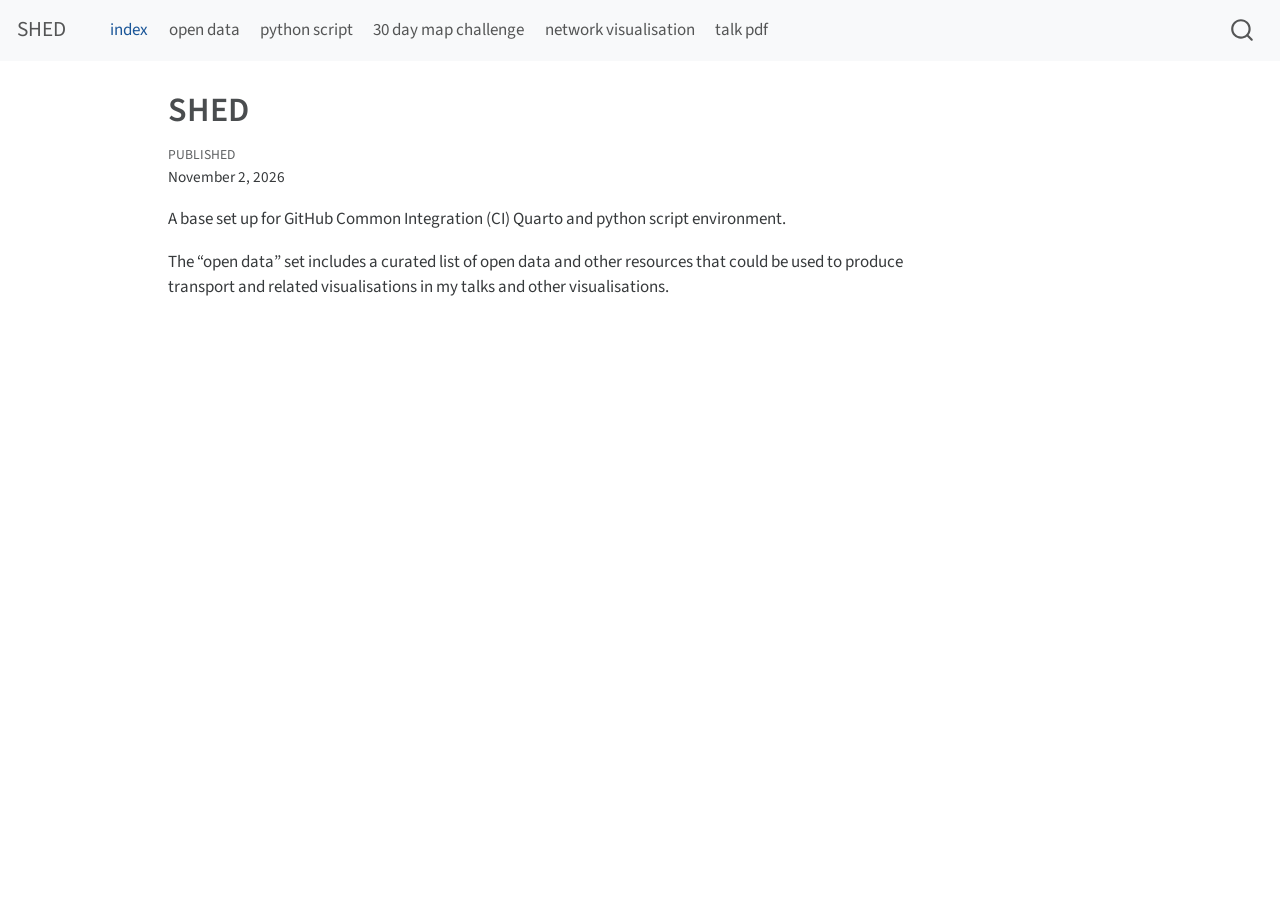
<file: index.html>
<!DOCTYPE html>
<html xmlns="http://www.w3.org/1999/xhtml" lang="en" xml:lang="en"><head>

<meta charset="utf-8">
<meta name="generator" content="quarto-1.3.340">

<meta name="viewport" content="width=device-width, initial-scale=1.0, user-scalable=yes">

<meta name="dcterms.date" content="2026-11-02">

<title>SHED</title>
<style>
code{white-space: pre-wrap;}
span.smallcaps{font-variant: small-caps;}
div.columns{display: flex; gap: min(4vw, 1.5em);}
div.column{flex: auto; overflow-x: auto;}
div.hanging-indent{margin-left: 1.5em; text-indent: -1.5em;}
ul.task-list{list-style: none;}
ul.task-list li input[type="checkbox"] {
  width: 0.8em;
  margin: 0 0.8em 0.2em -1em; /* quarto-specific, see https://github.com/quarto-dev/quarto-cli/issues/4556 */ 
  vertical-align: middle;
}
</style>


<script src="site_libs/quarto-nav/quarto-nav.js"></script>
<script src="site_libs/quarto-nav/headroom.min.js"></script>
<script src="site_libs/clipboard/clipboard.min.js"></script>
<script src="site_libs/quarto-search/autocomplete.umd.js"></script>
<script src="site_libs/quarto-search/fuse.min.js"></script>
<script src="site_libs/quarto-search/quarto-search.js"></script>
<meta name="quarto:offset" content="./">
<script src="site_libs/quarto-html/quarto.js"></script>
<script src="site_libs/quarto-html/popper.min.js"></script>
<script src="site_libs/quarto-html/tippy.umd.min.js"></script>
<script src="site_libs/quarto-html/anchor.min.js"></script>
<link href="site_libs/quarto-html/tippy.css" rel="stylesheet">
<link href="site_libs/quarto-html/quarto-syntax-highlighting.css" rel="stylesheet" id="quarto-text-highlighting-styles">
<script src="site_libs/bootstrap/bootstrap.min.js"></script>
<link href="site_libs/bootstrap/bootstrap-icons.css" rel="stylesheet">
<link href="site_libs/bootstrap/bootstrap.min.css" rel="stylesheet" id="quarto-bootstrap" data-mode="light">
<script id="quarto-search-options" type="application/json">{
  "location": "navbar",
  "copy-button": false,
  "collapse-after": 3,
  "panel-placement": "end",
  "type": "overlay",
  "limit": 20,
  "language": {
    "search-no-results-text": "No results",
    "search-matching-documents-text": "matching documents",
    "search-copy-link-title": "Copy link to search",
    "search-hide-matches-text": "Hide additional matches",
    "search-more-match-text": "more match in this document",
    "search-more-matches-text": "more matches in this document",
    "search-clear-button-title": "Clear",
    "search-detached-cancel-button-title": "Cancel",
    "search-submit-button-title": "Submit"
  }
}</script>


</head>

<body class="nav-fixed">

<div id="quarto-search-results"></div>
  <header id="quarto-header" class="headroom fixed-top">
    <nav class="navbar navbar-expand-lg navbar-dark ">
      <div class="navbar-container container-fluid">
      <div class="navbar-brand-container">
    <a class="navbar-brand" href="./index.html">
    <span class="navbar-title">SHED</span>
    </a>
  </div>
            <div id="quarto-search" class="" title="Search"></div>
          <button class="navbar-toggler" type="button" data-bs-toggle="collapse" data-bs-target="#navbarCollapse" aria-controls="navbarCollapse" aria-expanded="false" aria-label="Toggle navigation" onclick="if (window.quartoToggleHeadroom) { window.quartoToggleHeadroom(); }">
  <span class="navbar-toggler-icon"></span>
</button>
          <div class="collapse navbar-collapse" id="navbarCollapse">
            <ul class="navbar-nav navbar-nav-scroll me-auto">
  <li class="nav-item">
    <a class="nav-link active" href="./index.html" rel="" target="" aria-current="page">
 <span class="menu-text">index</span></a>
  </li>  
  <li class="nav-item">
    <a class="nav-link" href="./opendata.html" rel="" target="">
 <span class="menu-text">open data</span></a>
  </li>  
  <li class="nav-item">
    <a class="nav-link" href="./script.html" rel="" target="">
 <span class="menu-text">python script</span></a>
  </li>  
  <li class="nav-item">
    <a class="nav-link" href="./30daymapchallenge.html" rel="" target="">
 <span class="menu-text">30 day map challenge</span></a>
  </li>  
  <li class="nav-item">
    <a class="nav-link" href="./Netzwerk.html" rel="" target="">
 <span class="menu-text">network visualisation</span></a>
  </li>  
  <li class="nav-item">
    <a class="nav-link" href="./Vortrag.html" rel="" target="">
 <span class="menu-text">talk pdf</span></a>
  </li>  
</ul>
            <div class="quarto-navbar-tools ms-auto">
</div>
          </div> <!-- /navcollapse -->
      </div> <!-- /container-fluid -->
    </nav>
</header>
<!-- content -->
<div id="quarto-content" class="quarto-container page-columns page-rows-contents page-layout-article page-navbar">
<!-- sidebar -->
<!-- margin-sidebar -->
    <div id="quarto-margin-sidebar" class="sidebar margin-sidebar">
        
    </div>
<!-- main -->
<main class="content" id="quarto-document-content">

<header id="title-block-header" class="quarto-title-block default">
<div class="quarto-title">
<h1 class="title">SHED</h1>
</div>



<div class="quarto-title-meta">

    
    <div>
    <div class="quarto-title-meta-heading">Published</div>
    <div class="quarto-title-meta-contents">
      <p class="date">November 2, 2026</p>
    </div>
  </div>
  
    
  </div>
  

</header>

<p>A base set up for GitHub Common Integration (CI) Quarto and python script environment.</p>
<p>The “open data” set includes a curated list of open data and other resources that could be used to produce transport and related visualisations in my talks and other visualisations.</p>



</main> <!-- /main -->
<script id="quarto-html-after-body" type="application/javascript">
window.document.addEventListener("DOMContentLoaded", function (event) {
  const toggleBodyColorMode = (bsSheetEl) => {
    const mode = bsSheetEl.getAttribute("data-mode");
    const bodyEl = window.document.querySelector("body");
    if (mode === "dark") {
      bodyEl.classList.add("quarto-dark");
      bodyEl.classList.remove("quarto-light");
    } else {
      bodyEl.classList.add("quarto-light");
      bodyEl.classList.remove("quarto-dark");
    }
  }
  const toggleBodyColorPrimary = () => {
    const bsSheetEl = window.document.querySelector("link#quarto-bootstrap");
    if (bsSheetEl) {
      toggleBodyColorMode(bsSheetEl);
    }
  }
  toggleBodyColorPrimary();  
  const icon = "";
  const anchorJS = new window.AnchorJS();
  anchorJS.options = {
    placement: 'right',
    icon: icon
  };
  anchorJS.add('.anchored');
  const isCodeAnnotation = (el) => {
    for (const clz of el.classList) {
      if (clz.startsWith('code-annotation-')) {                     
        return true;
      }
    }
    return false;
  }
  const clipboard = new window.ClipboardJS('.code-copy-button', {
    text: function(trigger) {
      const codeEl = trigger.previousElementSibling.cloneNode(true);
      for (const childEl of codeEl.children) {
        if (isCodeAnnotation(childEl)) {
          childEl.remove();
        }
      }
      return codeEl.innerText;
    }
  });
  clipboard.on('success', function(e) {
    // button target
    const button = e.trigger;
    // don't keep focus
    button.blur();
    // flash "checked"
    button.classList.add('code-copy-button-checked');
    var currentTitle = button.getAttribute("title");
    button.setAttribute("title", "Copied!");
    let tooltip;
    if (window.bootstrap) {
      button.setAttribute("data-bs-toggle", "tooltip");
      button.setAttribute("data-bs-placement", "left");
      button.setAttribute("data-bs-title", "Copied!");
      tooltip = new bootstrap.Tooltip(button, 
        { trigger: "manual", 
          customClass: "code-copy-button-tooltip",
          offset: [0, -8]});
      tooltip.show();    
    }
    setTimeout(function() {
      if (tooltip) {
        tooltip.hide();
        button.removeAttribute("data-bs-title");
        button.removeAttribute("data-bs-toggle");
        button.removeAttribute("data-bs-placement");
      }
      button.setAttribute("title", currentTitle);
      button.classList.remove('code-copy-button-checked');
    }, 1000);
    // clear code selection
    e.clearSelection();
  });
  function tippyHover(el, contentFn) {
    const config = {
      allowHTML: true,
      content: contentFn,
      maxWidth: 500,
      delay: 100,
      arrow: false,
      appendTo: function(el) {
          return el.parentElement;
      },
      interactive: true,
      interactiveBorder: 10,
      theme: 'quarto',
      placement: 'bottom-start'
    };
    window.tippy(el, config); 
  }
  const noterefs = window.document.querySelectorAll('a[role="doc-noteref"]');
  for (var i=0; i<noterefs.length; i++) {
    const ref = noterefs[i];
    tippyHover(ref, function() {
      // use id or data attribute instead here
      let href = ref.getAttribute('data-footnote-href') || ref.getAttribute('href');
      try { href = new URL(href).hash; } catch {}
      const id = href.replace(/^#\/?/, "");
      const note = window.document.getElementById(id);
      return note.innerHTML;
    });
  }
      let selectedAnnoteEl;
      const selectorForAnnotation = ( cell, annotation) => {
        let cellAttr = 'data-code-cell="' + cell + '"';
        let lineAttr = 'data-code-annotation="' +  annotation + '"';
        const selector = 'span[' + cellAttr + '][' + lineAttr + ']';
        return selector;
      }
      const selectCodeLines = (annoteEl) => {
        const doc = window.document;
        const targetCell = annoteEl.getAttribute("data-target-cell");
        const targetAnnotation = annoteEl.getAttribute("data-target-annotation");
        const annoteSpan = window.document.querySelector(selectorForAnnotation(targetCell, targetAnnotation));
        const lines = annoteSpan.getAttribute("data-code-lines").split(",");
        const lineIds = lines.map((line) => {
          return targetCell + "-" + line;
        })
        let top = null;
        let height = null;
        let parent = null;
        if (lineIds.length > 0) {
            //compute the position of the single el (top and bottom and make a div)
            const el = window.document.getElementById(lineIds[0]);
            top = el.offsetTop;
            height = el.offsetHeight;
            parent = el.parentElement.parentElement;
          if (lineIds.length > 1) {
            const lastEl = window.document.getElementById(lineIds[lineIds.length - 1]);
            const bottom = lastEl.offsetTop + lastEl.offsetHeight;
            height = bottom - top;
          }
          if (top !== null && height !== null && parent !== null) {
            // cook up a div (if necessary) and position it 
            let div = window.document.getElementById("code-annotation-line-highlight");
            if (div === null) {
              div = window.document.createElement("div");
              div.setAttribute("id", "code-annotation-line-highlight");
              div.style.position = 'absolute';
              parent.appendChild(div);
            }
            div.style.top = top - 2 + "px";
            div.style.height = height + 4 + "px";
            let gutterDiv = window.document.getElementById("code-annotation-line-highlight-gutter");
            if (gutterDiv === null) {
              gutterDiv = window.document.createElement("div");
              gutterDiv.setAttribute("id", "code-annotation-line-highlight-gutter");
              gutterDiv.style.position = 'absolute';
              const codeCell = window.document.getElementById(targetCell);
              const gutter = codeCell.querySelector('.code-annotation-gutter');
              gutter.appendChild(gutterDiv);
            }
            gutterDiv.style.top = top - 2 + "px";
            gutterDiv.style.height = height + 4 + "px";
          }
          selectedAnnoteEl = annoteEl;
        }
      };
      const unselectCodeLines = () => {
        const elementsIds = ["code-annotation-line-highlight", "code-annotation-line-highlight-gutter"];
        elementsIds.forEach((elId) => {
          const div = window.document.getElementById(elId);
          if (div) {
            div.remove();
          }
        });
        selectedAnnoteEl = undefined;
      };
      // Attach click handler to the DT
      const annoteDls = window.document.querySelectorAll('dt[data-target-cell]');
      for (const annoteDlNode of annoteDls) {
        annoteDlNode.addEventListener('click', (event) => {
          const clickedEl = event.target;
          if (clickedEl !== selectedAnnoteEl) {
            unselectCodeLines();
            const activeEl = window.document.querySelector('dt[data-target-cell].code-annotation-active');
            if (activeEl) {
              activeEl.classList.remove('code-annotation-active');
            }
            selectCodeLines(clickedEl);
            clickedEl.classList.add('code-annotation-active');
          } else {
            // Unselect the line
            unselectCodeLines();
            clickedEl.classList.remove('code-annotation-active');
          }
        });
      }
  const findCites = (el) => {
    const parentEl = el.parentElement;
    if (parentEl) {
      const cites = parentEl.dataset.cites;
      if (cites) {
        return {
          el,
          cites: cites.split(' ')
        };
      } else {
        return findCites(el.parentElement)
      }
    } else {
      return undefined;
    }
  };
  var bibliorefs = window.document.querySelectorAll('a[role="doc-biblioref"]');
  for (var i=0; i<bibliorefs.length; i++) {
    const ref = bibliorefs[i];
    const citeInfo = findCites(ref);
    if (citeInfo) {
      tippyHover(citeInfo.el, function() {
        var popup = window.document.createElement('div');
        citeInfo.cites.forEach(function(cite) {
          var citeDiv = window.document.createElement('div');
          citeDiv.classList.add('hanging-indent');
          citeDiv.classList.add('csl-entry');
          var biblioDiv = window.document.getElementById('ref-' + cite);
          if (biblioDiv) {
            citeDiv.innerHTML = biblioDiv.innerHTML;
          }
          popup.appendChild(citeDiv);
        });
        return popup.innerHTML;
      });
    }
  }
});
</script>
</div> <!-- /content -->



</body></html>
</file>
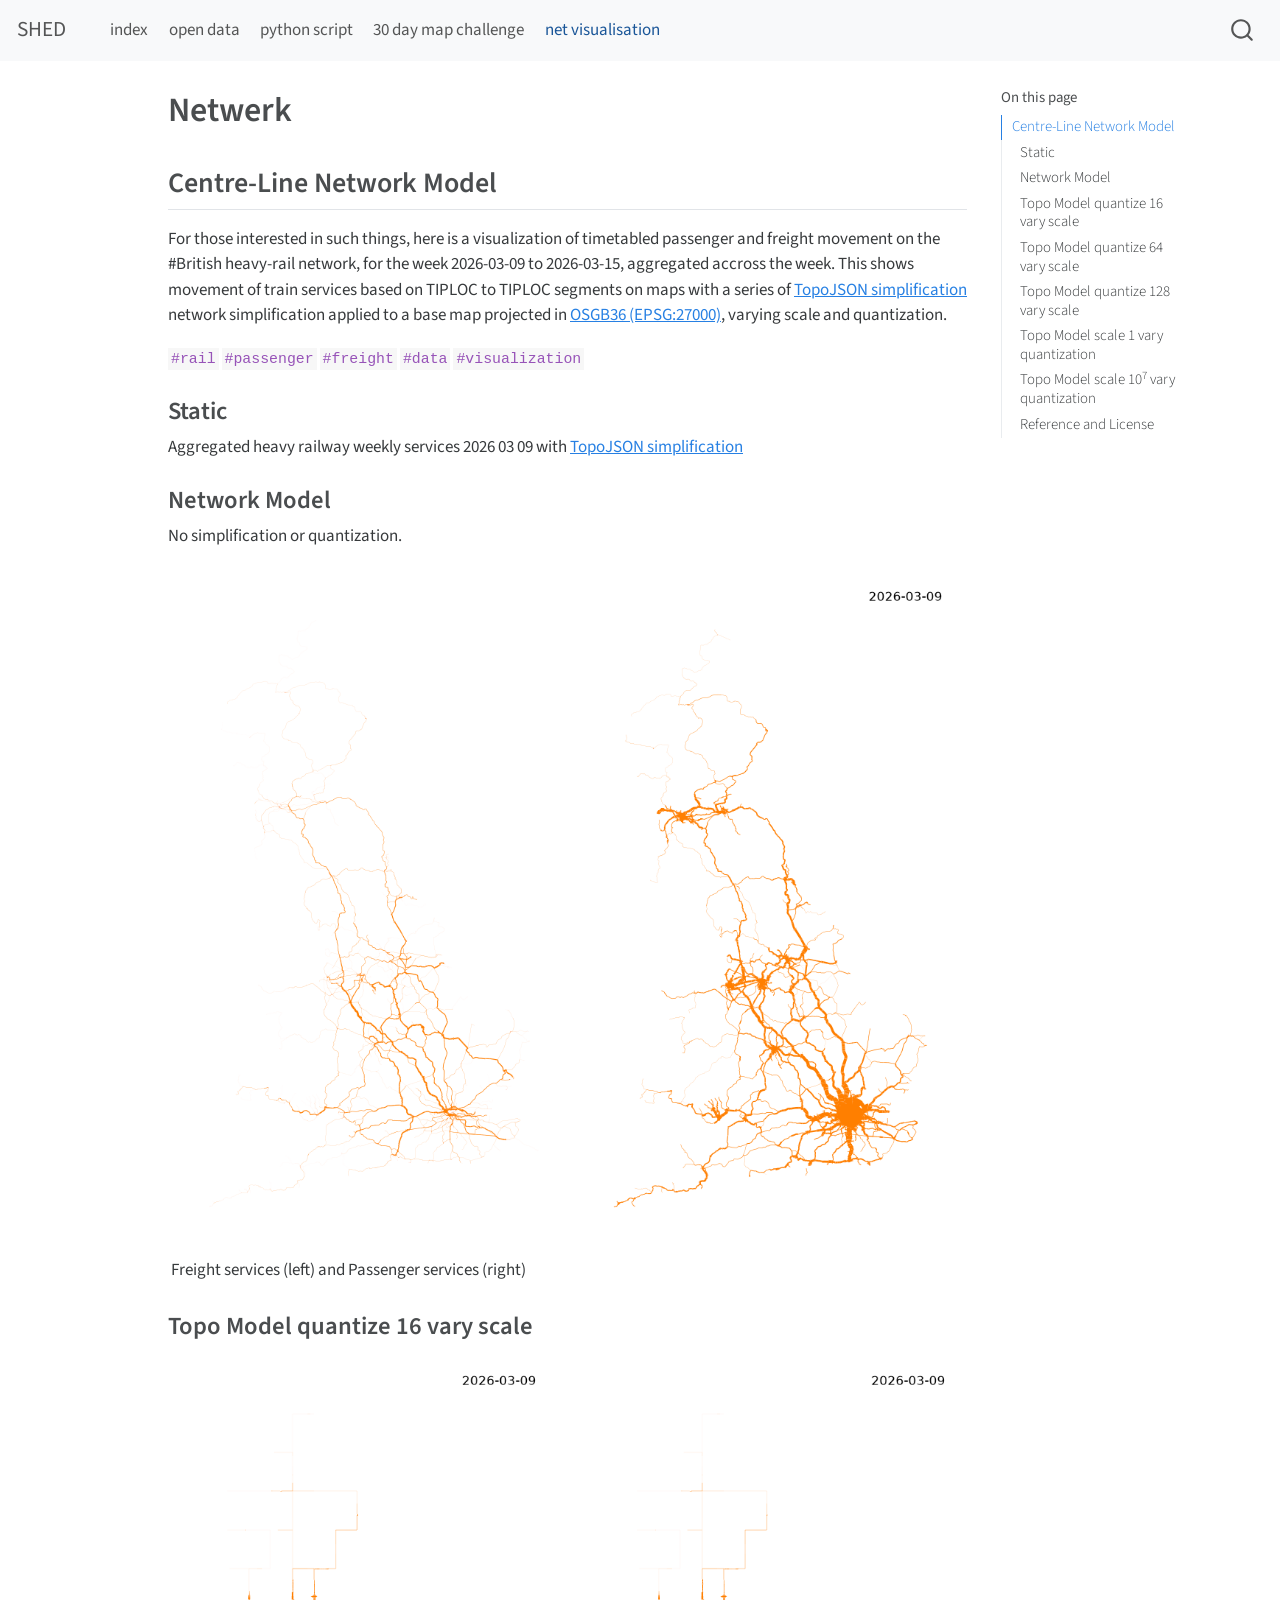
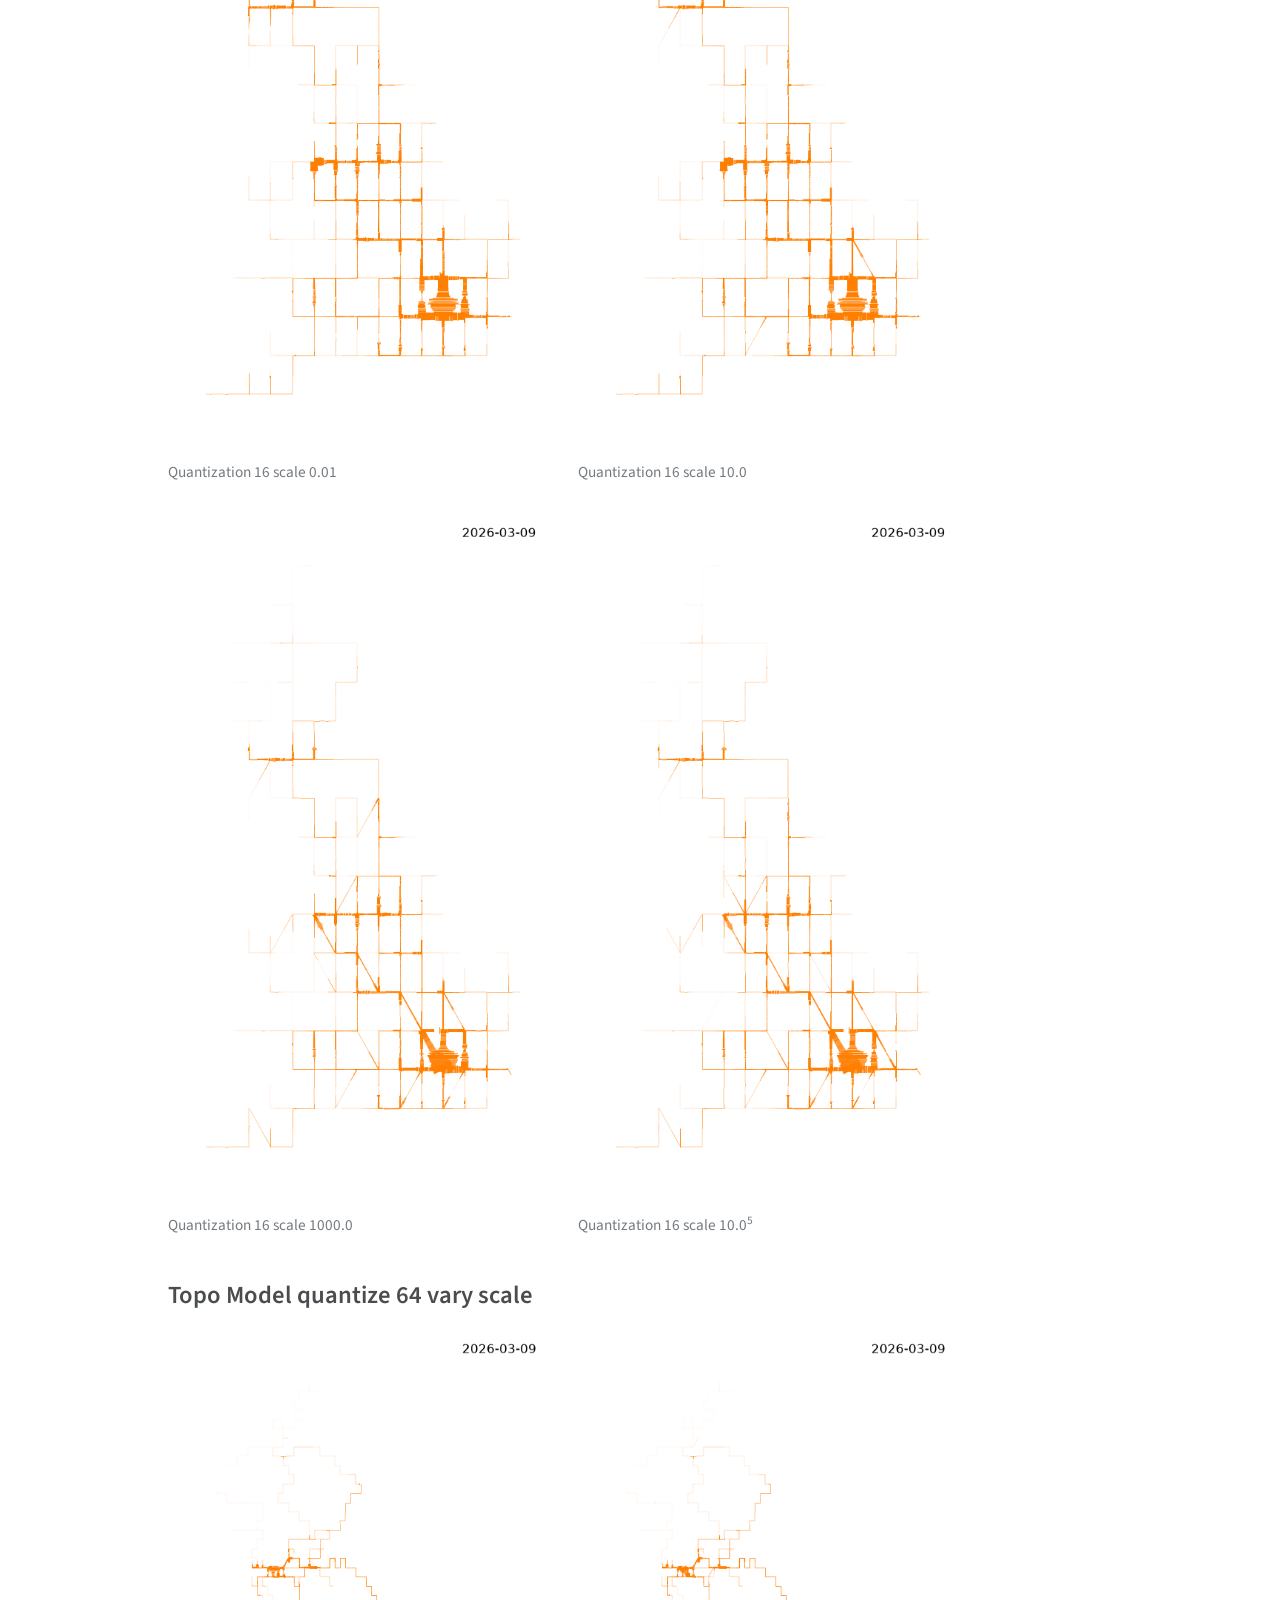
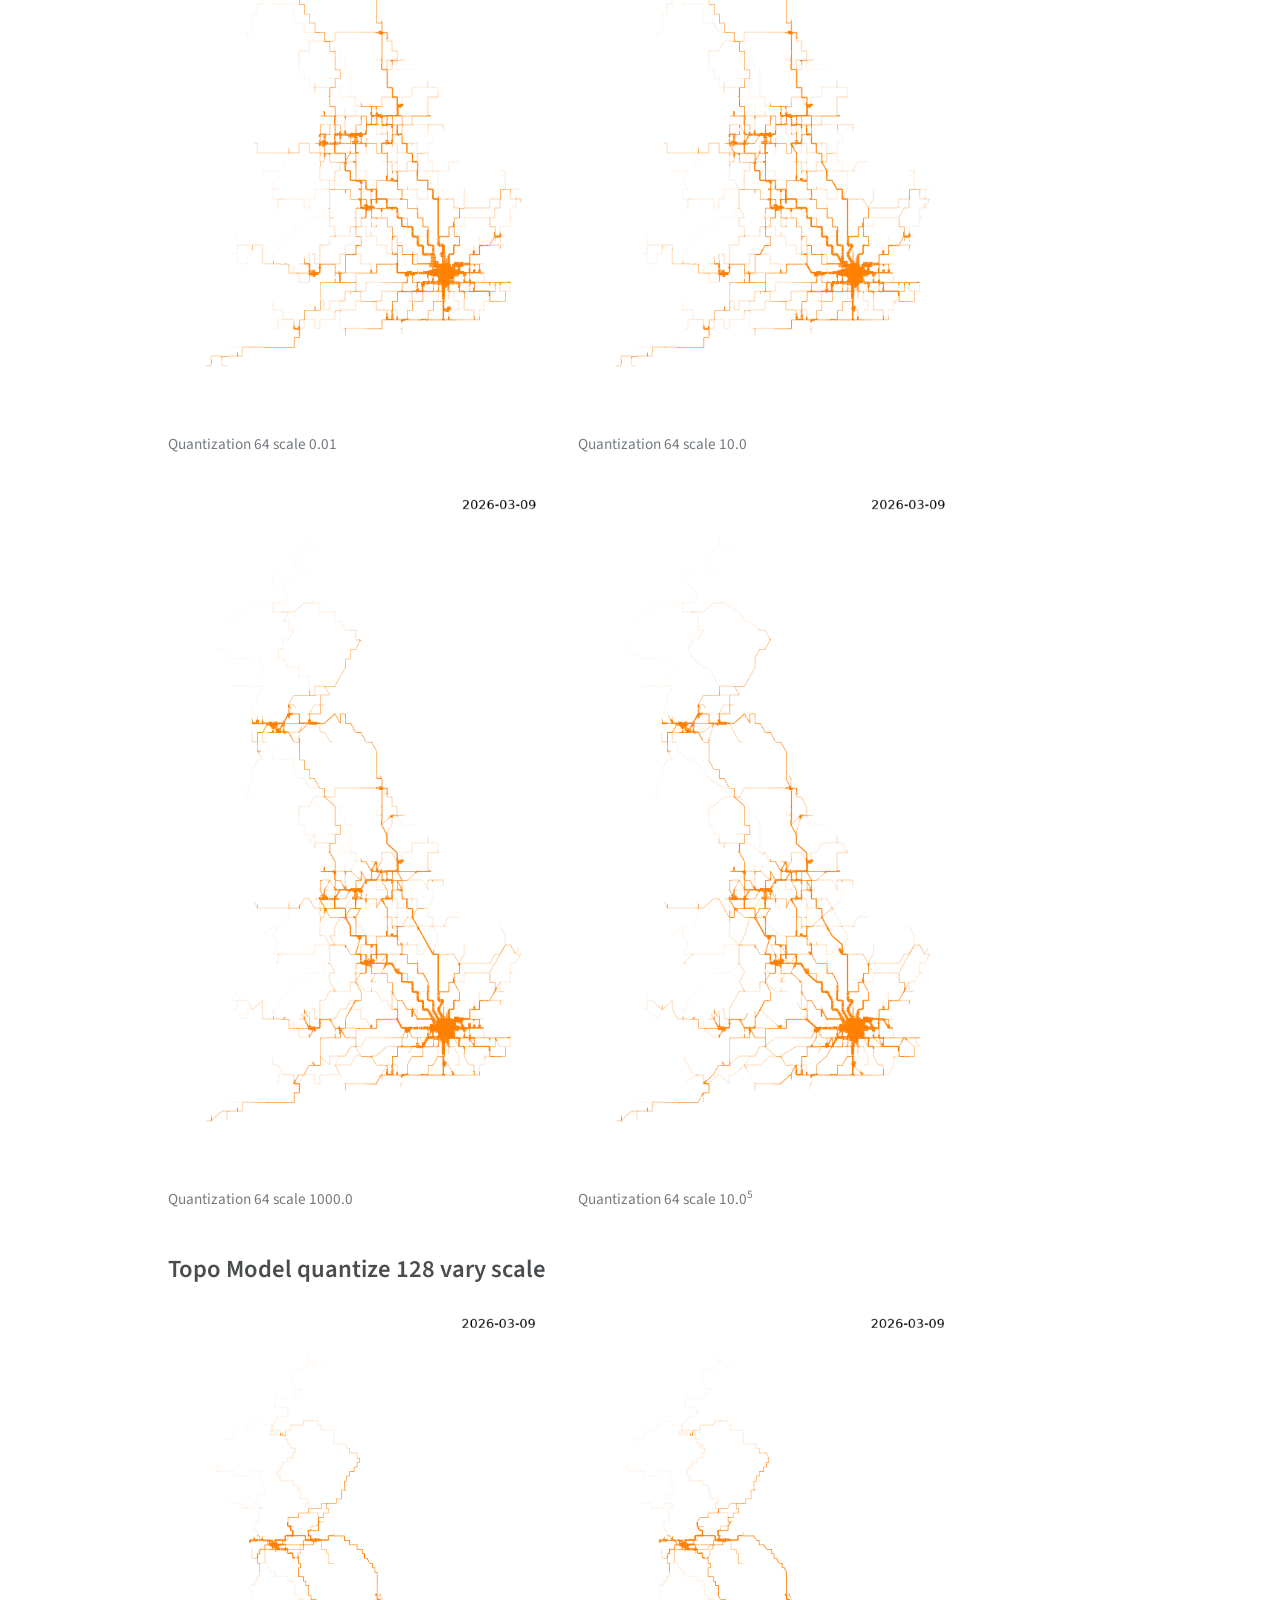
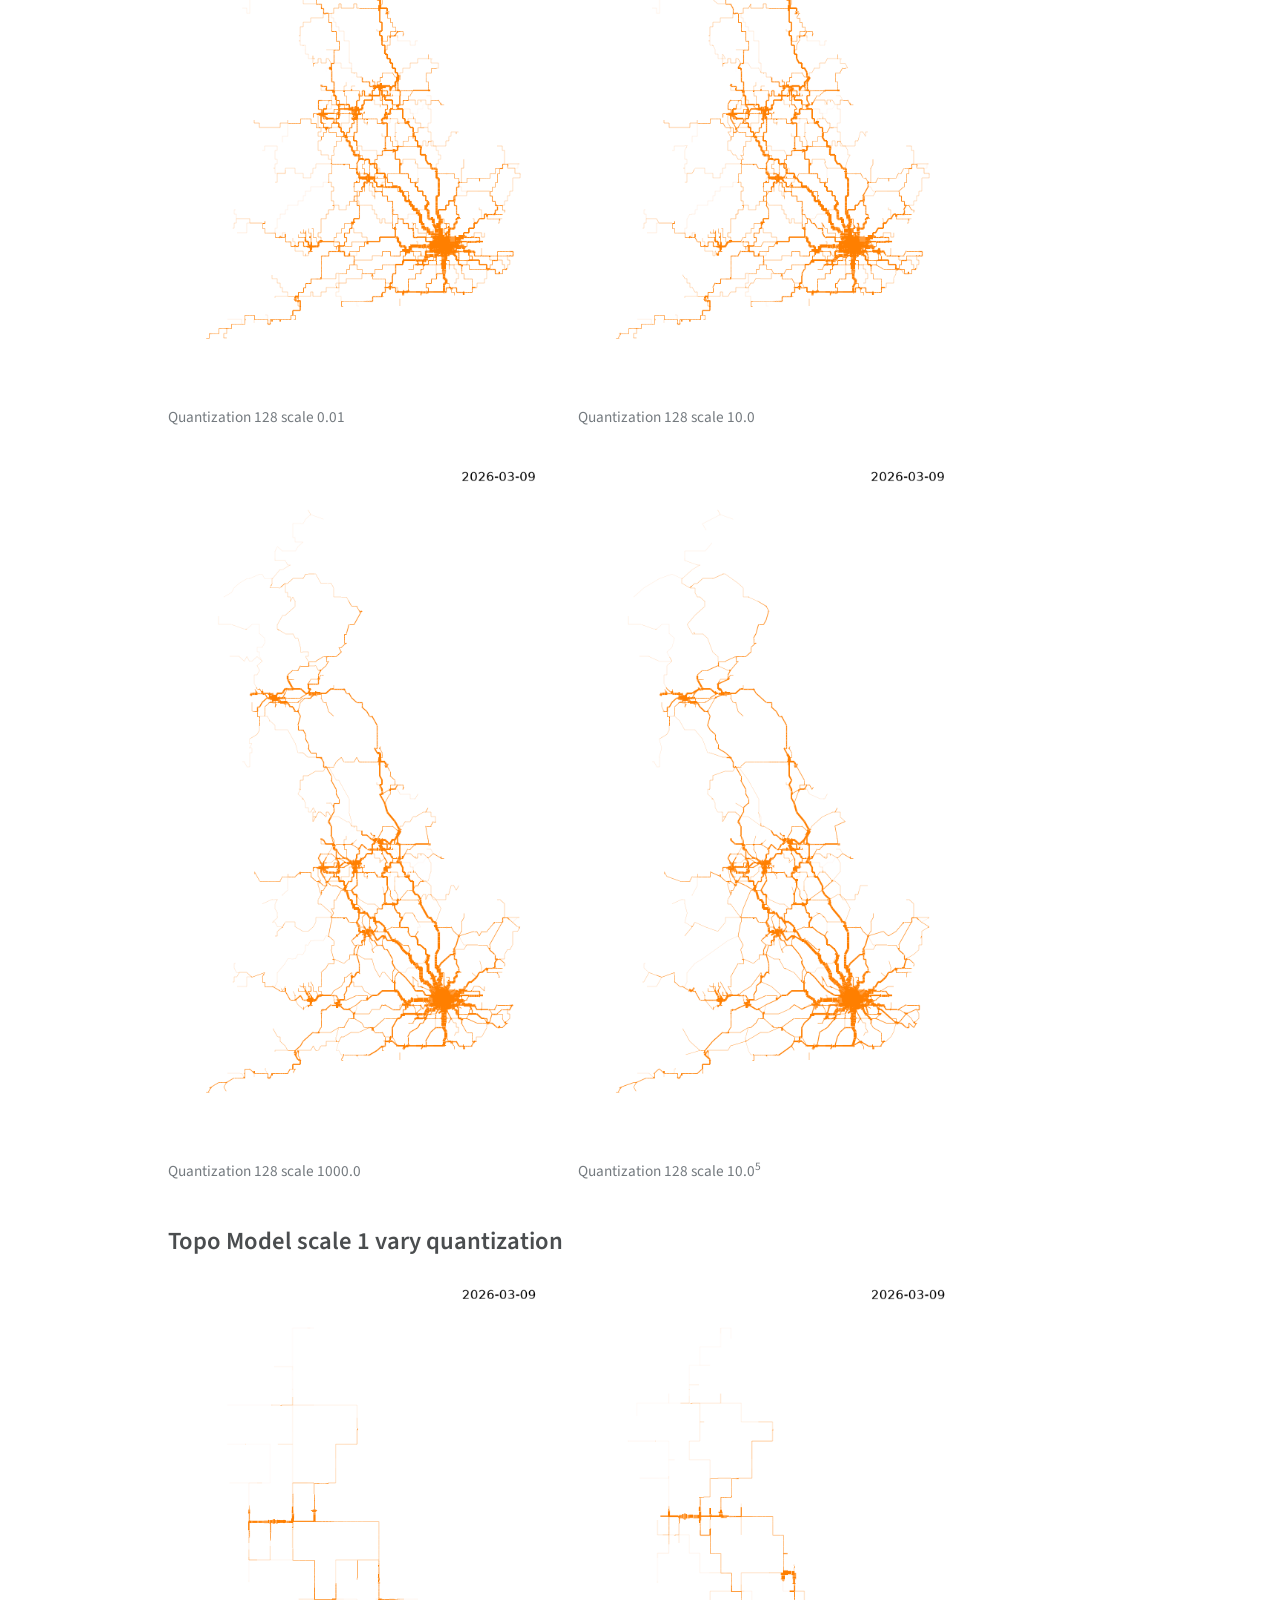
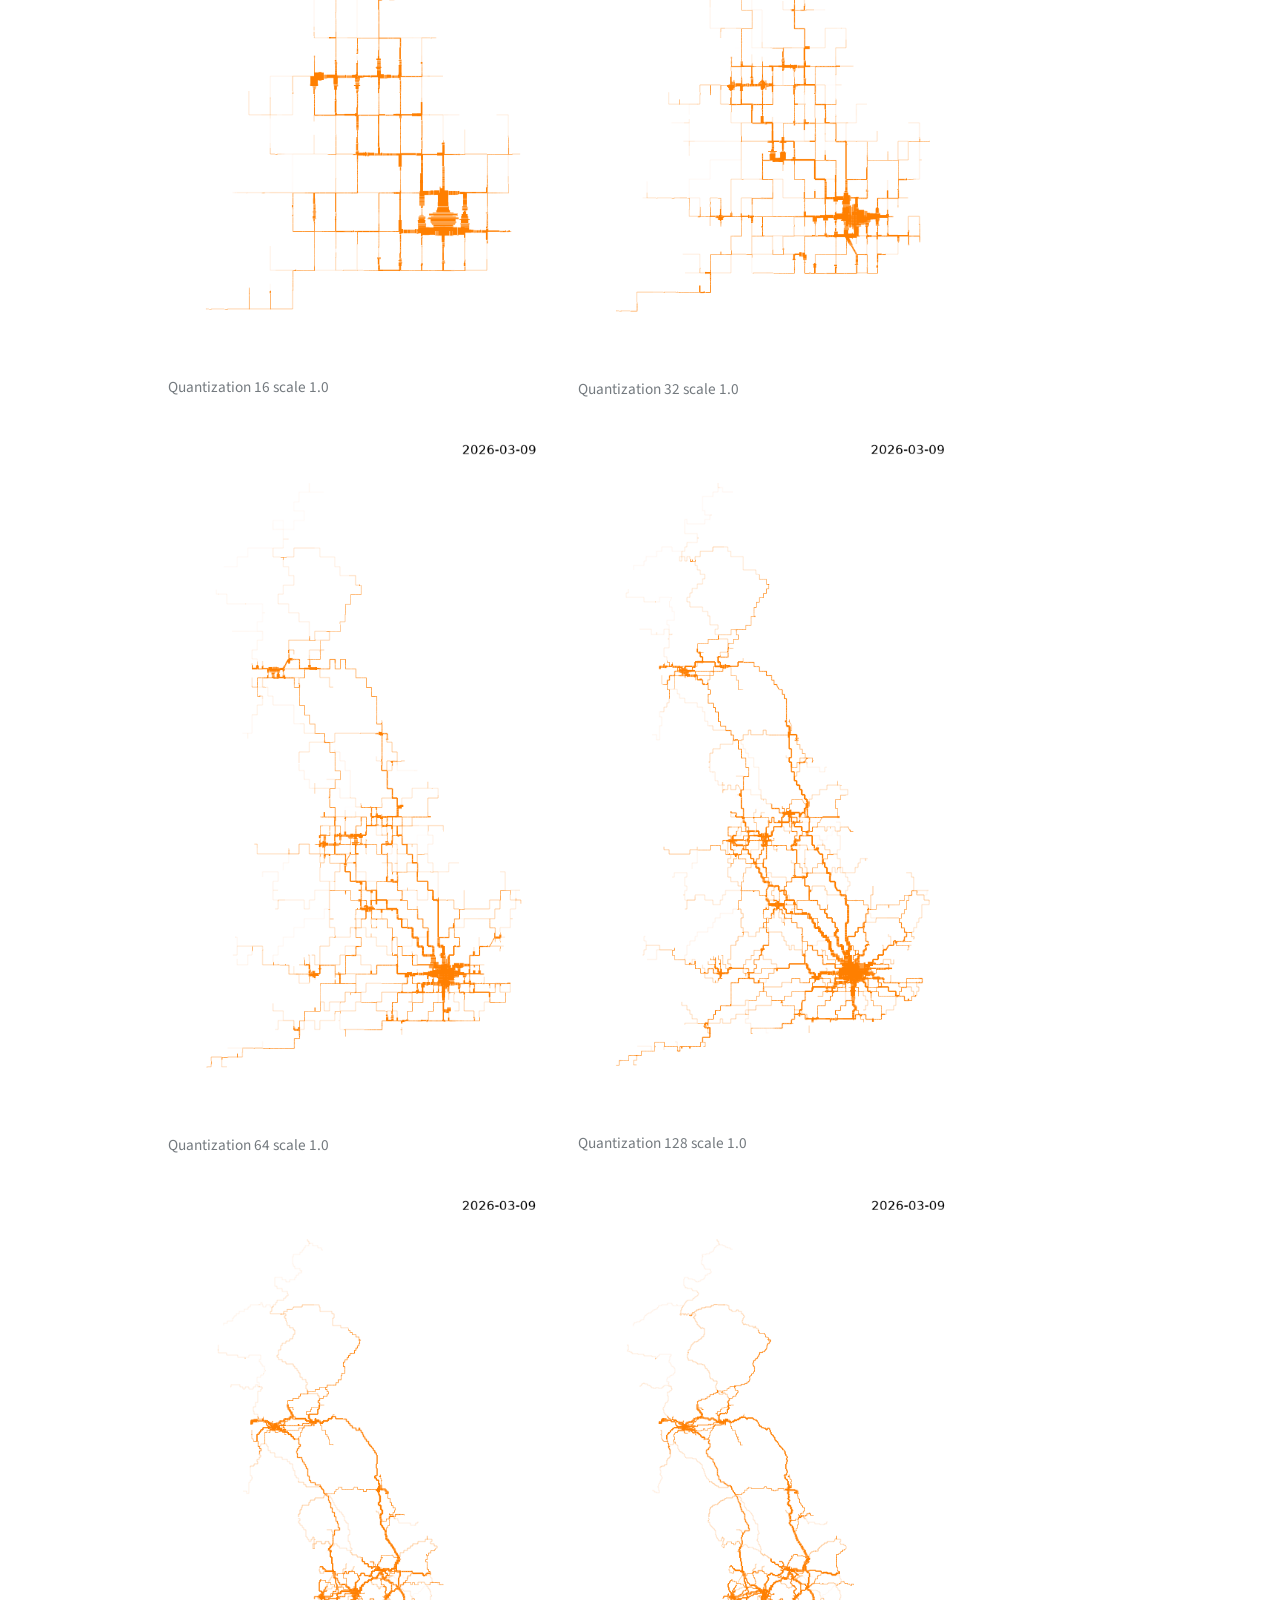
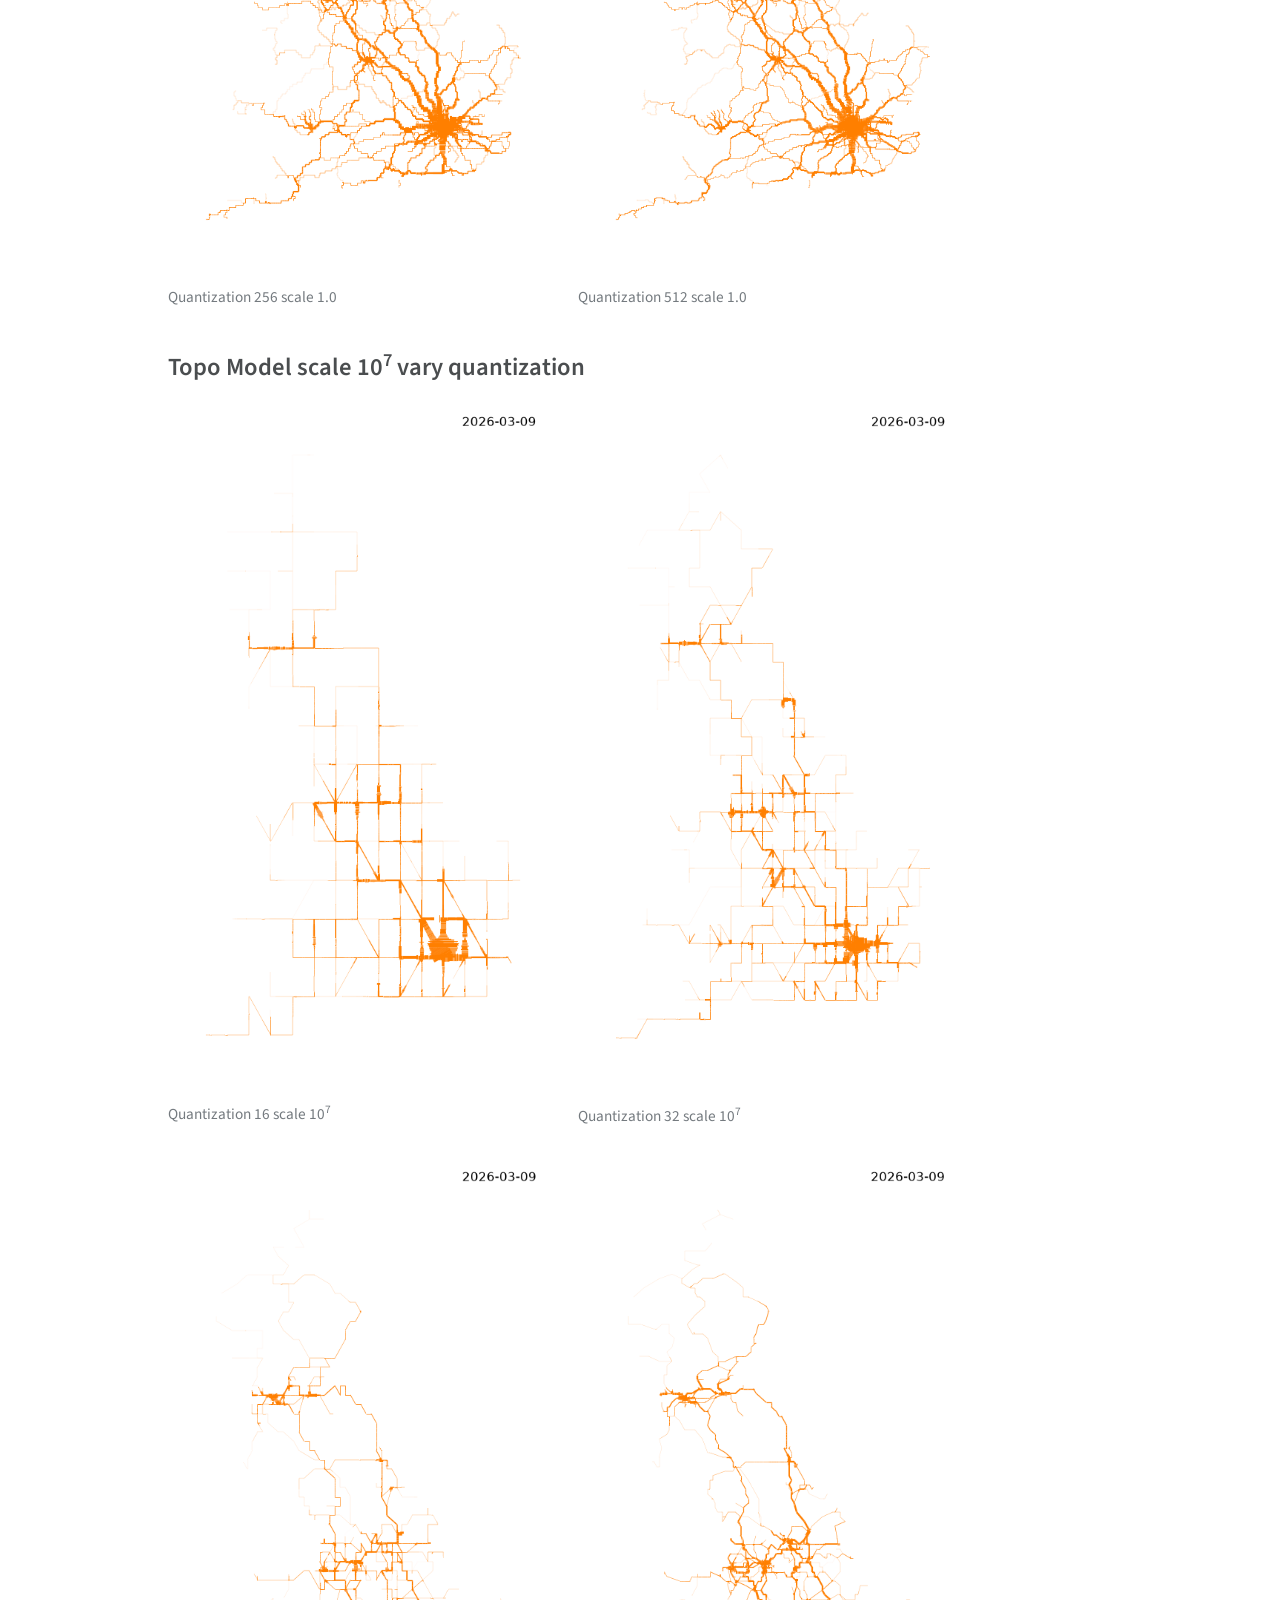
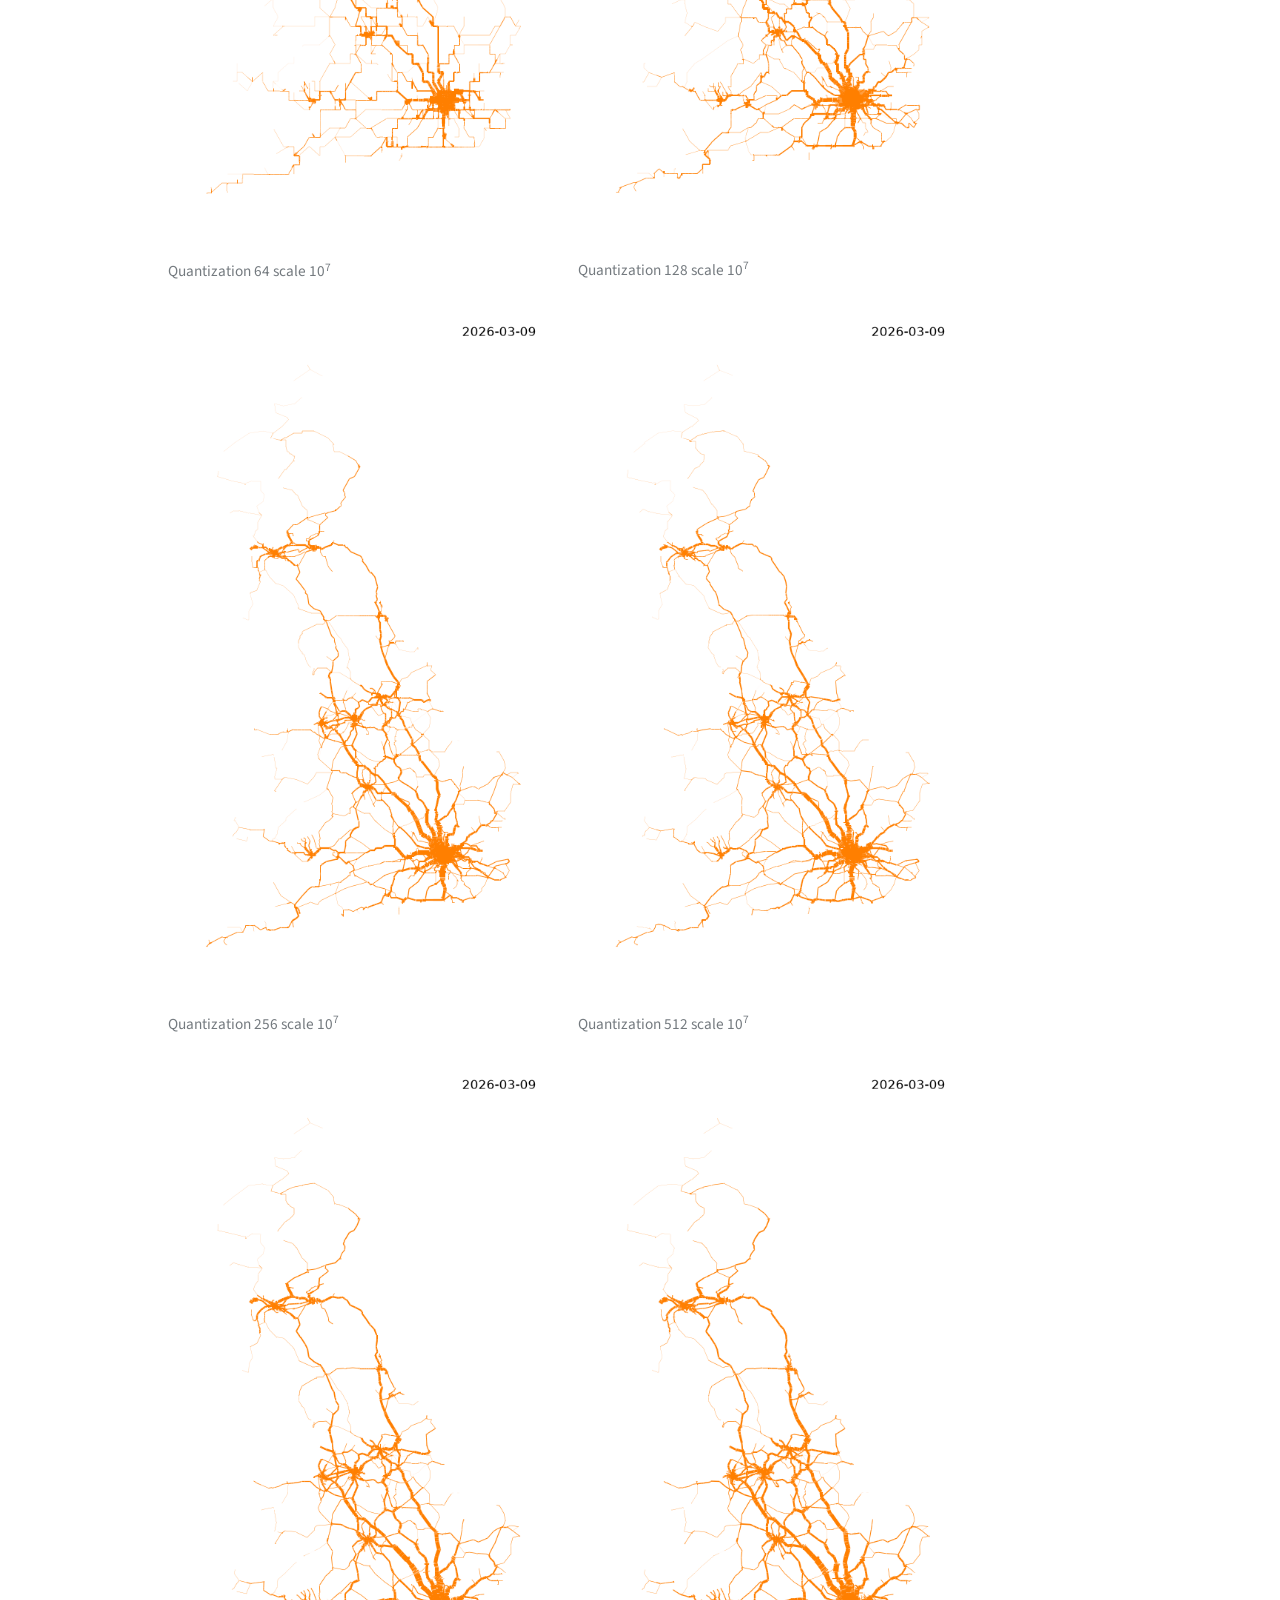
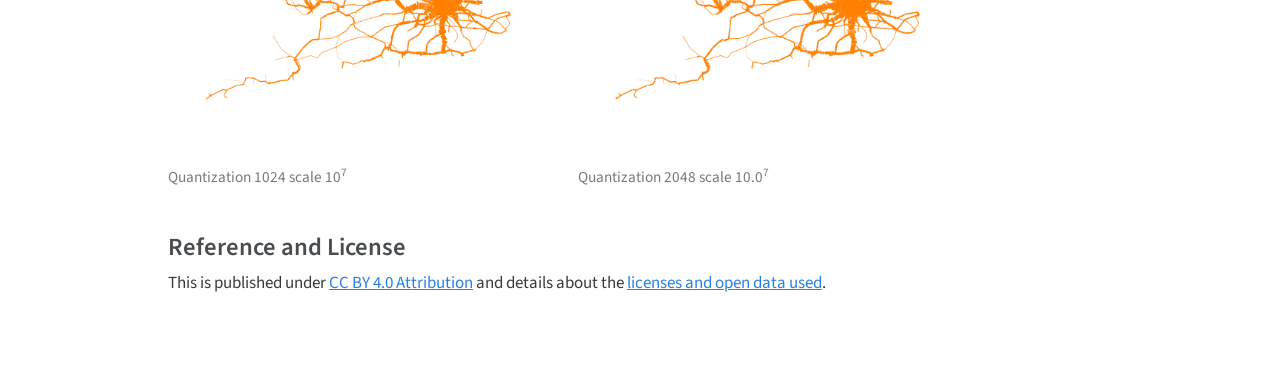
<file: Netwerk.html>
<!DOCTYPE html>
<html xmlns="http://www.w3.org/1999/xhtml" lang="en" xml:lang="en"><head>

<meta charset="utf-8">
<meta name="generator" content="quarto-1.3.340">

<meta name="viewport" content="width=device-width, initial-scale=1.0, user-scalable=yes">


<title>SHED - Netwerk</title>
<style>
code{white-space: pre-wrap;}
span.smallcaps{font-variant: small-caps;}
div.columns{display: flex; gap: min(4vw, 1.5em);}
div.column{flex: auto; overflow-x: auto;}
div.hanging-indent{margin-left: 1.5em; text-indent: -1.5em;}
ul.task-list{list-style: none;}
ul.task-list li input[type="checkbox"] {
  width: 0.8em;
  margin: 0 0.8em 0.2em -1em; /* quarto-specific, see https://github.com/quarto-dev/quarto-cli/issues/4556 */ 
  vertical-align: middle;
}
</style>


<script src="site_libs/quarto-nav/quarto-nav.js"></script>
<script src="site_libs/quarto-nav/headroom.min.js"></script>
<script src="site_libs/clipboard/clipboard.min.js"></script>
<script src="site_libs/quarto-search/autocomplete.umd.js"></script>
<script src="site_libs/quarto-search/fuse.min.js"></script>
<script src="site_libs/quarto-search/quarto-search.js"></script>
<meta name="quarto:offset" content="./">
<script src="site_libs/quarto-html/quarto.js"></script>
<script src="site_libs/quarto-html/popper.min.js"></script>
<script src="site_libs/quarto-html/tippy.umd.min.js"></script>
<script src="site_libs/quarto-html/anchor.min.js"></script>
<link href="site_libs/quarto-html/tippy.css" rel="stylesheet">
<link href="site_libs/quarto-html/quarto-syntax-highlighting.css" rel="stylesheet" id="quarto-text-highlighting-styles">
<script src="site_libs/bootstrap/bootstrap.min.js"></script>
<link href="site_libs/bootstrap/bootstrap-icons.css" rel="stylesheet">
<link href="site_libs/bootstrap/bootstrap.min.css" rel="stylesheet" id="quarto-bootstrap" data-mode="light">
<script id="quarto-search-options" type="application/json">{
  "location": "navbar",
  "copy-button": false,
  "collapse-after": 3,
  "panel-placement": "end",
  "type": "overlay",
  "limit": 20,
  "language": {
    "search-no-results-text": "No results",
    "search-matching-documents-text": "matching documents",
    "search-copy-link-title": "Copy link to search",
    "search-hide-matches-text": "Hide additional matches",
    "search-more-match-text": "more match in this document",
    "search-more-matches-text": "more matches in this document",
    "search-clear-button-title": "Clear",
    "search-detached-cancel-button-title": "Cancel",
    "search-submit-button-title": "Submit"
  }
}</script>


</head>

<body class="nav-fixed">

<div id="quarto-search-results"></div>
  <header id="quarto-header" class="headroom fixed-top">
    <nav class="navbar navbar-expand-lg navbar-dark ">
      <div class="navbar-container container-fluid">
      <div class="navbar-brand-container">
    <a class="navbar-brand" href="./index.html">
    <span class="navbar-title">SHED</span>
    </a>
  </div>
            <div id="quarto-search" class="" title="Search"></div>
          <button class="navbar-toggler" type="button" data-bs-toggle="collapse" data-bs-target="#navbarCollapse" aria-controls="navbarCollapse" aria-expanded="false" aria-label="Toggle navigation" onclick="if (window.quartoToggleHeadroom) { window.quartoToggleHeadroom(); }">
  <span class="navbar-toggler-icon"></span>
</button>
          <div class="collapse navbar-collapse" id="navbarCollapse">
            <ul class="navbar-nav navbar-nav-scroll me-auto">
  <li class="nav-item">
    <a class="nav-link" href="./index.html" rel="" target="">
 <span class="menu-text">index</span></a>
  </li>  
  <li class="nav-item">
    <a class="nav-link" href="./opendata.html" rel="" target="">
 <span class="menu-text">open data</span></a>
  </li>  
  <li class="nav-item">
    <a class="nav-link" href="./script.html" rel="" target="">
 <span class="menu-text">python script</span></a>
  </li>  
  <li class="nav-item">
    <a class="nav-link" href="./30daymapchallenge.html" rel="" target="">
 <span class="menu-text">30 day map challenge</span></a>
  </li>  
  <li class="nav-item">
    <a class="nav-link active" href="./Netwerk.html" rel="" target="" aria-current="page">
 <span class="menu-text">net visualisation</span></a>
  </li>  
</ul>
            <div class="quarto-navbar-tools ms-auto">
</div>
          </div> <!-- /navcollapse -->
      </div> <!-- /container-fluid -->
    </nav>
</header>
<!-- content -->
<div id="quarto-content" class="quarto-container page-columns page-rows-contents page-layout-article page-navbar">
<!-- sidebar -->
<!-- margin-sidebar -->
    <div id="quarto-margin-sidebar" class="sidebar margin-sidebar">
        <nav id="TOC" role="doc-toc" class="toc-active">
    <h2 id="toc-title">On this page</h2>
   
  <ul>
  <li><a href="#centre-line-network-model" id="toc-centre-line-network-model" class="nav-link active" data-scroll-target="#centre-line-network-model">Centre-Line Network Model</a>
  <ul class="collapse">
  <li><a href="#static" id="toc-static" class="nav-link" data-scroll-target="#static">Static</a></li>
  <li><a href="#network-model" id="toc-network-model" class="nav-link" data-scroll-target="#network-model">Network Model</a></li>
  <li><a href="#topo-model-quantize-16-vary-scale" id="toc-topo-model-quantize-16-vary-scale" class="nav-link" data-scroll-target="#topo-model-quantize-16-vary-scale">Topo Model quantize 16 vary scale</a></li>
  <li><a href="#topo-model-quantize-64-vary-scale" id="toc-topo-model-quantize-64-vary-scale" class="nav-link" data-scroll-target="#topo-model-quantize-64-vary-scale">Topo Model quantize 64 vary scale</a></li>
  <li><a href="#topo-model-quantize-128-vary-scale" id="toc-topo-model-quantize-128-vary-scale" class="nav-link" data-scroll-target="#topo-model-quantize-128-vary-scale">Topo Model quantize 128 vary scale</a></li>
  <li><a href="#topo-model-scale-1-vary-quantization" id="toc-topo-model-scale-1-vary-quantization" class="nav-link" data-scroll-target="#topo-model-scale-1-vary-quantization">Topo Model scale 1 vary quantization</a></li>
  <li><a href="#topo-model-scale-107-vary-quantization" id="toc-topo-model-scale-107-vary-quantization" class="nav-link" data-scroll-target="#topo-model-scale-107-vary-quantization">Topo Model scale 10<sup>7</sup> vary quantization</a></li>
  <li><a href="#reference-and-license" id="toc-reference-and-license" class="nav-link" data-scroll-target="#reference-and-license">Reference and License</a></li>
  </ul></li>
  </ul>
</nav>
    </div>
<!-- main -->
<main class="content" id="quarto-document-content">

<header id="title-block-header" class="quarto-title-block default">
<div class="quarto-title">
<h1 class="title">Netwerk</h1>
</div>



<div class="quarto-title-meta">

    
  
    
  </div>
  

</header>

<section id="centre-line-network-model" class="level2">
<h2 class="anchored" data-anchor-id="centre-line-network-model">Centre-Line Network Model</h2>
<p>For those interested in such things, here is a visualization of timetabled passenger and freight movement on the #British heavy-rail network, for the week 2026-03-09 to 2026-03-15, aggregated accross the week. This shows movement of train services based on TIPLOC to TIPLOC segments on maps with a series of <a href="https://github.com/topojson/topojson-specification">TopoJSON simplification</a> network simplification applied to a base map projected in <a href="https://epsg.io/27700">OSGB36 (EPSG:27000)</a>, varying scale and quantization.</p>
<p><code>#rail</code> <code>#passenger</code> <code>#freight</code> <code>#data</code> <code>#visualization</code></p>
<section id="static" class="level3">
<h3 class="anchored" data-anchor-id="static">Static</h3>
<p>Aggregated heavy railway weekly services 2026 03 09 with <a href="https://github.com/topojson/topojson-specification">TopoJSON simplification</a></p>
</section>
<section id="network-model" class="level3">
<h3 class="anchored" data-anchor-id="network-model">Network Model</h3>
<p>No simplification or quantization.</p>
<div class="quarto-layout-panel">
<div class="quarto-layout-row quarto-layout-valign-top">
<div class="quarto-layout-cell" style="flex-basis: 100.0%;justify-content: center;">
<p><img src="00-0000.0/2026-03-09-1440-join-007.png" class="lightbox img-fluid" style="width:100.0%" data-fig-align="center" alt="A map as orange lines with showing heavy railway freight (left) and passenger services (right) the width proportional to the aggregated number of services that operated on week of 9 March 2026. The line width is proportional to the number of timetabled services that operated."> Freight services (left) and Passenger services (right)</p>
</div>
</div>
</div>
</section>
<section id="topo-model-quantize-16-vary-scale" class="level3">
<h3 class="anchored" data-anchor-id="topo-model-quantize-16-vary-scale">Topo Model quantize 16 vary scale</h3>
<div class="quarto-layout-panel">
<div class="quarto-layout-row quarto-layout-valign-top">
<div class="quarto-layout-cell" style="flex-basis: 50.0%;justify-content: center;">
<div class="quarto-figure quarto-figure-center">
<figure class="figure">
<p><img src="00-0016.0/2026-03-09-1440-passenger-007.png" class="lightbox img-fluid figure-img" alt="A map as orange lines with showing heavy railway freight (left) and passenger services (right) the width proportional to the aggregated number of services that operated on week of 9 March 2026. The line width is proportional to the number of timetabled services that operated."></p>
<figcaption class="figure-caption">Quantization 16 scale 0.01</figcaption>
</figure>
</div>
</div>
<div class="quarto-layout-cell" style="flex-basis: 50.0%;justify-content: center;">
<div class="quarto-figure quarto-figure-center">
<figure class="figure">
<p><img src="04-0016.0/2026-03-09-1440-passenger-007.png" class="lightbox img-fluid figure-img" alt="A map as orange lines with showing heavy railway freight (left) and passenger services (right) the width proportional to the aggregated number of services that operated on week of 9 March 2026. The line width is proportional to the number of timetabled services that operated."></p>
<figcaption class="figure-caption">Quantization 16 scale 10.0</figcaption>
</figure>
</div>
</div>
</div>
<div class="quarto-layout-row quarto-layout-valign-top">
<div class="quarto-layout-cell" style="flex-basis: 50.0%;justify-content: center;">
<div class="quarto-figure quarto-figure-center">
<figure class="figure">
<p><img src="06-0016.0/2026-03-09-1440-passenger-007.png" class="lightbox img-fluid figure-img" alt="A map as orange lines with showing heavy railway freight (left) and passenger services (right) the width proportional to the aggregated number of services that operated on week of 9 March 2026. The line width is proportional to the number of timetabled services that operated."></p>
<figcaption class="figure-caption">Quantization 16 scale 1000.0</figcaption>
</figure>
</div>
</div>
<div class="quarto-layout-cell" style="flex-basis: 50.0%;justify-content: center;">
<div class="quarto-figure quarto-figure-center">
<figure class="figure">
<p><img src="08-0016.0/2026-03-09-1440-passenger-007.png" class="lightbox img-fluid figure-img" alt="A map as orange lines with showing heavy railway freight (left) and passenger services (right) the width proportional to the aggregated number of services that operated on week of 9 March 2026. The line width is proportional to the number of timetabled services that operated."></p>
<figcaption class="figure-caption">Quantization 16 scale 10.0<sup>5</sup></figcaption>
</figure>
</div>
</div>
</div>
</div>
</section>
<section id="topo-model-quantize-64-vary-scale" class="level3">
<h3 class="anchored" data-anchor-id="topo-model-quantize-64-vary-scale">Topo Model quantize 64 vary scale</h3>
<div class="quarto-layout-panel">
<div class="quarto-layout-row quarto-layout-valign-top">
<div class="quarto-layout-cell" style="flex-basis: 50.0%;justify-content: center;">
<div class="quarto-figure quarto-figure-center">
<figure class="figure">
<p><img src="00-0064.0/2026-03-09-1440-passenger-007.png" class="lightbox img-fluid figure-img" alt="A map as orange lines with showing heavy railway freight (left) and passenger services (right) the width proportional to the aggregated number of services that operated on week of 9 March 2026. The line width is proportional to the number of timetabled services that operated."></p>
<figcaption class="figure-caption">Quantization 64 scale 0.01</figcaption>
</figure>
</div>
</div>
<div class="quarto-layout-cell" style="flex-basis: 50.0%;justify-content: center;">
<div class="quarto-figure quarto-figure-center">
<figure class="figure">
<p><img src="04-0064.0/2026-03-09-1440-passenger-007.png" class="lightbox img-fluid figure-img" alt="A map as orange lines with showing heavy railway freight (left) and passenger services (right) the width proportional to the aggregated number of services that operated on week of 9 March 2026. The line width is proportional to the number of timetabled services that operated."></p>
<figcaption class="figure-caption">Quantization 64 scale 10.0</figcaption>
</figure>
</div>
</div>
</div>
<div class="quarto-layout-row quarto-layout-valign-top">
<div class="quarto-layout-cell" style="flex-basis: 50.0%;justify-content: center;">
<div class="quarto-figure quarto-figure-center">
<figure class="figure">
<p><img src="06-0064.0/2026-03-09-1440-passenger-007.png" class="lightbox img-fluid figure-img" alt="A map as orange lines with showing heavy railway freight (left) and passenger services (right) the width proportional to the aggregated number of services that operated on week of 9 March 2026. The line width is proportional to the number of timetabled services that operated."></p>
<figcaption class="figure-caption">Quantization 64 scale 1000.0</figcaption>
</figure>
</div>
</div>
<div class="quarto-layout-cell" style="flex-basis: 50.0%;justify-content: center;">
<div class="quarto-figure quarto-figure-center">
<figure class="figure">
<p><img src="08-0064.0/2026-03-09-1440-passenger-007.png" class="lightbox img-fluid figure-img" alt="A map as orange lines with showing heavy railway freight (left) and passenger services (right) the width proportional to the aggregated number of services that operated on week of 9 March 2026. The line width is proportional to the number of timetabled services that operated."></p>
<figcaption class="figure-caption">Quantization 64 scale 10.0<sup>5</sup></figcaption>
</figure>
</div>
</div>
</div>
</div>
</section>
<section id="topo-model-quantize-128-vary-scale" class="level3">
<h3 class="anchored" data-anchor-id="topo-model-quantize-128-vary-scale">Topo Model quantize 128 vary scale</h3>
<div class="quarto-layout-panel">
<div class="quarto-layout-row quarto-layout-valign-top">
<div class="quarto-layout-cell" style="flex-basis: 50.0%;justify-content: center;">
<div class="quarto-figure quarto-figure-center">
<figure class="figure">
<p><img src="00-0128.0/2026-03-09-1440-passenger-007.png" class="lightbox img-fluid figure-img" alt="A map as orange lines with showing heavy railway freight (left) and passenger services (right) the width proportional to the aggregated number of services that operated on week of 9 March 2026. The line width is proportional to the number of timetabled services that operated."></p>
<figcaption class="figure-caption">Quantization 128 scale 0.01</figcaption>
</figure>
</div>
</div>
<div class="quarto-layout-cell" style="flex-basis: 50.0%;justify-content: center;">
<div class="quarto-figure quarto-figure-center">
<figure class="figure">
<p><img src="04-0128.0/2026-03-09-1440-passenger-007.png" class="lightbox img-fluid figure-img" alt="A map as orange lines with showing heavy railway freight (left) and passenger services (right) the width proportional to the aggregated number of services that operated on week of 9 March 2026. The line width is proportional to the number of timetabled services that operated."></p>
<figcaption class="figure-caption">Quantization 128 scale 10.0</figcaption>
</figure>
</div>
</div>
</div>
<div class="quarto-layout-row quarto-layout-valign-top">
<div class="quarto-layout-cell" style="flex-basis: 50.0%;justify-content: center;">
<div class="quarto-figure quarto-figure-center">
<figure class="figure">
<p><img src="06-0128.0/2026-03-09-1440-passenger-007.png" class="lightbox img-fluid figure-img" alt="A map as orange lines with showing heavy railway freight (left) and passenger services (right) the width proportional to the aggregated number of services that operated on week of 9 March 2026. The line width is proportional to the number of timetabled services that operated."></p>
<figcaption class="figure-caption">Quantization 128 scale 1000.0</figcaption>
</figure>
</div>
</div>
<div class="quarto-layout-cell" style="flex-basis: 50.0%;justify-content: center;">
<div class="quarto-figure quarto-figure-center">
<figure class="figure">
<p><img src="08-0128.0/2026-03-09-1440-passenger-007.png" class="lightbox img-fluid figure-img" alt="A map as orange lines with showing heavy railway freight (left) and passenger services (right) the width proportional to the aggregated number of services that operated on week of 9 March 2026. The line width is proportional to the number of timetabled services that operated."></p>
<figcaption class="figure-caption">Quantization 128 scale 10.0<sup>5</sup></figcaption>
</figure>
</div>
</div>
</div>
</div>
</section>
<section id="topo-model-scale-1-vary-quantization" class="level3">
<h3 class="anchored" data-anchor-id="topo-model-scale-1-vary-quantization">Topo Model scale 1 vary quantization</h3>
<div class="quarto-layout-panel">
<div class="quarto-layout-row quarto-layout-valign-top">
<div class="quarto-layout-cell" style="flex-basis: 50.0%;justify-content: center;">
<div class="quarto-figure quarto-figure-center">
<figure class="figure">
<p><img src="00-0016.0/2026-03-09-1440-passenger-007.png" class="lightbox img-fluid figure-img" alt="A map as orange lines with showing heavy railway freight (left) and passenger services (right) the width proportional to the aggregated number of services that operated on week of 9 March 2026. The line width is proportional to the number of timetabled services that operated."></p>
<figcaption class="figure-caption">Quantization 16 scale 1.0</figcaption>
</figure>
</div>
</div>
<div class="quarto-layout-cell" style="flex-basis: 50.0%;justify-content: center;">
<div class="quarto-figure quarto-figure-center">
<figure class="figure">
<p><img src="00-0032.0/2026-03-09-1440-passenger-007.png" class="lightbox img-fluid figure-img" alt="A map as orange lines with showing heavy railway freight (left) and passenger services (right) the width proportional to the aggregated number of services that operated on week of 9 March 2026. The line width is proportional to the number of timetabled services that operated."></p>
<figcaption class="figure-caption">Quantization 32 scale 1.0</figcaption>
</figure>
</div>
</div>
</div>
<div class="quarto-layout-row quarto-layout-valign-top">
<div class="quarto-layout-cell" style="flex-basis: 50.0%;justify-content: center;">
<div class="quarto-figure quarto-figure-center">
<figure class="figure">
<p><img src="00-0064.0/2026-03-09-1440-passenger-007.png" class="lightbox img-fluid figure-img" alt="A map as orange lines with showing heavy railway freight (left) and passenger services (right) the width proportional to the aggregated number of services that operated on week of 9 March 2026. The line width is proportional to the number of timetabled services that operated."></p>
<figcaption class="figure-caption">Quantization 64 scale 1.0</figcaption>
</figure>
</div>
</div>
<div class="quarto-layout-cell" style="flex-basis: 50.0%;justify-content: center;">
<div class="quarto-figure quarto-figure-center">
<figure class="figure">
<p><img src="00-0128.0/2026-03-09-1440-passenger-007.png" class="lightbox img-fluid figure-img" alt="A map as orange lines with showing heavy railway freight (left) and passenger services (right) the width proportional to the aggregated number of services that operated on week of 9 March 2026. The line width is proportional to the number of timetabled services that operated."></p>
<figcaption class="figure-caption">Quantization 128 scale 1.0</figcaption>
</figure>
</div>
</div>
</div>
<div class="quarto-layout-row quarto-layout-valign-top">
<div class="quarto-layout-cell" style="flex-basis: 50.0%;justify-content: center;">
<div class="quarto-figure quarto-figure-center">
<figure class="figure">
<p><img src="00-0256.0/2026-03-09-1440-passenger-007.png" class="lightbox img-fluid figure-img" alt="A map as orange lines with showing heavy railway freight (left) and passenger services (right) the width proportional to the aggregated number of services that operated on week of 9 March 2026. The line width is proportional to the number of timetabled services that operated."></p>
<figcaption class="figure-caption">Quantization 256 scale 1.0</figcaption>
</figure>
</div>
</div>
<div class="quarto-layout-cell" style="flex-basis: 50.0%;justify-content: center;">
<div class="quarto-figure quarto-figure-center">
<figure class="figure">
<p><img src="00-0512.0/2026-03-09-1440-passenger-007.png" class="lightbox img-fluid figure-img" alt="A map as orange lines with showing heavy railway freight (left) and passenger services (right) the width proportional to the aggregated number of services that operated on week of 9 March 2026. The line width is proportional to the number of timetabled services that operated."></p>
<figcaption class="figure-caption">Quantization 512 scale 1.0</figcaption>
</figure>
</div>
</div>
</div>
</div>
</section>
<section id="topo-model-scale-107-vary-quantization" class="level3">
<h3 class="anchored" data-anchor-id="topo-model-scale-107-vary-quantization">Topo Model scale 10<sup>7</sup> vary quantization</h3>
<div class="quarto-layout-panel">
<div class="quarto-layout-row quarto-layout-valign-top">
<div class="quarto-layout-cell" style="flex-basis: 50.0%;justify-content: center;">
<div class="quarto-figure quarto-figure-center">
<figure class="figure">
<p><img src="10-0016.0/2026-03-09-1440-passenger-007.png" class="lightbox img-fluid figure-img" alt="A map as orange lines with showing heavy railway freight (left) and passenger services (right) the width proportional to the aggregated number of services that operated on week of 9 March 2026. The line width is proportional to the number of timetabled services that operated."></p>
<figcaption class="figure-caption">Quantization 16 scale 10<sup>7</sup></figcaption>
</figure>
</div>
</div>
<div class="quarto-layout-cell" style="flex-basis: 50.0%;justify-content: center;">
<div class="quarto-figure quarto-figure-center">
<figure class="figure">
<p><img src="10-0032.0/2026-03-09-1440-passenger-007.png" class="lightbox img-fluid figure-img" alt="A map as orange lines with showing heavy railway freight (left) and passenger services (right) the width proportional to the aggregated number of services that operated on week of 9 March 2026. The line width is proportional to the number of timetabled services that operated."></p>
<figcaption class="figure-caption">Quantization 32 scale 10<sup>7</sup></figcaption>
</figure>
</div>
</div>
</div>
<div class="quarto-layout-row quarto-layout-valign-top">
<div class="quarto-layout-cell" style="flex-basis: 50.0%;justify-content: center;">
<div class="quarto-figure quarto-figure-center">
<figure class="figure">
<p><img src="10-0064.0/2026-03-09-1440-passenger-007.png" class="lightbox img-fluid figure-img" alt="A map as orange lines with showing heavy railway freight (left) and passenger services (right) the width proportional to the aggregated number of services that operated on week of 9 March 2026. The line width is proportional to the number of timetabled services that operated."></p>
<figcaption class="figure-caption">Quantization 64 scale 10<sup>7</sup></figcaption>
</figure>
</div>
</div>
<div class="quarto-layout-cell" style="flex-basis: 50.0%;justify-content: center;">
<div class="quarto-figure quarto-figure-center">
<figure class="figure">
<p><img src="10-0128.0/2026-03-09-1440-passenger-007.png" class="lightbox img-fluid figure-img" alt="A map as orange lines with showing heavy railway freight (left) and passenger services (right) the width proportional to the aggregated number of services that operated on week of 9 March 2026. The line width is proportional to the number of timetabled services that operated."></p>
<figcaption class="figure-caption">Quantization 128 scale 10<sup>7</sup></figcaption>
</figure>
</div>
</div>
</div>
<div class="quarto-layout-row quarto-layout-valign-top">
<div class="quarto-layout-cell" style="flex-basis: 50.0%;justify-content: center;">
<div class="quarto-figure quarto-figure-center">
<figure class="figure">
<p><img src="10-0256.0/2026-03-09-1440-passenger-007.png" class="lightbox img-fluid figure-img" alt="A map as orange lines with showing heavy railway freight (left) and passenger services (right) the width proportional to the aggregated number of services that operated on week of 9 March 2026. The line width is proportional to the number of timetabled services that operated."></p>
<figcaption class="figure-caption">Quantization 256 scale 10<sup>7</sup></figcaption>
</figure>
</div>
</div>
<div class="quarto-layout-cell" style="flex-basis: 50.0%;justify-content: center;">
<div class="quarto-figure quarto-figure-center">
<figure class="figure">
<p><img src="10-0512.0/2026-03-09-1440-passenger-007.png" class="lightbox img-fluid figure-img" alt="A map as orange lines with showing heavy railway freight (left) and passenger services (right) the width proportional to the aggregated number of services that operated on week of 9 March 2026. The line width is proportional to the number of timetabled services that operated."></p>
<figcaption class="figure-caption">Quantization 512 scale 10<sup>7</sup></figcaption>
</figure>
</div>
</div>
</div>
<div class="quarto-layout-row quarto-layout-valign-top">
<div class="quarto-layout-cell" style="flex-basis: 50.0%;justify-content: center;">
<div class="quarto-figure quarto-figure-center">
<figure class="figure">
<p><img src="10-1024.0/2026-03-09-1440-passenger-007.png" class="lightbox img-fluid figure-img" alt="A map as orange lines with showing heavy railway freight (left) and passenger services (right) the width proportional to the aggregated number of services that operated on week of 9 March 2026. The line width is proportional to the number of timetabled services that operated."></p>
<figcaption class="figure-caption">Quantization 1024 scale 10<sup>7</sup></figcaption>
</figure>
</div>
</div>
<div class="quarto-layout-cell" style="flex-basis: 50.0%;justify-content: center;">
<div class="quarto-figure quarto-figure-center">
<figure class="figure">
<p><img src="10-2048.0/2026-03-09-1440-passenger-007.png" class="lightbox img-fluid figure-img" alt="A map as orange lines with showing heavy railway freight (left) and passenger services (right) the width proportional to the aggregated number of services that operated on week of 9 March 2026. The line width is proportional to the number of timetabled services that operated."></p>
<figcaption class="figure-caption">Quantization 2048 scale 10.0<sup>7</sup></figcaption>
</figure>
</div>
</div>
</div>
</div>
</section>
<section id="reference-and-license" class="level3">
<h3 class="anchored" data-anchor-id="reference-and-license">Reference and License</h3>
<p>This is published under <a href="https://creativecommons.org/licenses/by/4.0/deed.en">CC BY 4.0 Attribution</a> and details about the <a href="https://anisotropi4.github.io/shed/opendata.html">licenses and open data used</a>.</p>


</section>
</section>

</main> <!-- /main -->
<script id="quarto-html-after-body" type="application/javascript">
window.document.addEventListener("DOMContentLoaded", function (event) {
  const toggleBodyColorMode = (bsSheetEl) => {
    const mode = bsSheetEl.getAttribute("data-mode");
    const bodyEl = window.document.querySelector("body");
    if (mode === "dark") {
      bodyEl.classList.add("quarto-dark");
      bodyEl.classList.remove("quarto-light");
    } else {
      bodyEl.classList.add("quarto-light");
      bodyEl.classList.remove("quarto-dark");
    }
  }
  const toggleBodyColorPrimary = () => {
    const bsSheetEl = window.document.querySelector("link#quarto-bootstrap");
    if (bsSheetEl) {
      toggleBodyColorMode(bsSheetEl);
    }
  }
  toggleBodyColorPrimary();  
  const icon = "";
  const anchorJS = new window.AnchorJS();
  anchorJS.options = {
    placement: 'right',
    icon: icon
  };
  anchorJS.add('.anchored');
  const isCodeAnnotation = (el) => {
    for (const clz of el.classList) {
      if (clz.startsWith('code-annotation-')) {                     
        return true;
      }
    }
    return false;
  }
  const clipboard = new window.ClipboardJS('.code-copy-button', {
    text: function(trigger) {
      const codeEl = trigger.previousElementSibling.cloneNode(true);
      for (const childEl of codeEl.children) {
        if (isCodeAnnotation(childEl)) {
          childEl.remove();
        }
      }
      return codeEl.innerText;
    }
  });
  clipboard.on('success', function(e) {
    // button target
    const button = e.trigger;
    // don't keep focus
    button.blur();
    // flash "checked"
    button.classList.add('code-copy-button-checked');
    var currentTitle = button.getAttribute("title");
    button.setAttribute("title", "Copied!");
    let tooltip;
    if (window.bootstrap) {
      button.setAttribute("data-bs-toggle", "tooltip");
      button.setAttribute("data-bs-placement", "left");
      button.setAttribute("data-bs-title", "Copied!");
      tooltip = new bootstrap.Tooltip(button, 
        { trigger: "manual", 
          customClass: "code-copy-button-tooltip",
          offset: [0, -8]});
      tooltip.show();    
    }
    setTimeout(function() {
      if (tooltip) {
        tooltip.hide();
        button.removeAttribute("data-bs-title");
        button.removeAttribute("data-bs-toggle");
        button.removeAttribute("data-bs-placement");
      }
      button.setAttribute("title", currentTitle);
      button.classList.remove('code-copy-button-checked');
    }, 1000);
    // clear code selection
    e.clearSelection();
  });
  function tippyHover(el, contentFn) {
    const config = {
      allowHTML: true,
      content: contentFn,
      maxWidth: 500,
      delay: 100,
      arrow: false,
      appendTo: function(el) {
          return el.parentElement;
      },
      interactive: true,
      interactiveBorder: 10,
      theme: 'quarto',
      placement: 'bottom-start'
    };
    window.tippy(el, config); 
  }
      let selectedAnnoteEl;
      const selectorForAnnotation = ( cell, annotation) => {
        let cellAttr = 'data-code-cell="' + cell + '"';
        let lineAttr = 'data-code-annotation="' +  annotation + '"';
        const selector = 'span[' + cellAttr + '][' + lineAttr + ']';
        return selector;
      }
      const selectCodeLines = (annoteEl) => {
        const doc = window.document;
        const targetCell = annoteEl.getAttribute("data-target-cell");
        const targetAnnotation = annoteEl.getAttribute("data-target-annotation");
        const annoteSpan = window.document.querySelector(selectorForAnnotation(targetCell, targetAnnotation));
        const lines = annoteSpan.getAttribute("data-code-lines").split(",");
        const lineIds = lines.map((line) => {
          return targetCell + "-" + line;
        })
        let top = null;
        let height = null;
        let parent = null;
        if (lineIds.length > 0) {
            //compute the position of the single el (top and bottom and make a div)
            const el = window.document.getElementById(lineIds[0]);
            top = el.offsetTop;
            height = el.offsetHeight;
            parent = el.parentElement.parentElement;
          if (lineIds.length > 1) {
            const lastEl = window.document.getElementById(lineIds[lineIds.length - 1]);
            const bottom = lastEl.offsetTop + lastEl.offsetHeight;
            height = bottom - top;
          }
          if (top !== null && height !== null && parent !== null) {
            // cook up a div (if necessary) and position it 
            let div = window.document.getElementById("code-annotation-line-highlight");
            if (div === null) {
              div = window.document.createElement("div");
              div.setAttribute("id", "code-annotation-line-highlight");
              div.style.position = 'absolute';
              parent.appendChild(div);
            }
            div.style.top = top - 2 + "px";
            div.style.height = height + 4 + "px";
            let gutterDiv = window.document.getElementById("code-annotation-line-highlight-gutter");
            if (gutterDiv === null) {
              gutterDiv = window.document.createElement("div");
              gutterDiv.setAttribute("id", "code-annotation-line-highlight-gutter");
              gutterDiv.style.position = 'absolute';
              const codeCell = window.document.getElementById(targetCell);
              const gutter = codeCell.querySelector('.code-annotation-gutter');
              gutter.appendChild(gutterDiv);
            }
            gutterDiv.style.top = top - 2 + "px";
            gutterDiv.style.height = height + 4 + "px";
          }
          selectedAnnoteEl = annoteEl;
        }
      };
      const unselectCodeLines = () => {
        const elementsIds = ["code-annotation-line-highlight", "code-annotation-line-highlight-gutter"];
        elementsIds.forEach((elId) => {
          const div = window.document.getElementById(elId);
          if (div) {
            div.remove();
          }
        });
        selectedAnnoteEl = undefined;
      };
      // Attach click handler to the DT
      const annoteDls = window.document.querySelectorAll('dt[data-target-cell]');
      for (const annoteDlNode of annoteDls) {
        annoteDlNode.addEventListener('click', (event) => {
          const clickedEl = event.target;
          if (clickedEl !== selectedAnnoteEl) {
            unselectCodeLines();
            const activeEl = window.document.querySelector('dt[data-target-cell].code-annotation-active');
            if (activeEl) {
              activeEl.classList.remove('code-annotation-active');
            }
            selectCodeLines(clickedEl);
            clickedEl.classList.add('code-annotation-active');
          } else {
            // Unselect the line
            unselectCodeLines();
            clickedEl.classList.remove('code-annotation-active');
          }
        });
      }
});
</script>
</div> <!-- /content -->



</body></html>
</file>
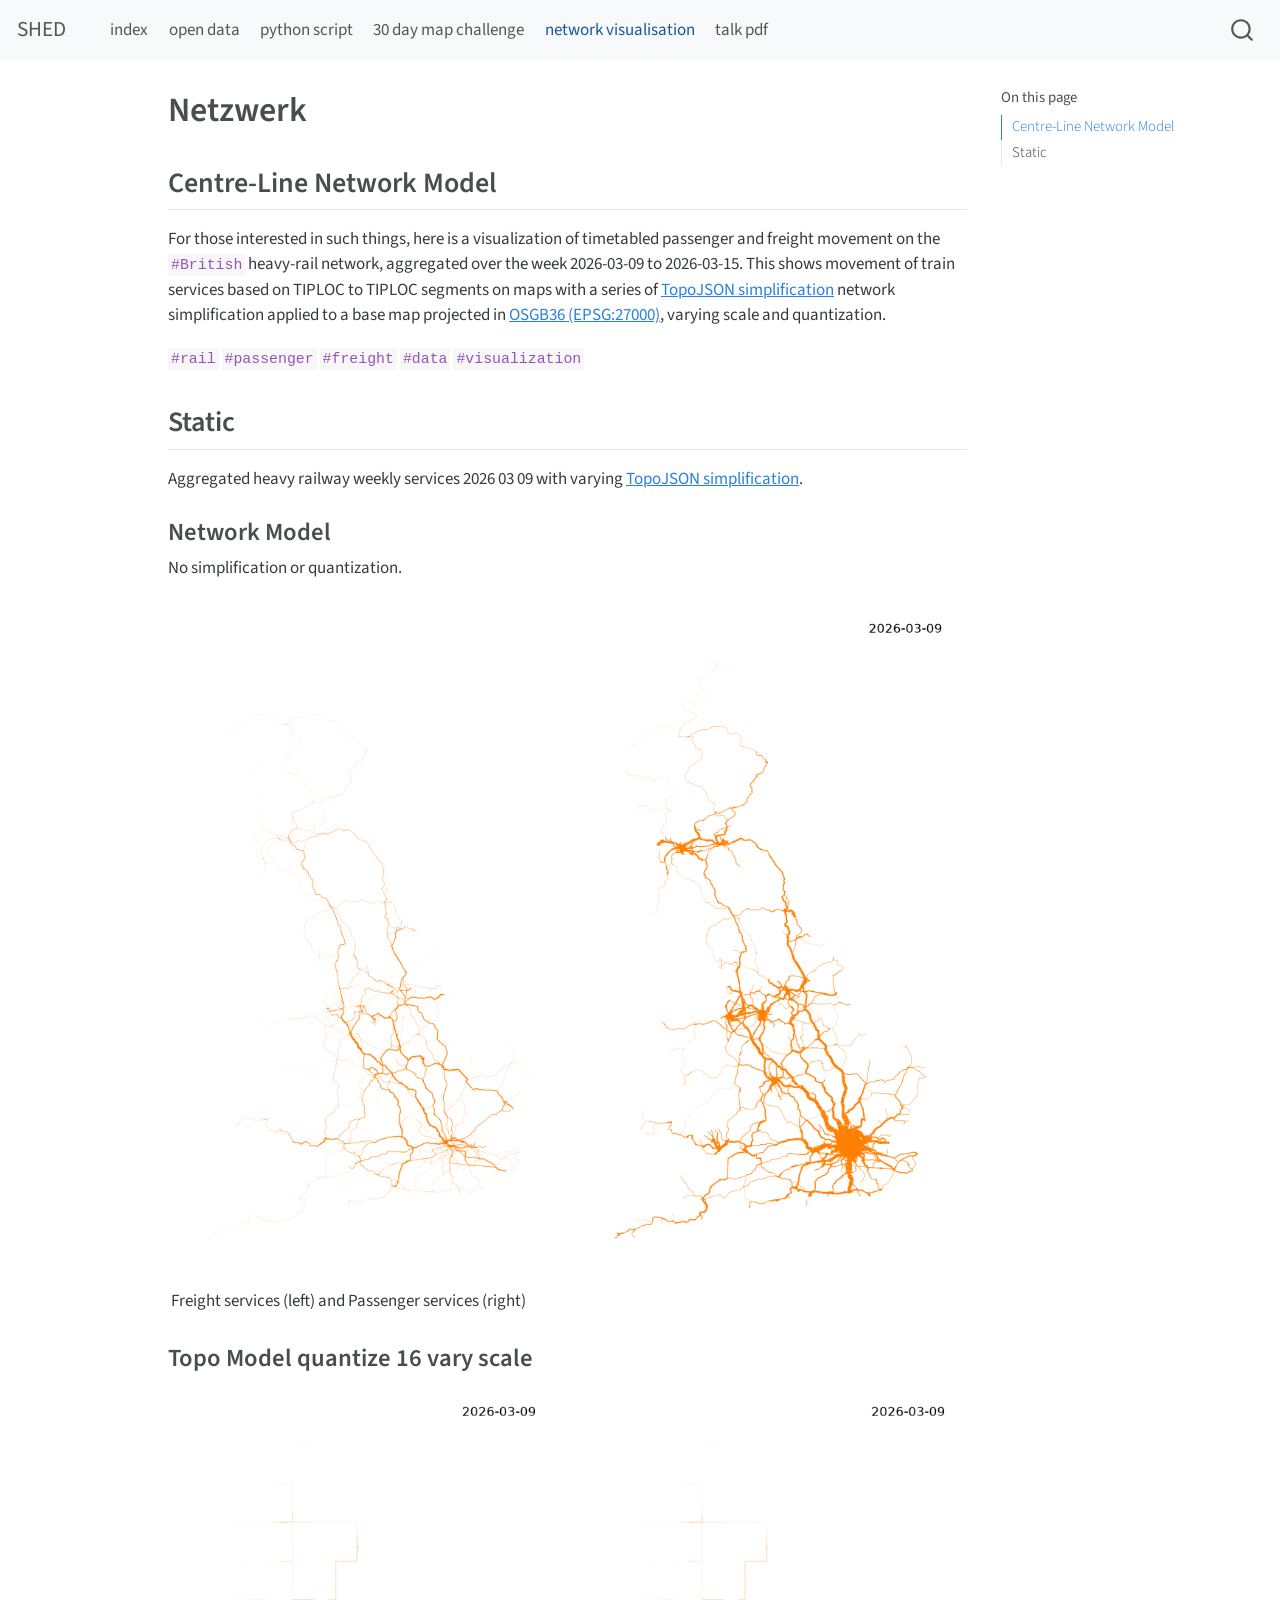
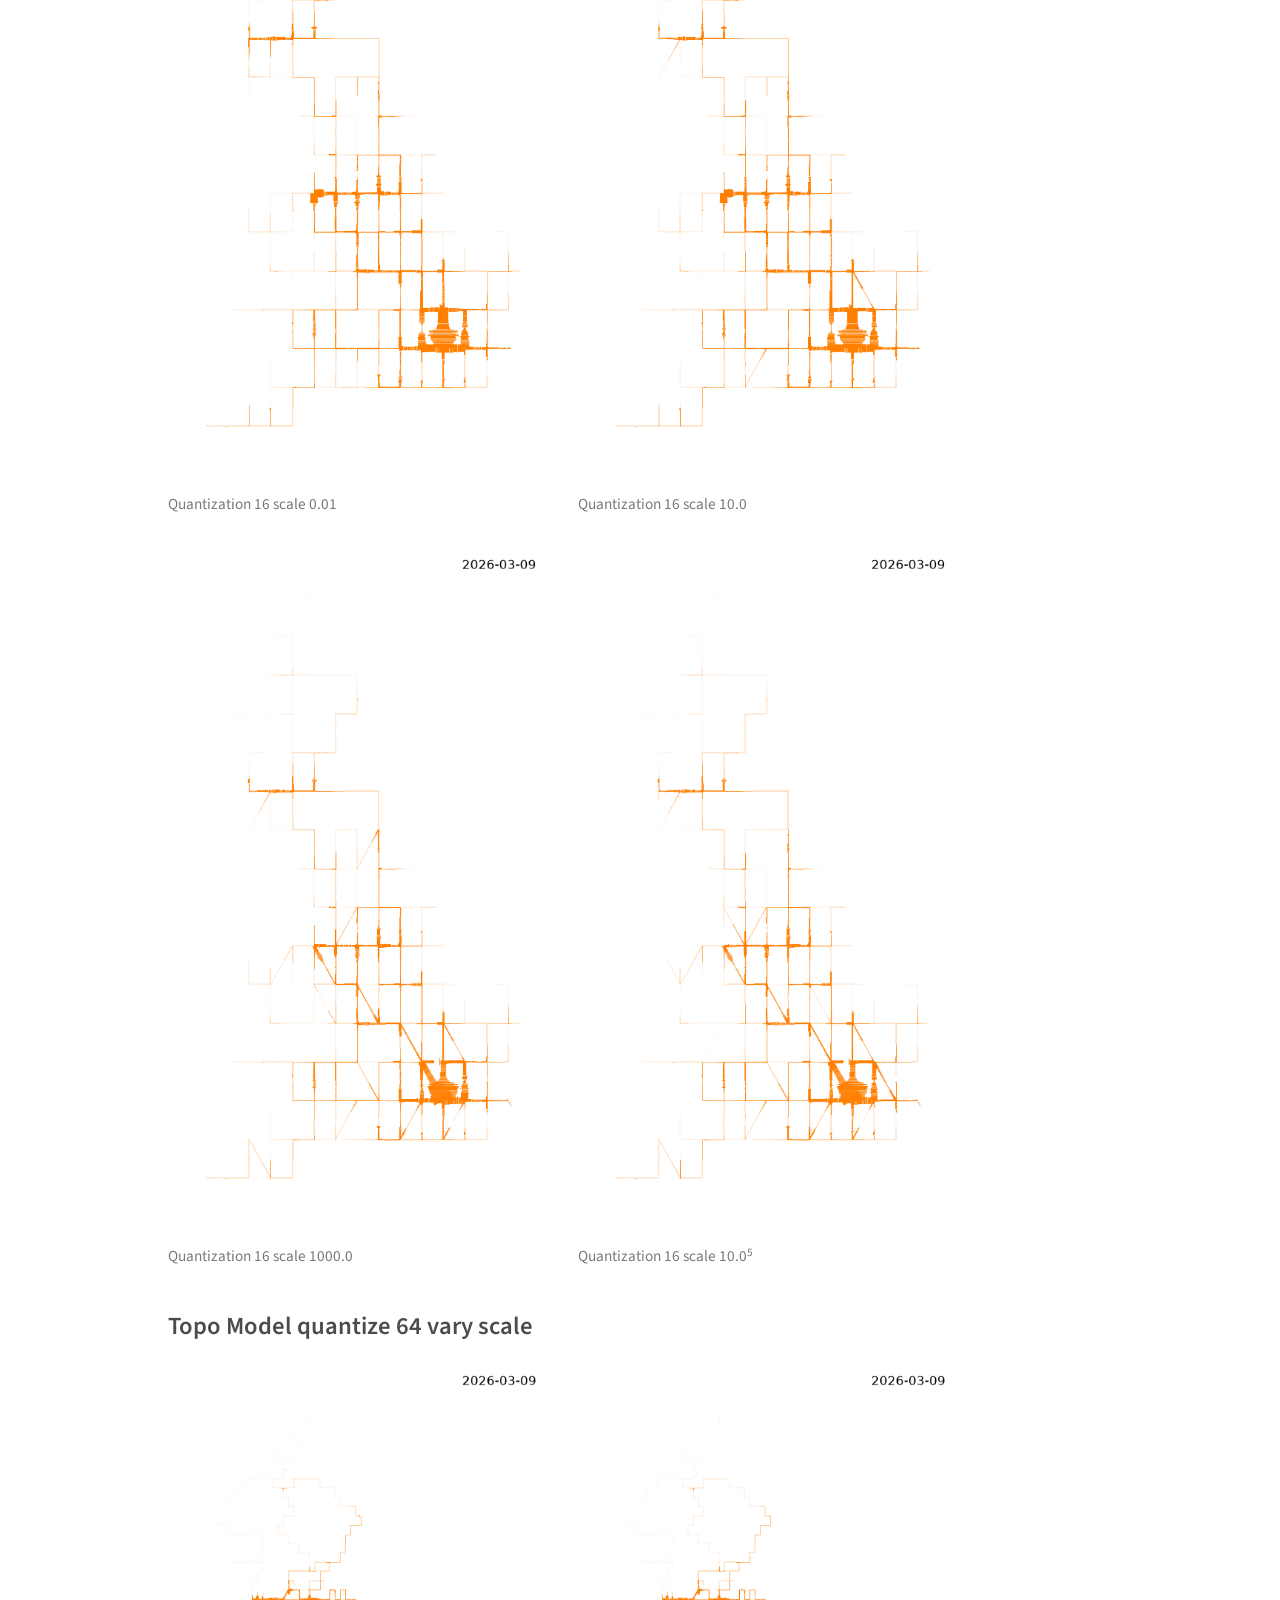
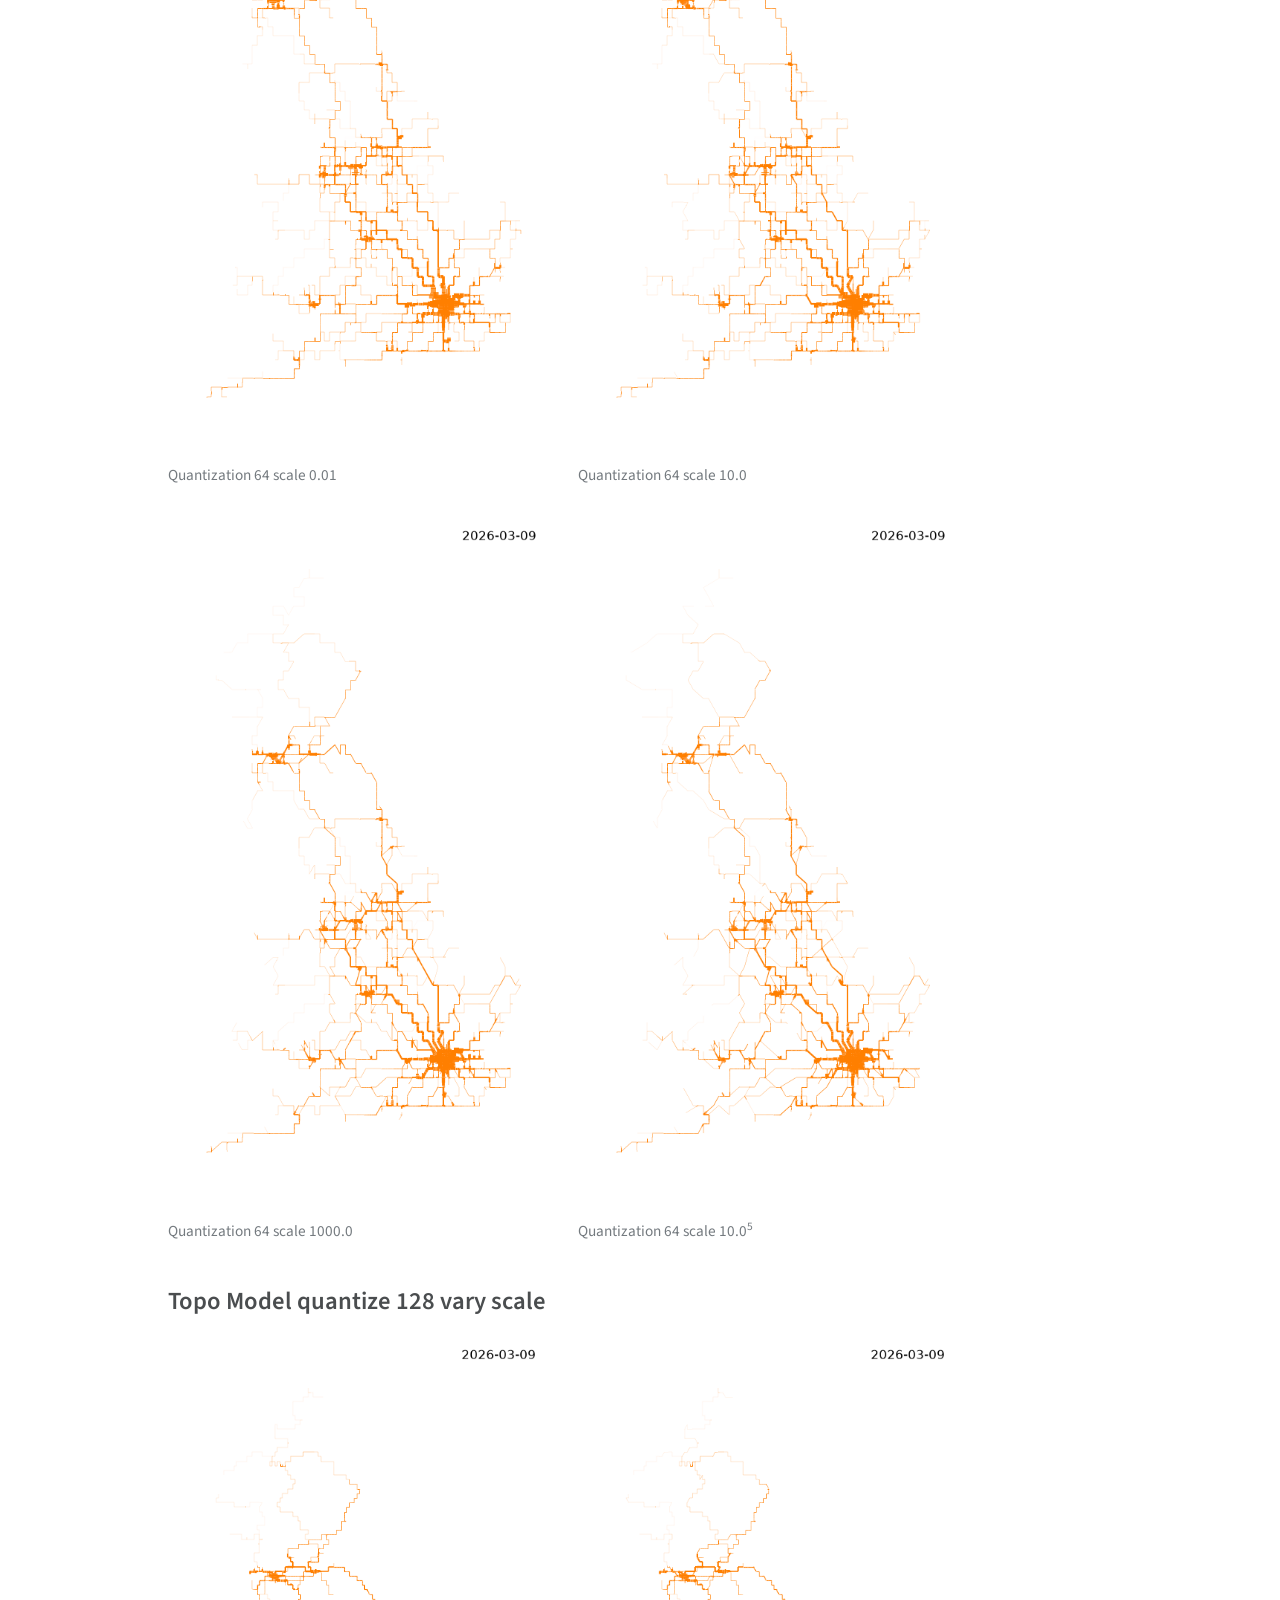
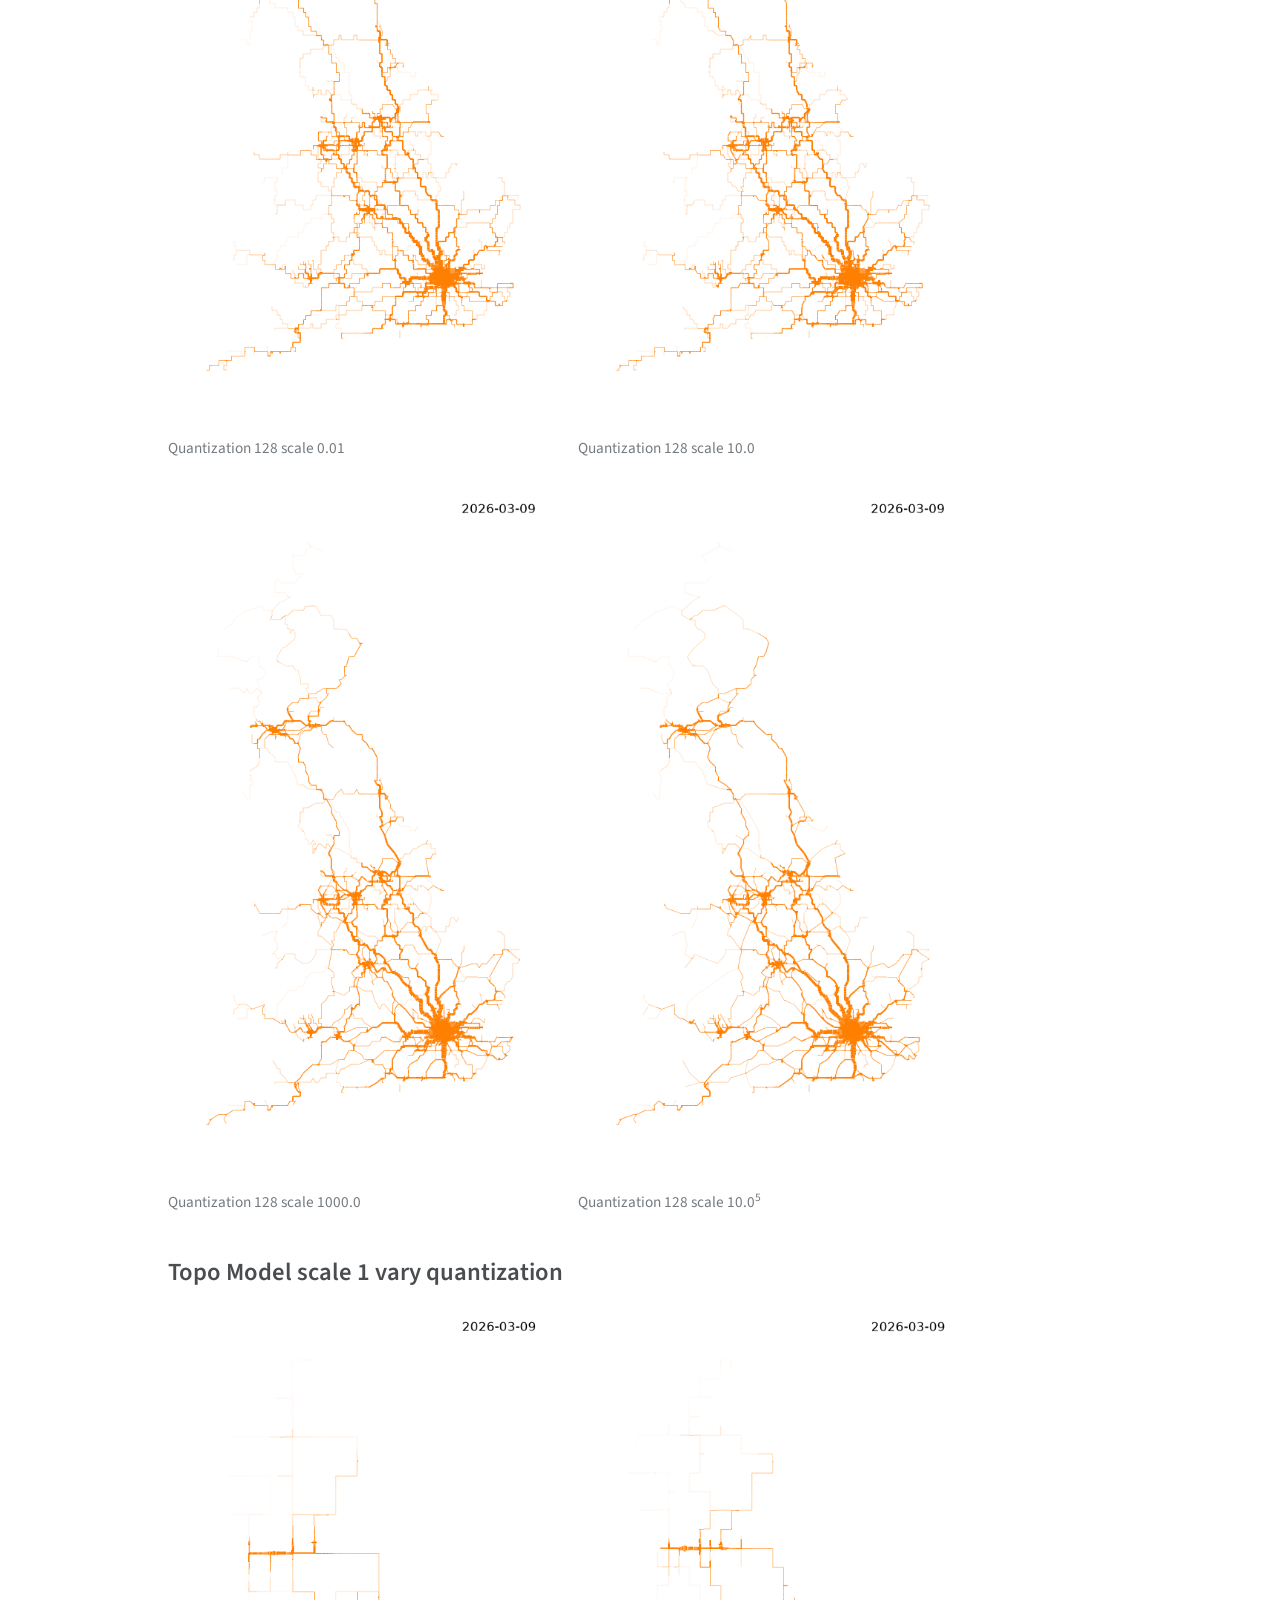
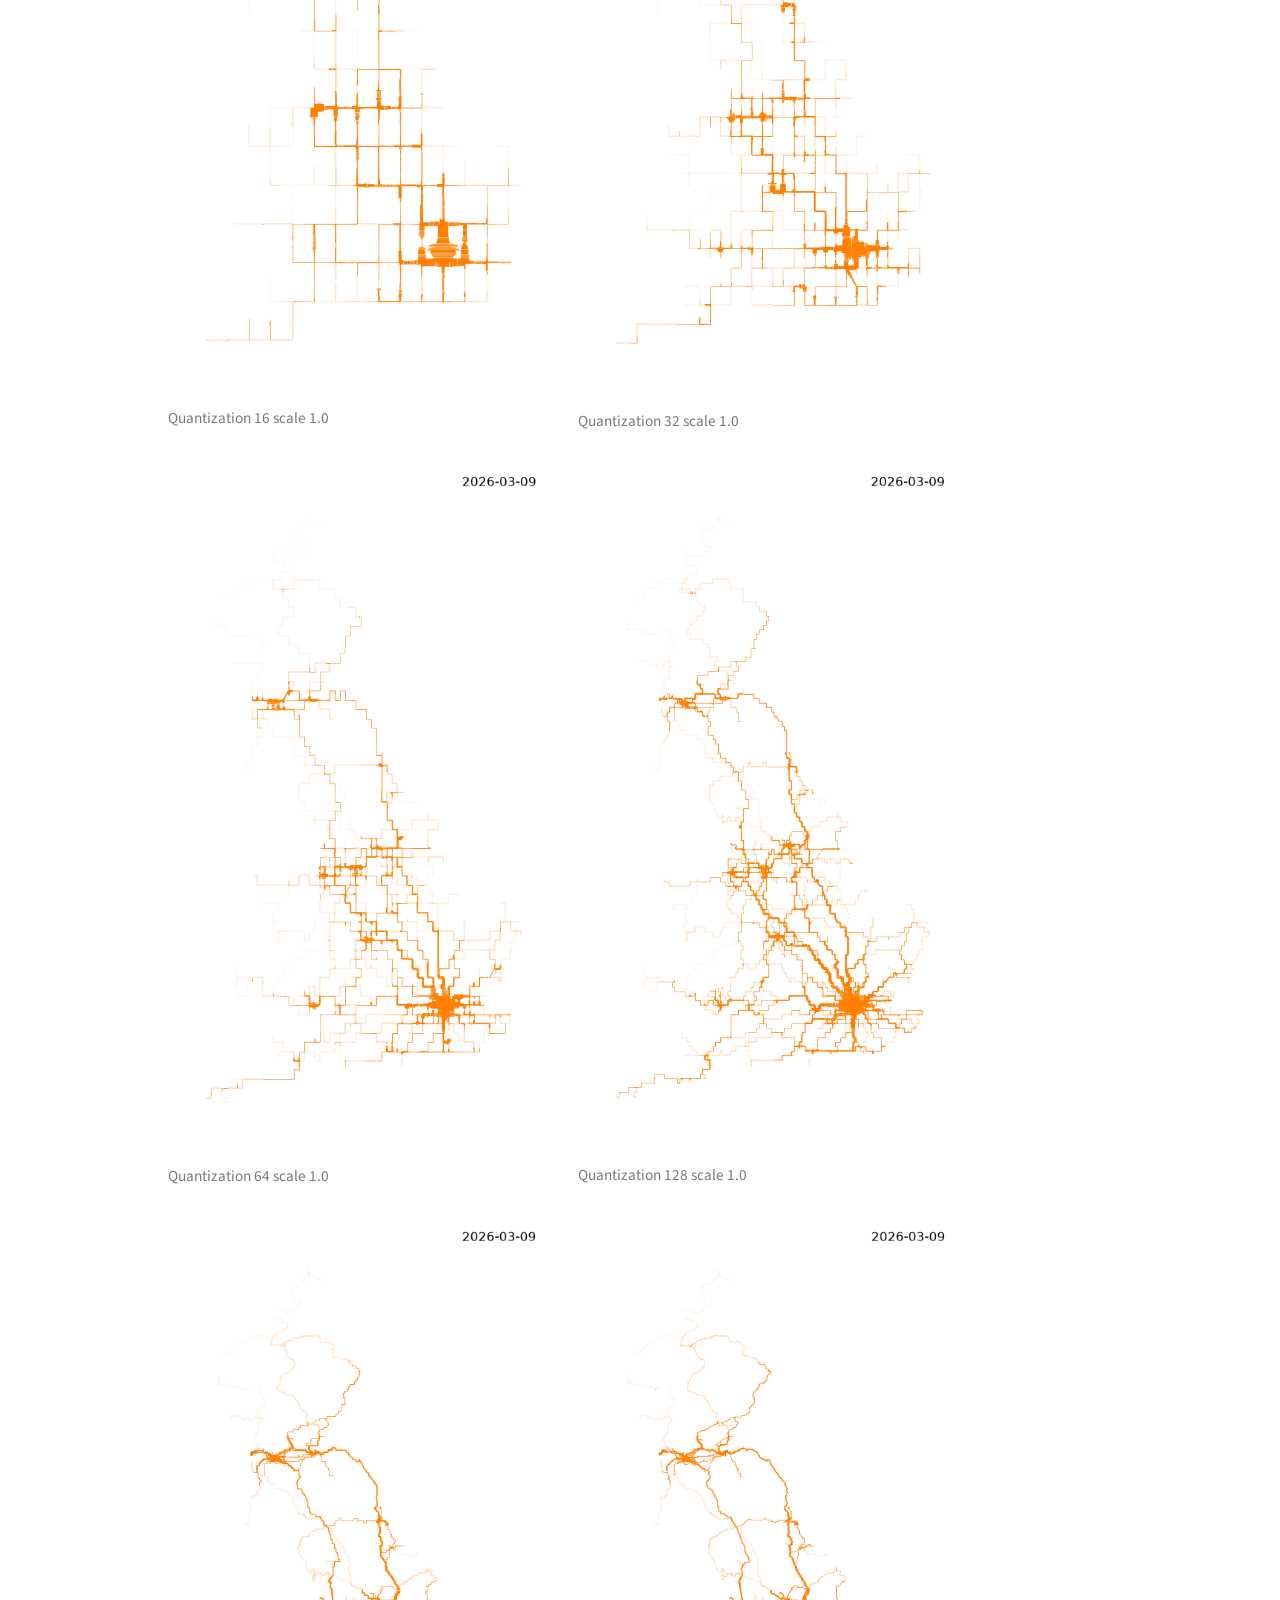
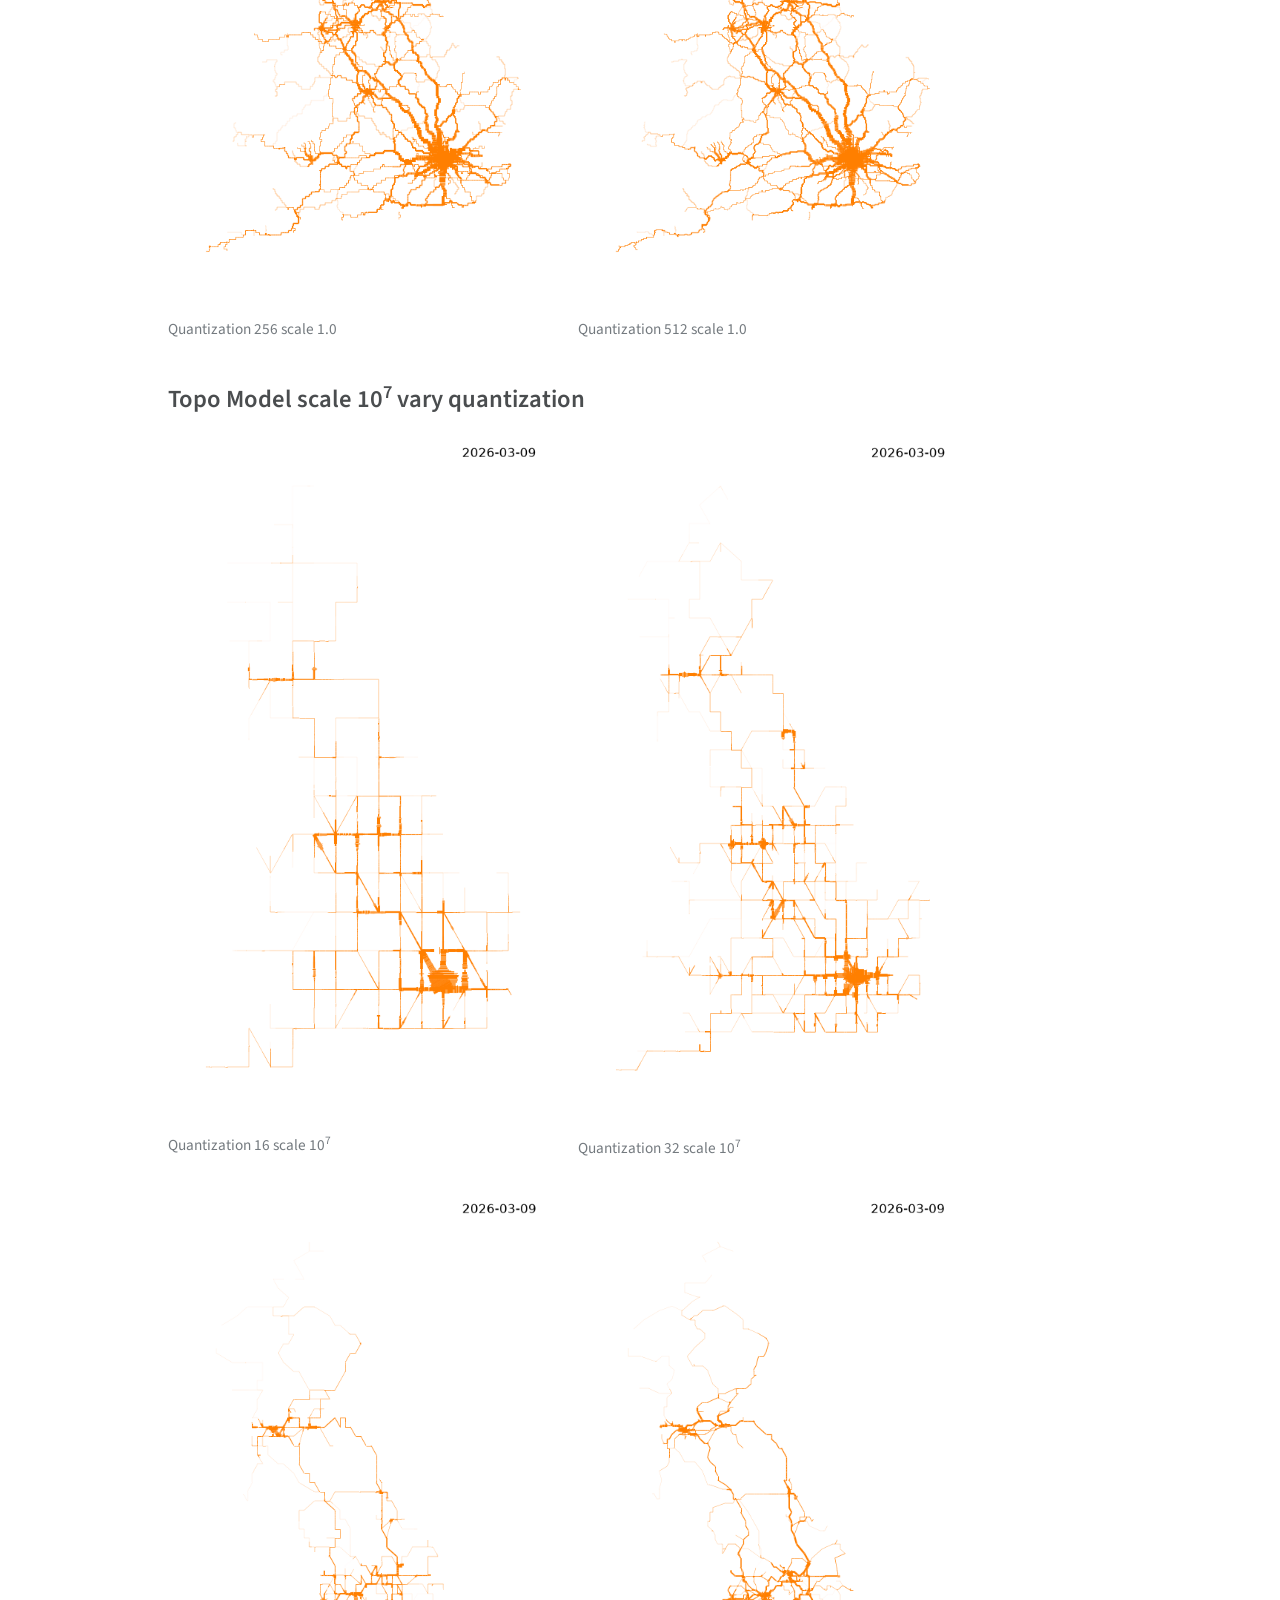
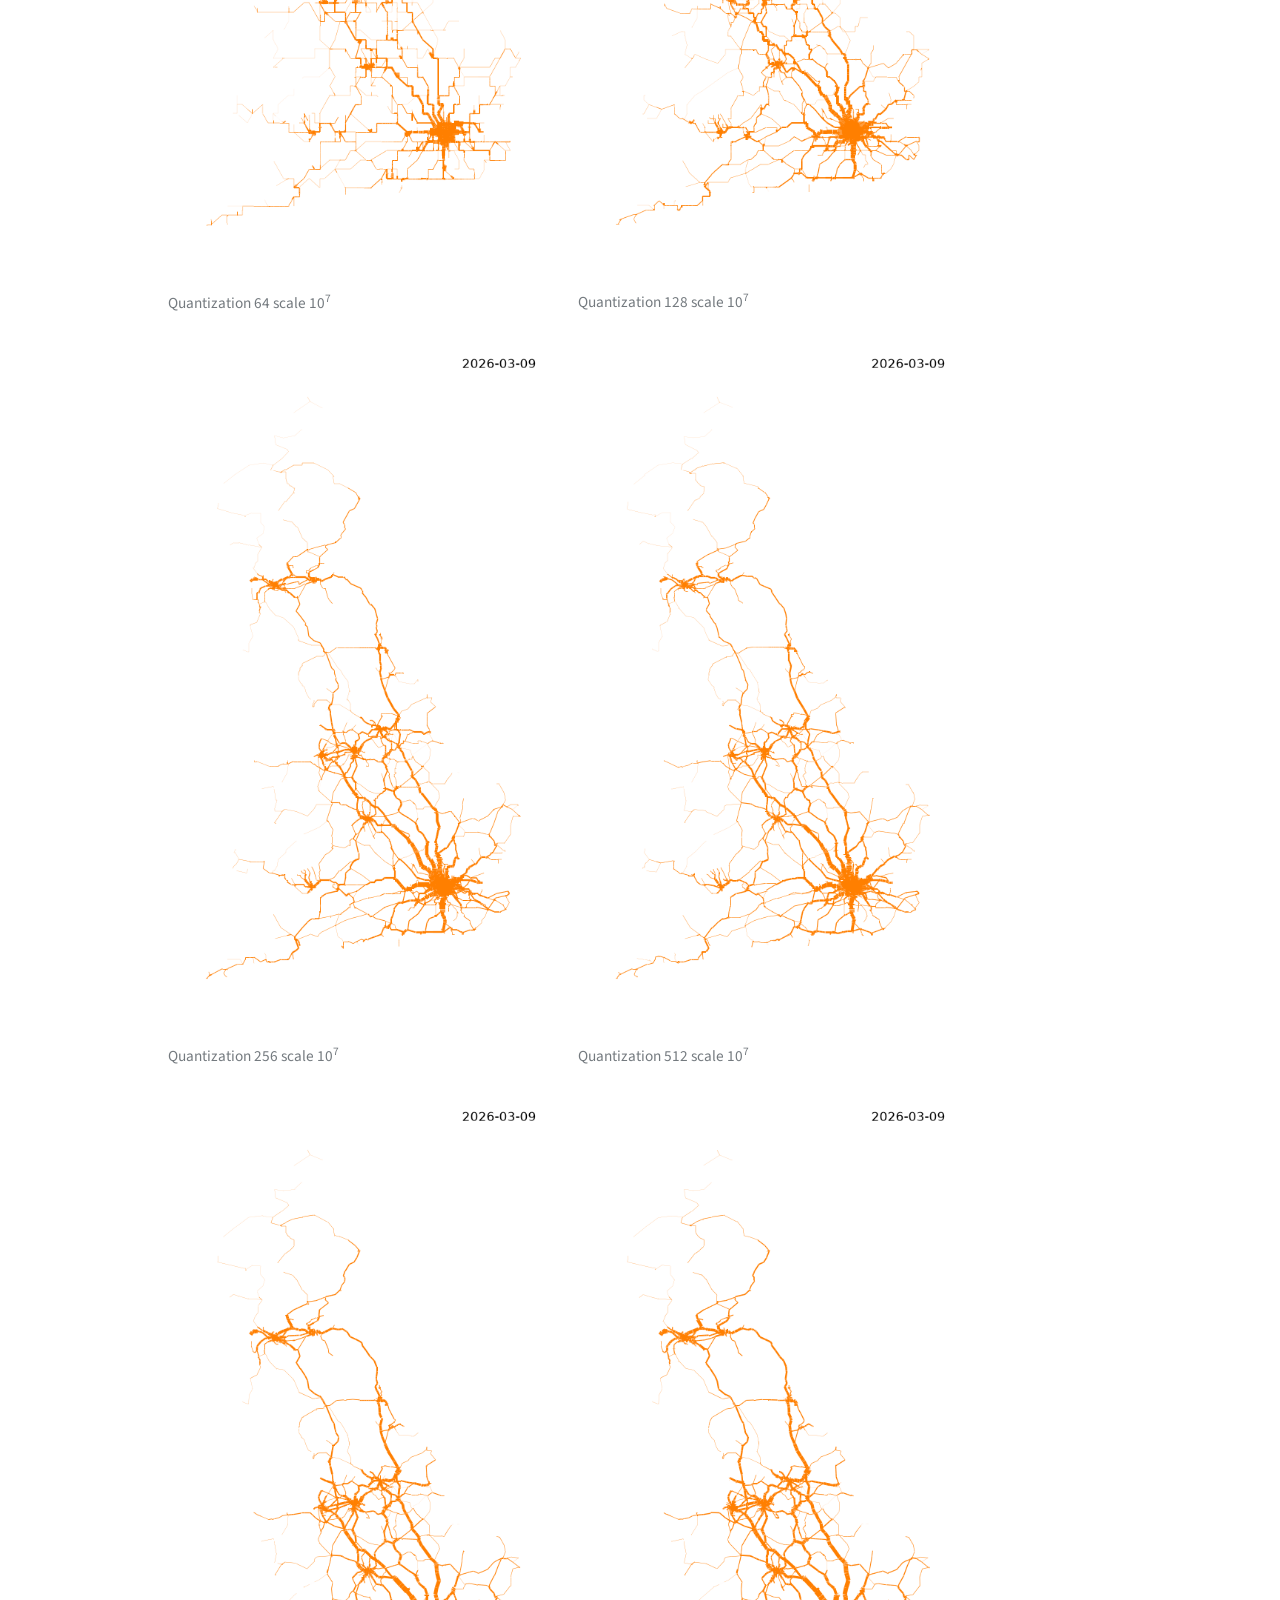
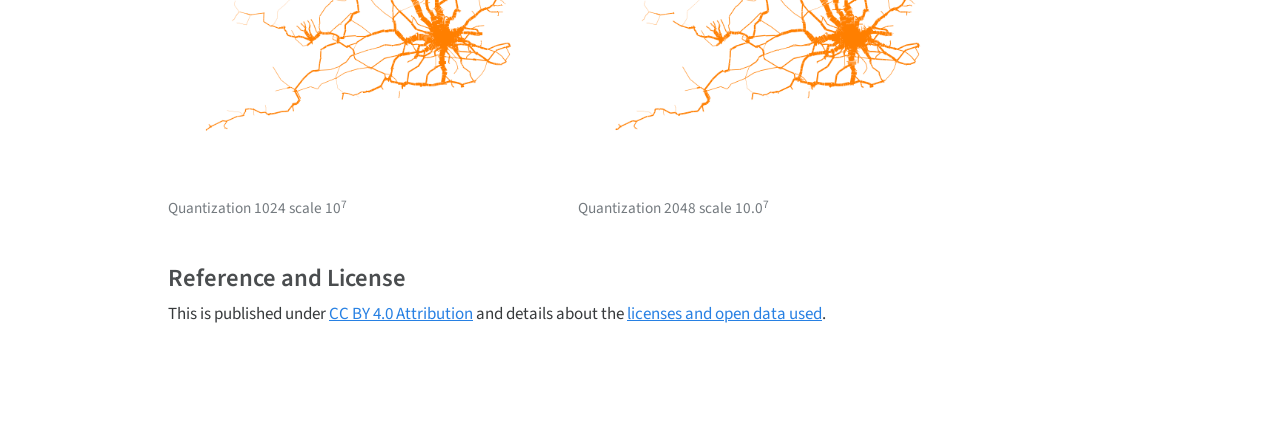
<file: Netzwerk.html>
<!DOCTYPE html>
<html xmlns="http://www.w3.org/1999/xhtml" lang="en" xml:lang="en"><head>

<meta charset="utf-8">
<meta name="generator" content="quarto-1.3.340">

<meta name="viewport" content="width=device-width, initial-scale=1.0, user-scalable=yes">


<title>SHED - Netzwerk</title>
<style>
code{white-space: pre-wrap;}
span.smallcaps{font-variant: small-caps;}
div.columns{display: flex; gap: min(4vw, 1.5em);}
div.column{flex: auto; overflow-x: auto;}
div.hanging-indent{margin-left: 1.5em; text-indent: -1.5em;}
ul.task-list{list-style: none;}
ul.task-list li input[type="checkbox"] {
  width: 0.8em;
  margin: 0 0.8em 0.2em -1em; /* quarto-specific, see https://github.com/quarto-dev/quarto-cli/issues/4556 */ 
  vertical-align: middle;
}
</style>


<script src="site_libs/quarto-nav/quarto-nav.js"></script>
<script src="site_libs/quarto-nav/headroom.min.js"></script>
<script src="site_libs/clipboard/clipboard.min.js"></script>
<script src="site_libs/quarto-search/autocomplete.umd.js"></script>
<script src="site_libs/quarto-search/fuse.min.js"></script>
<script src="site_libs/quarto-search/quarto-search.js"></script>
<meta name="quarto:offset" content="./">
<script src="site_libs/quarto-html/quarto.js"></script>
<script src="site_libs/quarto-html/popper.min.js"></script>
<script src="site_libs/quarto-html/tippy.umd.min.js"></script>
<script src="site_libs/quarto-html/anchor.min.js"></script>
<link href="site_libs/quarto-html/tippy.css" rel="stylesheet">
<link href="site_libs/quarto-html/quarto-syntax-highlighting.css" rel="stylesheet" id="quarto-text-highlighting-styles">
<script src="site_libs/bootstrap/bootstrap.min.js"></script>
<link href="site_libs/bootstrap/bootstrap-icons.css" rel="stylesheet">
<link href="site_libs/bootstrap/bootstrap.min.css" rel="stylesheet" id="quarto-bootstrap" data-mode="light">
<script id="quarto-search-options" type="application/json">{
  "location": "navbar",
  "copy-button": false,
  "collapse-after": 3,
  "panel-placement": "end",
  "type": "overlay",
  "limit": 20,
  "language": {
    "search-no-results-text": "No results",
    "search-matching-documents-text": "matching documents",
    "search-copy-link-title": "Copy link to search",
    "search-hide-matches-text": "Hide additional matches",
    "search-more-match-text": "more match in this document",
    "search-more-matches-text": "more matches in this document",
    "search-clear-button-title": "Clear",
    "search-detached-cancel-button-title": "Cancel",
    "search-submit-button-title": "Submit"
  }
}</script>


</head>

<body class="nav-fixed">

<div id="quarto-search-results"></div>
  <header id="quarto-header" class="headroom fixed-top">
    <nav class="navbar navbar-expand-lg navbar-dark ">
      <div class="navbar-container container-fluid">
      <div class="navbar-brand-container">
    <a class="navbar-brand" href="./index.html">
    <span class="navbar-title">SHED</span>
    </a>
  </div>
            <div id="quarto-search" class="" title="Search"></div>
          <button class="navbar-toggler" type="button" data-bs-toggle="collapse" data-bs-target="#navbarCollapse" aria-controls="navbarCollapse" aria-expanded="false" aria-label="Toggle navigation" onclick="if (window.quartoToggleHeadroom) { window.quartoToggleHeadroom(); }">
  <span class="navbar-toggler-icon"></span>
</button>
          <div class="collapse navbar-collapse" id="navbarCollapse">
            <ul class="navbar-nav navbar-nav-scroll me-auto">
  <li class="nav-item">
    <a class="nav-link" href="./index.html" rel="" target="">
 <span class="menu-text">index</span></a>
  </li>  
  <li class="nav-item">
    <a class="nav-link" href="./opendata.html" rel="" target="">
 <span class="menu-text">open data</span></a>
  </li>  
  <li class="nav-item">
    <a class="nav-link" href="./script.html" rel="" target="">
 <span class="menu-text">python script</span></a>
  </li>  
  <li class="nav-item">
    <a class="nav-link" href="./30daymapchallenge.html" rel="" target="">
 <span class="menu-text">30 day map challenge</span></a>
  </li>  
  <li class="nav-item">
    <a class="nav-link active" href="./Netzwerk.html" rel="" target="" aria-current="page">
 <span class="menu-text">network visualisation</span></a>
  </li>  
  <li class="nav-item">
    <a class="nav-link" href="./Vortrag.html" rel="" target="">
 <span class="menu-text">talk pdf</span></a>
  </li>  
</ul>
            <div class="quarto-navbar-tools ms-auto">
</div>
          </div> <!-- /navcollapse -->
      </div> <!-- /container-fluid -->
    </nav>
</header>
<!-- content -->
<div id="quarto-content" class="quarto-container page-columns page-rows-contents page-layout-article page-navbar">
<!-- sidebar -->
<!-- margin-sidebar -->
    <div id="quarto-margin-sidebar" class="sidebar margin-sidebar">
        <nav id="TOC" role="doc-toc" class="toc-active">
    <h2 id="toc-title">On this page</h2>
   
  <ul>
  <li><a href="#centre-line-network-model" id="toc-centre-line-network-model" class="nav-link active" data-scroll-target="#centre-line-network-model">Centre-Line Network Model</a></li>
  <li><a href="#static" id="toc-static" class="nav-link" data-scroll-target="#static">Static</a>
  <ul class="collapse">
  <li><a href="#network-model" id="toc-network-model" class="nav-link" data-scroll-target="#network-model">Network Model</a></li>
  <li><a href="#topo-model-quantize-16-vary-scale" id="toc-topo-model-quantize-16-vary-scale" class="nav-link" data-scroll-target="#topo-model-quantize-16-vary-scale">Topo Model quantize 16 vary scale</a></li>
  <li><a href="#topo-model-quantize-64-vary-scale" id="toc-topo-model-quantize-64-vary-scale" class="nav-link" data-scroll-target="#topo-model-quantize-64-vary-scale">Topo Model quantize 64 vary scale</a></li>
  <li><a href="#topo-model-quantize-128-vary-scale" id="toc-topo-model-quantize-128-vary-scale" class="nav-link" data-scroll-target="#topo-model-quantize-128-vary-scale">Topo Model quantize 128 vary scale</a></li>
  <li><a href="#topo-model-scale-1-vary-quantization" id="toc-topo-model-scale-1-vary-quantization" class="nav-link" data-scroll-target="#topo-model-scale-1-vary-quantization">Topo Model scale 1 vary quantization</a></li>
  <li><a href="#topo-model-scale-107-vary-quantization" id="toc-topo-model-scale-107-vary-quantization" class="nav-link" data-scroll-target="#topo-model-scale-107-vary-quantization">Topo Model scale 10<sup>7</sup> vary quantization</a></li>
  <li><a href="#reference-and-license" id="toc-reference-and-license" class="nav-link" data-scroll-target="#reference-and-license">Reference and License</a></li>
  </ul></li>
  </ul>
</nav>
    </div>
<!-- main -->
<main class="content" id="quarto-document-content">

<header id="title-block-header" class="quarto-title-block default">
<div class="quarto-title">
<h1 class="title">Netzwerk</h1>
</div>



<div class="quarto-title-meta">

    
  
    
  </div>
  

</header>

<section id="centre-line-network-model" class="level2">
<h2 class="anchored" data-anchor-id="centre-line-network-model">Centre-Line Network Model</h2>
<p>For those interested in such things, here is a visualization of timetabled passenger and freight movement on the <code>#British</code> heavy-rail network, aggregated over the week 2026-03-09 to 2026-03-15. This shows movement of train services based on TIPLOC to TIPLOC segments on maps with a series of <a href="https://github.com/topojson/topojson-specification">TopoJSON simplification</a> network simplification applied to a base map projected in <a href="https://epsg.io/27700">OSGB36 (EPSG:27000)</a>, varying scale and quantization.</p>
<p><code>#rail</code> <code>#passenger</code> <code>#freight</code> <code>#data</code> <code>#visualization</code></p>
</section>
<section id="static" class="level2">
<h2 class="anchored" data-anchor-id="static">Static</h2>
<p>Aggregated heavy railway weekly services 2026 03 09 with varying <a href="https://github.com/topojson/topojson-specification">TopoJSON simplification</a>.</p>
<section id="network-model" class="level3">
<h3 class="anchored" data-anchor-id="network-model">Network Model</h3>
<p>No simplification or quantization.</p>
<div class="quarto-layout-panel">
<div class="quarto-layout-row quarto-layout-valign-top">
<div class="quarto-layout-cell" style="flex-basis: 100.0%;justify-content: center;">
<p><img src="00-0000.0/2026-03-09-1440-join-007.png" class="lightbox img-fluid" style="width:100.0%" data-fig-align="center" alt="A map with orange lines representing heavy railway freight (left) and passenger services (right) with width proportional to the aggregated number of timetabled services that operated on week of 9 March 2026."> Freight services (left) and Passenger services (right)</p>
</div>
</div>
</div>
</section>
<section id="topo-model-quantize-16-vary-scale" class="level3">
<h3 class="anchored" data-anchor-id="topo-model-quantize-16-vary-scale">Topo Model quantize 16 vary scale</h3>
<div class="quarto-layout-panel">
<div class="quarto-layout-row quarto-layout-valign-top">
<div class="quarto-layout-cell" style="flex-basis: 50.0%;justify-content: center;">
<div class="quarto-figure quarto-figure-center">
<figure class="figure">
<p><img src="00-0016.0/2026-03-09-1440-passenger-007.png" class="lightbox img-fluid figure-img" alt="A map as orange lines with showing heavy railway freight (left) and passenger services (right) the width proportional to the aggregated number of services that operated on week of 9 March 2026. The line width is proportional to the number of timetabled services that operated."></p>
<figcaption class="figure-caption">Quantization 16 scale 0.01</figcaption>
</figure>
</div>
</div>
<div class="quarto-layout-cell" style="flex-basis: 50.0%;justify-content: center;">
<div class="quarto-figure quarto-figure-center">
<figure class="figure">
<p><img src="04-0016.0/2026-03-09-1440-passenger-007.png" class="lightbox img-fluid figure-img" alt="A map with orange lines representing heavy railway freight (left) and passenger services (right) with width proportional to the aggregated number of timetabled services that operated on week of 9 March 2026."></p>
<figcaption class="figure-caption">Quantization 16 scale 10.0</figcaption>
</figure>
</div>
</div>
</div>
<div class="quarto-layout-row quarto-layout-valign-top">
<div class="quarto-layout-cell" style="flex-basis: 50.0%;justify-content: center;">
<div class="quarto-figure quarto-figure-center">
<figure class="figure">
<p><img src="06-0016.0/2026-03-09-1440-passenger-007.png" class="lightbox img-fluid figure-img" alt="A map with orange lines representing heavy railway freight (left) and passenger services (right) with width proportional to the aggregated number of timetabled services that operated on week of 9 March 2026."></p>
<figcaption class="figure-caption">Quantization 16 scale 1000.0</figcaption>
</figure>
</div>
</div>
<div class="quarto-layout-cell" style="flex-basis: 50.0%;justify-content: center;">
<div class="quarto-figure quarto-figure-center">
<figure class="figure">
<p><img src="08-0016.0/2026-03-09-1440-passenger-007.png" class="lightbox img-fluid figure-img" alt="A map with orange lines representing heavy railway freight (left) and passenger services (right) with width proportional to the aggregated number of timetabled services that operated on week of 9 March 2026."></p>
<figcaption class="figure-caption">Quantization 16 scale 10.0<sup>5</sup></figcaption>
</figure>
</div>
</div>
</div>
</div>
</section>
<section id="topo-model-quantize-64-vary-scale" class="level3">
<h3 class="anchored" data-anchor-id="topo-model-quantize-64-vary-scale">Topo Model quantize 64 vary scale</h3>
<div class="quarto-layout-panel">
<div class="quarto-layout-row quarto-layout-valign-top">
<div class="quarto-layout-cell" style="flex-basis: 50.0%;justify-content: center;">
<div class="quarto-figure quarto-figure-center">
<figure class="figure">
<p><img src="00-0064.0/2026-03-09-1440-passenger-007.png" class="lightbox img-fluid figure-img" alt="A map with orange lines representing heavy railway freight (left) and passenger services (right) with width proportional to the aggregated number of timetabled services that operated on week of 9 March 2026."></p>
<figcaption class="figure-caption">Quantization 64 scale 0.01</figcaption>
</figure>
</div>
</div>
<div class="quarto-layout-cell" style="flex-basis: 50.0%;justify-content: center;">
<div class="quarto-figure quarto-figure-center">
<figure class="figure">
<p><img src="04-0064.0/2026-03-09-1440-passenger-007.png" class="lightbox img-fluid figure-img" alt="A map with orange lines representing heavy railway freight (left) and passenger services (right) with width proportional to the aggregated number of timetabled services that operated on week of 9 March 2026."></p>
<figcaption class="figure-caption">Quantization 64 scale 10.0</figcaption>
</figure>
</div>
</div>
</div>
<div class="quarto-layout-row quarto-layout-valign-top">
<div class="quarto-layout-cell" style="flex-basis: 50.0%;justify-content: center;">
<div class="quarto-figure quarto-figure-center">
<figure class="figure">
<p><img src="06-0064.0/2026-03-09-1440-passenger-007.png" class="lightbox img-fluid figure-img" alt="A map with orange lines representing heavy railway freight (left) and passenger services (right) with width proportional to the aggregated number of timetabled services that operated on week of 9 March 2026."></p>
<figcaption class="figure-caption">Quantization 64 scale 1000.0</figcaption>
</figure>
</div>
</div>
<div class="quarto-layout-cell" style="flex-basis: 50.0%;justify-content: center;">
<div class="quarto-figure quarto-figure-center">
<figure class="figure">
<p><img src="08-0064.0/2026-03-09-1440-passenger-007.png" class="lightbox img-fluid figure-img" alt="A map with orange lines representing heavy railway freight (left) and passenger services (right) with width proportional to the aggregated number of timetabled services that operated on week of 9 March 2026."></p>
<figcaption class="figure-caption">Quantization 64 scale 10.0<sup>5</sup></figcaption>
</figure>
</div>
</div>
</div>
</div>
</section>
<section id="topo-model-quantize-128-vary-scale" class="level3">
<h3 class="anchored" data-anchor-id="topo-model-quantize-128-vary-scale">Topo Model quantize 128 vary scale</h3>
<div class="quarto-layout-panel">
<div class="quarto-layout-row quarto-layout-valign-top">
<div class="quarto-layout-cell" style="flex-basis: 50.0%;justify-content: center;">
<div class="quarto-figure quarto-figure-center">
<figure class="figure">
<p><img src="00-0128.0/2026-03-09-1440-passenger-007.png" class="lightbox img-fluid figure-img" alt="A map with orange lines representing heavy railway freight (left) and passenger services (right) with width proportional to the aggregated number of timetabled services that operated on week of 9 March 2026."></p>
<figcaption class="figure-caption">Quantization 128 scale 0.01</figcaption>
</figure>
</div>
</div>
<div class="quarto-layout-cell" style="flex-basis: 50.0%;justify-content: center;">
<div class="quarto-figure quarto-figure-center">
<figure class="figure">
<p><img src="04-0128.0/2026-03-09-1440-passenger-007.png" class="lightbox img-fluid figure-img" alt="A map with orange lines representing heavy railway freight (left) and passenger services (right) with width proportional to the aggregated number of timetabled services that operated on week of 9 March 2026."></p>
<figcaption class="figure-caption">Quantization 128 scale 10.0</figcaption>
</figure>
</div>
</div>
</div>
<div class="quarto-layout-row quarto-layout-valign-top">
<div class="quarto-layout-cell" style="flex-basis: 50.0%;justify-content: center;">
<div class="quarto-figure quarto-figure-center">
<figure class="figure">
<p><img src="06-0128.0/2026-03-09-1440-passenger-007.png" class="lightbox img-fluid figure-img" alt="A map with orange lines representing heavy railway freight (left) and passenger services (right) with width proportional to the aggregated number of timetabled services that operated on week of 9 March 2026."></p>
<figcaption class="figure-caption">Quantization 128 scale 1000.0</figcaption>
</figure>
</div>
</div>
<div class="quarto-layout-cell" style="flex-basis: 50.0%;justify-content: center;">
<div class="quarto-figure quarto-figure-center">
<figure class="figure">
<p><img src="08-0128.0/2026-03-09-1440-passenger-007.png" class="lightbox img-fluid figure-img" alt="A map with orange lines representing heavy railway freight (left) and passenger services (right) with width proportional to the aggregated number of timetabled services that operated on week of 9 March 2026."></p>
<figcaption class="figure-caption">Quantization 128 scale 10.0<sup>5</sup></figcaption>
</figure>
</div>
</div>
</div>
</div>
</section>
<section id="topo-model-scale-1-vary-quantization" class="level3">
<h3 class="anchored" data-anchor-id="topo-model-scale-1-vary-quantization">Topo Model scale 1 vary quantization</h3>
<div class="quarto-layout-panel">
<div class="quarto-layout-row quarto-layout-valign-top">
<div class="quarto-layout-cell" style="flex-basis: 50.0%;justify-content: center;">
<div class="quarto-figure quarto-figure-center">
<figure class="figure">
<p><img src="00-0016.0/2026-03-09-1440-passenger-007.png" class="lightbox img-fluid figure-img" alt="A map with orange lines representing heavy railway freight (left) and passenger services (right) with width proportional to the aggregated number of timetabled services that operated on week of 9 March 2026."></p>
<figcaption class="figure-caption">Quantization 16 scale 1.0</figcaption>
</figure>
</div>
</div>
<div class="quarto-layout-cell" style="flex-basis: 50.0%;justify-content: center;">
<div class="quarto-figure quarto-figure-center">
<figure class="figure">
<p><img src="00-0032.0/2026-03-09-1440-passenger-007.png" class="lightbox img-fluid figure-img" alt="A map with orange lines representing heavy railway freight (left) and passenger services (right) with width proportional to the aggregated number of timetabled services that operated on week of 9 March 2026."></p>
<figcaption class="figure-caption">Quantization 32 scale 1.0</figcaption>
</figure>
</div>
</div>
</div>
<div class="quarto-layout-row quarto-layout-valign-top">
<div class="quarto-layout-cell" style="flex-basis: 50.0%;justify-content: center;">
<div class="quarto-figure quarto-figure-center">
<figure class="figure">
<p><img src="00-0064.0/2026-03-09-1440-passenger-007.png" class="lightbox img-fluid figure-img" alt="A map with orange lines representing heavy railway freight (left) and passenger services (right) with width proportional to the aggregated number of timetabled services that operated on week of 9 March 2026."></p>
<figcaption class="figure-caption">Quantization 64 scale 1.0</figcaption>
</figure>
</div>
</div>
<div class="quarto-layout-cell" style="flex-basis: 50.0%;justify-content: center;">
<div class="quarto-figure quarto-figure-center">
<figure class="figure">
<p><img src="00-0128.0/2026-03-09-1440-passenger-007.png" class="lightbox img-fluid figure-img" alt="A map with orange lines representing heavy railway freight (left) and passenger services (right) with width proportional to the aggregated number of timetabled services that operated on week of 9 March 2026."></p>
<figcaption class="figure-caption">Quantization 128 scale 1.0</figcaption>
</figure>
</div>
</div>
</div>
<div class="quarto-layout-row quarto-layout-valign-top">
<div class="quarto-layout-cell" style="flex-basis: 50.0%;justify-content: center;">
<div class="quarto-figure quarto-figure-center">
<figure class="figure">
<p><img src="00-0256.0/2026-03-09-1440-passenger-007.png" class="lightbox img-fluid figure-img" alt="A map with orange lines representing heavy railway freight (left) and passenger services (right) with width proportional to the aggregated number of timetabled services that operated on week of 9 March 2026."></p>
<figcaption class="figure-caption">Quantization 256 scale 1.0</figcaption>
</figure>
</div>
</div>
<div class="quarto-layout-cell" style="flex-basis: 50.0%;justify-content: center;">
<div class="quarto-figure quarto-figure-center">
<figure class="figure">
<p><img src="00-0512.0/2026-03-09-1440-passenger-007.png" class="lightbox img-fluid figure-img" alt="A map with orange lines representing heavy railway freight (left) and passenger services (right) with width proportional to the aggregated number of timetabled services that operated on week of 9 March 2026."></p>
<figcaption class="figure-caption">Quantization 512 scale 1.0</figcaption>
</figure>
</div>
</div>
</div>
</div>
</section>
<section id="topo-model-scale-107-vary-quantization" class="level3">
<h3 class="anchored" data-anchor-id="topo-model-scale-107-vary-quantization">Topo Model scale 10<sup>7</sup> vary quantization</h3>
<div class="quarto-layout-panel">
<div class="quarto-layout-row quarto-layout-valign-top">
<div class="quarto-layout-cell" style="flex-basis: 50.0%;justify-content: center;">
<div class="quarto-figure quarto-figure-center">
<figure class="figure">
<p><img src="10-0016.0/2026-03-09-1440-passenger-007.png" class="lightbox img-fluid figure-img" alt="A map with orange lines representing heavy railway freight (left) and passenger services (right) with width proportional to the aggregated number of timetabled services that operated on week of 9 March 2026."></p>
<figcaption class="figure-caption">Quantization 16 scale 10<sup>7</sup></figcaption>
</figure>
</div>
</div>
<div class="quarto-layout-cell" style="flex-basis: 50.0%;justify-content: center;">
<div class="quarto-figure quarto-figure-center">
<figure class="figure">
<p><img src="10-0032.0/2026-03-09-1440-passenger-007.png" class="lightbox img-fluid figure-img" alt="A map with orange lines representing heavy railway freight (left) and passenger services (right) with width proportional to the aggregated number of timetabled services that operated on week of 9 March 2026."></p>
<figcaption class="figure-caption">Quantization 32 scale 10<sup>7</sup></figcaption>
</figure>
</div>
</div>
</div>
<div class="quarto-layout-row quarto-layout-valign-top">
<div class="quarto-layout-cell" style="flex-basis: 50.0%;justify-content: center;">
<div class="quarto-figure quarto-figure-center">
<figure class="figure">
<p><img src="10-0064.0/2026-03-09-1440-passenger-007.png" class="lightbox img-fluid figure-img" alt="A map with orange lines representing heavy railway freight (left) and passenger services (right) with width proportional to the aggregated number of timetabled services that operated on week of 9 March 2026."></p>
<figcaption class="figure-caption">Quantization 64 scale 10<sup>7</sup></figcaption>
</figure>
</div>
</div>
<div class="quarto-layout-cell" style="flex-basis: 50.0%;justify-content: center;">
<div class="quarto-figure quarto-figure-center">
<figure class="figure">
<p><img src="10-0128.0/2026-03-09-1440-passenger-007.png" class="lightbox img-fluid figure-img" alt="A map with orange lines representing heavy railway freight (left) and passenger services (right) with width proportional to the aggregated number of timetabled services that operated on week of 9 March 2026."></p>
<figcaption class="figure-caption">Quantization 128 scale 10<sup>7</sup></figcaption>
</figure>
</div>
</div>
</div>
<div class="quarto-layout-row quarto-layout-valign-top">
<div class="quarto-layout-cell" style="flex-basis: 50.0%;justify-content: center;">
<div class="quarto-figure quarto-figure-center">
<figure class="figure">
<p><img src="10-0256.0/2026-03-09-1440-passenger-007.png" class="lightbox img-fluid figure-img" alt="A map with orange lines representing heavy railway freight (left) and passenger services (right) with width proportional to the aggregated number of timetabled services that operated on week of 9 March 2026."></p>
<figcaption class="figure-caption">Quantization 256 scale 10<sup>7</sup></figcaption>
</figure>
</div>
</div>
<div class="quarto-layout-cell" style="flex-basis: 50.0%;justify-content: center;">
<div class="quarto-figure quarto-figure-center">
<figure class="figure">
<p><img src="10-0512.0/2026-03-09-1440-passenger-007.png" class="lightbox img-fluid figure-img" alt="A map with orange lines representing heavy railway freight (left) and passenger services (right) with width proportional to the aggregated number of timetabled services that operated on week of 9 March 2026."></p>
<figcaption class="figure-caption">Quantization 512 scale 10<sup>7</sup></figcaption>
</figure>
</div>
</div>
</div>
<div class="quarto-layout-row quarto-layout-valign-top">
<div class="quarto-layout-cell" style="flex-basis: 50.0%;justify-content: center;">
<div class="quarto-figure quarto-figure-center">
<figure class="figure">
<p><img src="10-1024.0/2026-03-09-1440-passenger-007.png" class="lightbox img-fluid figure-img" alt="A map with orange lines representing heavy railway freight (left) and passenger services (right) with width proportional to the aggregated number of timetabled services that operated on week of 9 March 2026."></p>
<figcaption class="figure-caption">Quantization 1024 scale 10<sup>7</sup></figcaption>
</figure>
</div>
</div>
<div class="quarto-layout-cell" style="flex-basis: 50.0%;justify-content: center;">
<div class="quarto-figure quarto-figure-center">
<figure class="figure">
<p><img src="10-2048.0/2026-03-09-1440-passenger-007.png" class="lightbox img-fluid figure-img" alt="A map with orange lines representing heavy railway freight (left) and passenger services (right) with width proportional to the aggregated number of timetabled services that operated on week of 9 March 2026."></p>
<figcaption class="figure-caption">Quantization 2048 scale 10.0<sup>7</sup></figcaption>
</figure>
</div>
</div>
</div>
</div>
</section>
<section id="reference-and-license" class="level3">
<h3 class="anchored" data-anchor-id="reference-and-license">Reference and License</h3>
<p>This is published under <a href="https://creativecommons.org/licenses/by/4.0/deed.en">CC BY 4.0 Attribution</a> and details about the <a href="https://anisotropi4.github.io/shed/opendata.html">licenses and open data used</a>.</p>


</section>
</section>

</main> <!-- /main -->
<script id="quarto-html-after-body" type="application/javascript">
window.document.addEventListener("DOMContentLoaded", function (event) {
  const toggleBodyColorMode = (bsSheetEl) => {
    const mode = bsSheetEl.getAttribute("data-mode");
    const bodyEl = window.document.querySelector("body");
    if (mode === "dark") {
      bodyEl.classList.add("quarto-dark");
      bodyEl.classList.remove("quarto-light");
    } else {
      bodyEl.classList.add("quarto-light");
      bodyEl.classList.remove("quarto-dark");
    }
  }
  const toggleBodyColorPrimary = () => {
    const bsSheetEl = window.document.querySelector("link#quarto-bootstrap");
    if (bsSheetEl) {
      toggleBodyColorMode(bsSheetEl);
    }
  }
  toggleBodyColorPrimary();  
  const icon = "";
  const anchorJS = new window.AnchorJS();
  anchorJS.options = {
    placement: 'right',
    icon: icon
  };
  anchorJS.add('.anchored');
  const isCodeAnnotation = (el) => {
    for (const clz of el.classList) {
      if (clz.startsWith('code-annotation-')) {                     
        return true;
      }
    }
    return false;
  }
  const clipboard = new window.ClipboardJS('.code-copy-button', {
    text: function(trigger) {
      const codeEl = trigger.previousElementSibling.cloneNode(true);
      for (const childEl of codeEl.children) {
        if (isCodeAnnotation(childEl)) {
          childEl.remove();
        }
      }
      return codeEl.innerText;
    }
  });
  clipboard.on('success', function(e) {
    // button target
    const button = e.trigger;
    // don't keep focus
    button.blur();
    // flash "checked"
    button.classList.add('code-copy-button-checked');
    var currentTitle = button.getAttribute("title");
    button.setAttribute("title", "Copied!");
    let tooltip;
    if (window.bootstrap) {
      button.setAttribute("data-bs-toggle", "tooltip");
      button.setAttribute("data-bs-placement", "left");
      button.setAttribute("data-bs-title", "Copied!");
      tooltip = new bootstrap.Tooltip(button, 
        { trigger: "manual", 
          customClass: "code-copy-button-tooltip",
          offset: [0, -8]});
      tooltip.show();    
    }
    setTimeout(function() {
      if (tooltip) {
        tooltip.hide();
        button.removeAttribute("data-bs-title");
        button.removeAttribute("data-bs-toggle");
        button.removeAttribute("data-bs-placement");
      }
      button.setAttribute("title", currentTitle);
      button.classList.remove('code-copy-button-checked');
    }, 1000);
    // clear code selection
    e.clearSelection();
  });
  function tippyHover(el, contentFn) {
    const config = {
      allowHTML: true,
      content: contentFn,
      maxWidth: 500,
      delay: 100,
      arrow: false,
      appendTo: function(el) {
          return el.parentElement;
      },
      interactive: true,
      interactiveBorder: 10,
      theme: 'quarto',
      placement: 'bottom-start'
    };
    window.tippy(el, config); 
  }
      let selectedAnnoteEl;
      const selectorForAnnotation = ( cell, annotation) => {
        let cellAttr = 'data-code-cell="' + cell + '"';
        let lineAttr = 'data-code-annotation="' +  annotation + '"';
        const selector = 'span[' + cellAttr + '][' + lineAttr + ']';
        return selector;
      }
      const selectCodeLines = (annoteEl) => {
        const doc = window.document;
        const targetCell = annoteEl.getAttribute("data-target-cell");
        const targetAnnotation = annoteEl.getAttribute("data-target-annotation");
        const annoteSpan = window.document.querySelector(selectorForAnnotation(targetCell, targetAnnotation));
        const lines = annoteSpan.getAttribute("data-code-lines").split(",");
        const lineIds = lines.map((line) => {
          return targetCell + "-" + line;
        })
        let top = null;
        let height = null;
        let parent = null;
        if (lineIds.length > 0) {
            //compute the position of the single el (top and bottom and make a div)
            const el = window.document.getElementById(lineIds[0]);
            top = el.offsetTop;
            height = el.offsetHeight;
            parent = el.parentElement.parentElement;
          if (lineIds.length > 1) {
            const lastEl = window.document.getElementById(lineIds[lineIds.length - 1]);
            const bottom = lastEl.offsetTop + lastEl.offsetHeight;
            height = bottom - top;
          }
          if (top !== null && height !== null && parent !== null) {
            // cook up a div (if necessary) and position it 
            let div = window.document.getElementById("code-annotation-line-highlight");
            if (div === null) {
              div = window.document.createElement("div");
              div.setAttribute("id", "code-annotation-line-highlight");
              div.style.position = 'absolute';
              parent.appendChild(div);
            }
            div.style.top = top - 2 + "px";
            div.style.height = height + 4 + "px";
            let gutterDiv = window.document.getElementById("code-annotation-line-highlight-gutter");
            if (gutterDiv === null) {
              gutterDiv = window.document.createElement("div");
              gutterDiv.setAttribute("id", "code-annotation-line-highlight-gutter");
              gutterDiv.style.position = 'absolute';
              const codeCell = window.document.getElementById(targetCell);
              const gutter = codeCell.querySelector('.code-annotation-gutter');
              gutter.appendChild(gutterDiv);
            }
            gutterDiv.style.top = top - 2 + "px";
            gutterDiv.style.height = height + 4 + "px";
          }
          selectedAnnoteEl = annoteEl;
        }
      };
      const unselectCodeLines = () => {
        const elementsIds = ["code-annotation-line-highlight", "code-annotation-line-highlight-gutter"];
        elementsIds.forEach((elId) => {
          const div = window.document.getElementById(elId);
          if (div) {
            div.remove();
          }
        });
        selectedAnnoteEl = undefined;
      };
      // Attach click handler to the DT
      const annoteDls = window.document.querySelectorAll('dt[data-target-cell]');
      for (const annoteDlNode of annoteDls) {
        annoteDlNode.addEventListener('click', (event) => {
          const clickedEl = event.target;
          if (clickedEl !== selectedAnnoteEl) {
            unselectCodeLines();
            const activeEl = window.document.querySelector('dt[data-target-cell].code-annotation-active');
            if (activeEl) {
              activeEl.classList.remove('code-annotation-active');
            }
            selectCodeLines(clickedEl);
            clickedEl.classList.add('code-annotation-active');
          } else {
            // Unselect the line
            unselectCodeLines();
            clickedEl.classList.remove('code-annotation-active');
          }
        });
      }
});
</script>
</div> <!-- /content -->



</body></html>
</file>
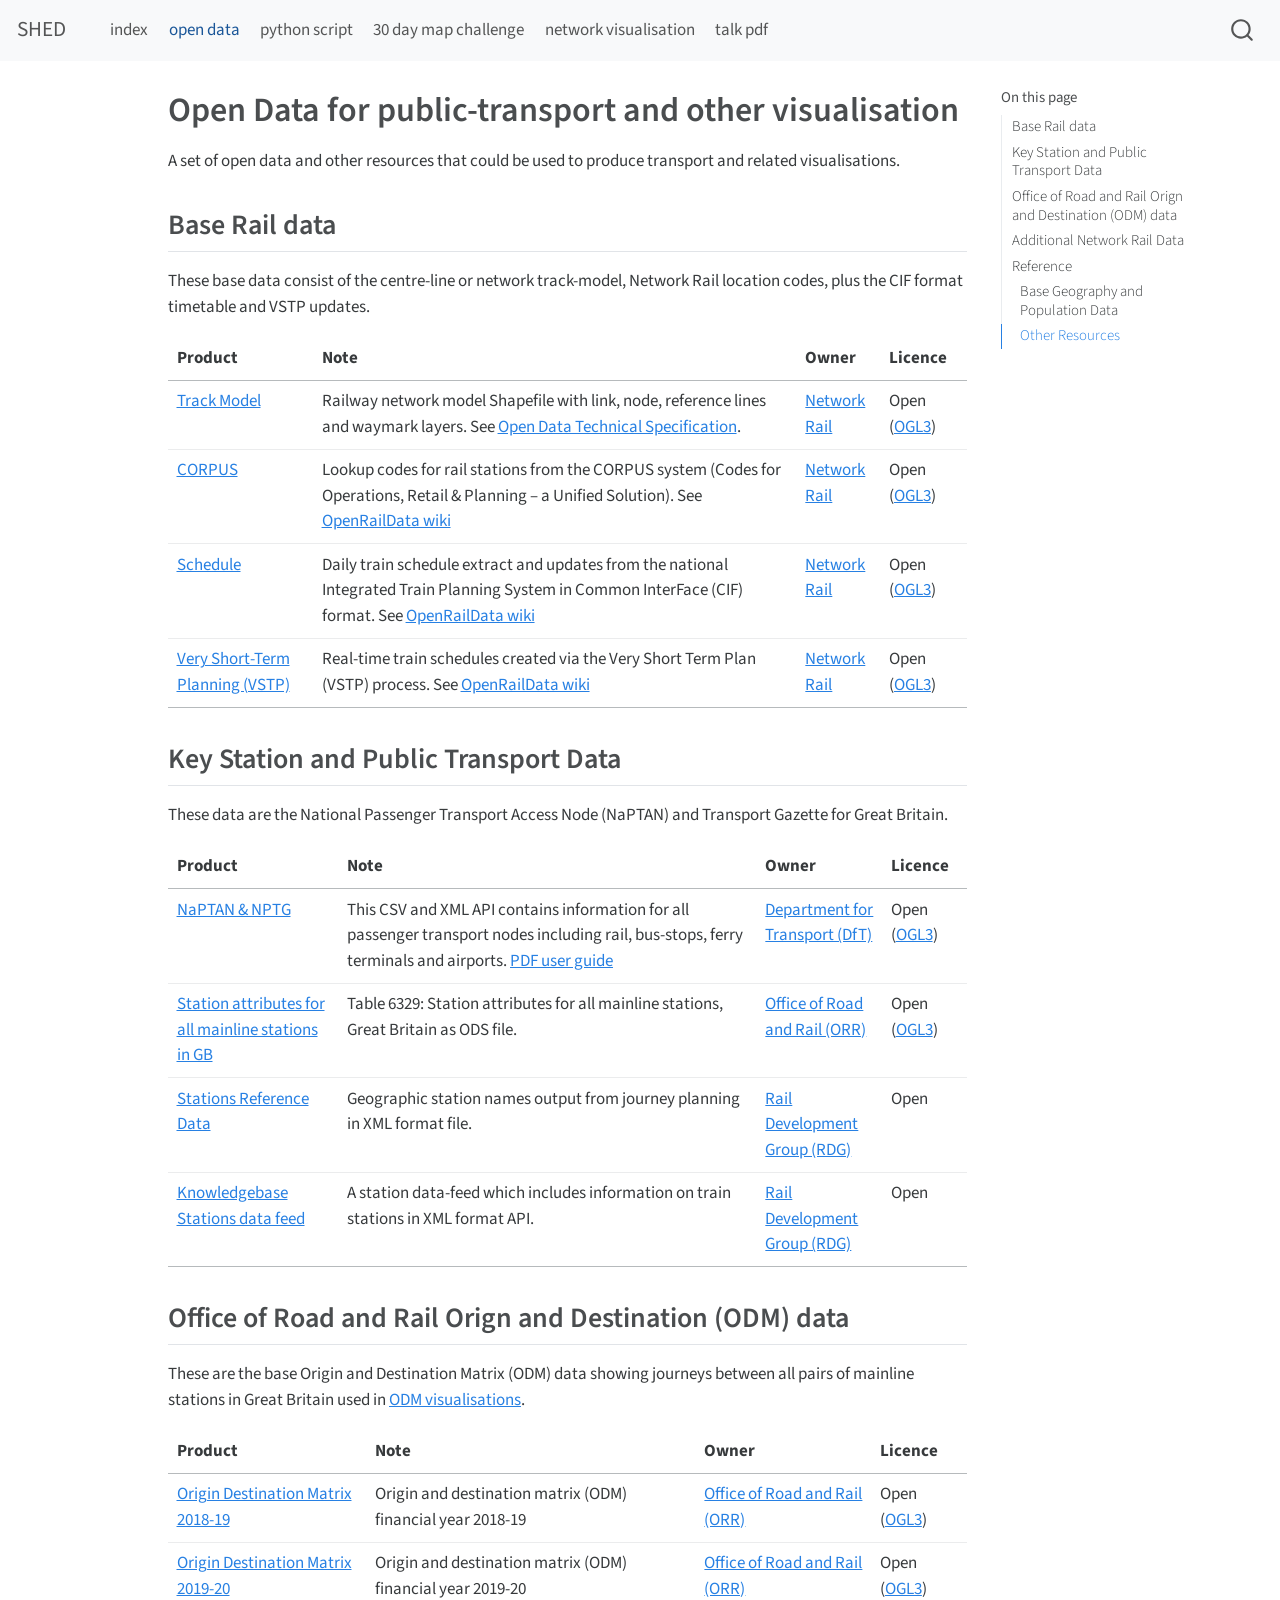
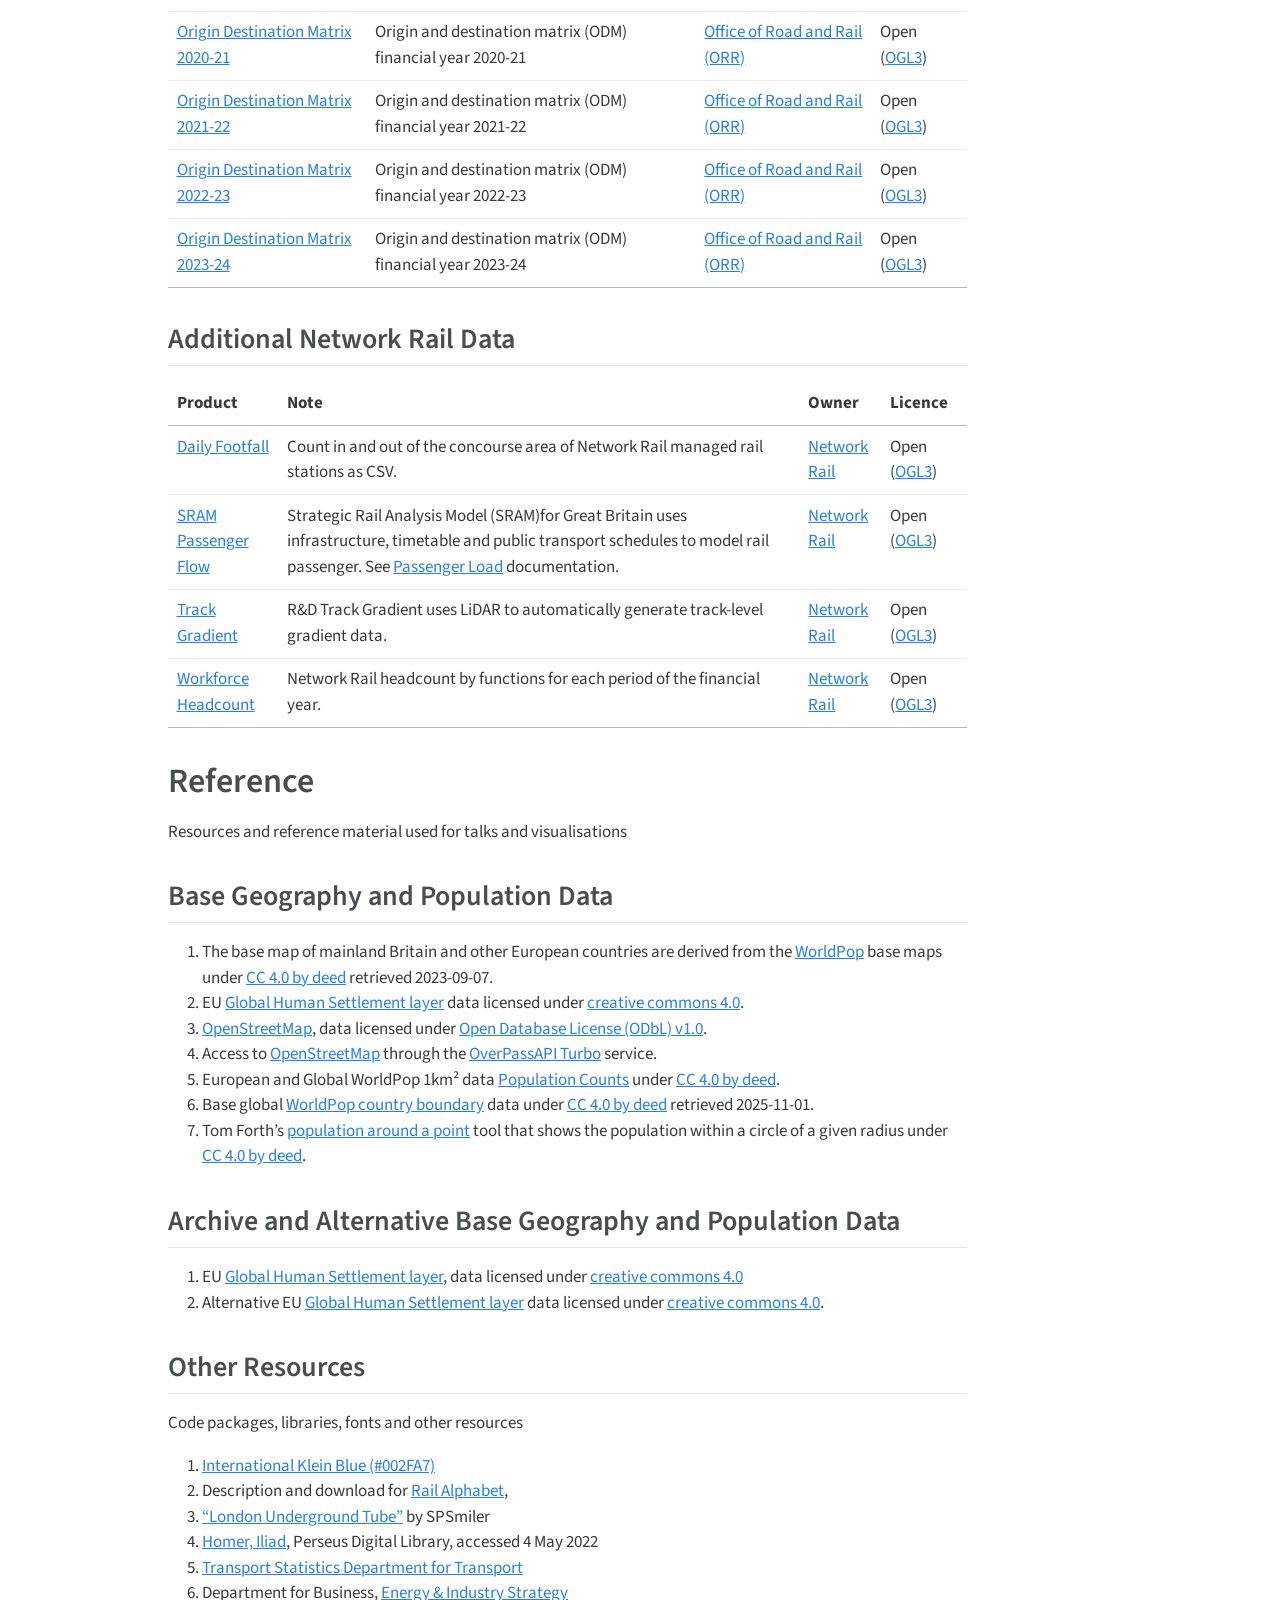
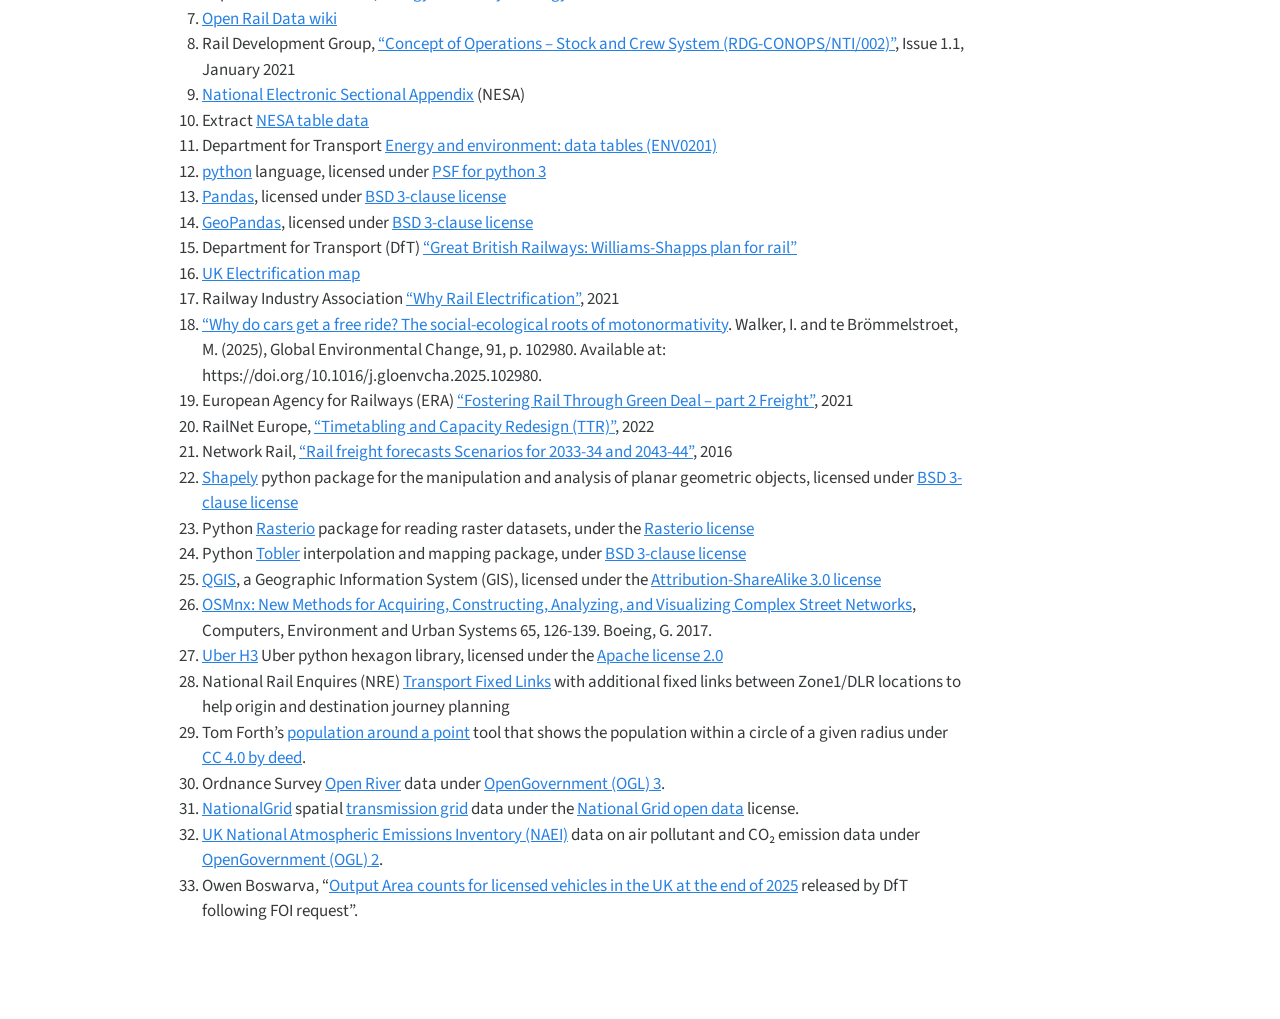
<file: opendata.html>
<!DOCTYPE html>
<html xmlns="http://www.w3.org/1999/xhtml" lang="en" xml:lang="en"><head>

<meta charset="utf-8">
<meta name="generator" content="quarto-1.3.340">

<meta name="viewport" content="width=device-width, initial-scale=1.0, user-scalable=yes">


<title>SHED - Open Data for public-transport and other visualisation</title>
<style>
code{white-space: pre-wrap;}
span.smallcaps{font-variant: small-caps;}
div.columns{display: flex; gap: min(4vw, 1.5em);}
div.column{flex: auto; overflow-x: auto;}
div.hanging-indent{margin-left: 1.5em; text-indent: -1.5em;}
ul.task-list{list-style: none;}
ul.task-list li input[type="checkbox"] {
  width: 0.8em;
  margin: 0 0.8em 0.2em -1em; /* quarto-specific, see https://github.com/quarto-dev/quarto-cli/issues/4556 */ 
  vertical-align: middle;
}
</style>


<script src="site_libs/quarto-nav/quarto-nav.js"></script>
<script src="site_libs/quarto-nav/headroom.min.js"></script>
<script src="site_libs/clipboard/clipboard.min.js"></script>
<script src="site_libs/quarto-search/autocomplete.umd.js"></script>
<script src="site_libs/quarto-search/fuse.min.js"></script>
<script src="site_libs/quarto-search/quarto-search.js"></script>
<meta name="quarto:offset" content="./">
<script src="site_libs/quarto-html/quarto.js"></script>
<script src="site_libs/quarto-html/popper.min.js"></script>
<script src="site_libs/quarto-html/tippy.umd.min.js"></script>
<script src="site_libs/quarto-html/anchor.min.js"></script>
<link href="site_libs/quarto-html/tippy.css" rel="stylesheet">
<link href="site_libs/quarto-html/quarto-syntax-highlighting.css" rel="stylesheet" id="quarto-text-highlighting-styles">
<script src="site_libs/bootstrap/bootstrap.min.js"></script>
<link href="site_libs/bootstrap/bootstrap-icons.css" rel="stylesheet">
<link href="site_libs/bootstrap/bootstrap.min.css" rel="stylesheet" id="quarto-bootstrap" data-mode="light">
<script id="quarto-search-options" type="application/json">{
  "location": "navbar",
  "copy-button": false,
  "collapse-after": 3,
  "panel-placement": "end",
  "type": "overlay",
  "limit": 20,
  "language": {
    "search-no-results-text": "No results",
    "search-matching-documents-text": "matching documents",
    "search-copy-link-title": "Copy link to search",
    "search-hide-matches-text": "Hide additional matches",
    "search-more-match-text": "more match in this document",
    "search-more-matches-text": "more matches in this document",
    "search-clear-button-title": "Clear",
    "search-detached-cancel-button-title": "Cancel",
    "search-submit-button-title": "Submit"
  }
}</script>


</head>

<body class="nav-fixed">

<div id="quarto-search-results"></div>
  <header id="quarto-header" class="headroom fixed-top">
    <nav class="navbar navbar-expand-lg navbar-dark ">
      <div class="navbar-container container-fluid">
      <div class="navbar-brand-container">
    <a class="navbar-brand" href="./index.html">
    <span class="navbar-title">SHED</span>
    </a>
  </div>
            <div id="quarto-search" class="" title="Search"></div>
          <button class="navbar-toggler" type="button" data-bs-toggle="collapse" data-bs-target="#navbarCollapse" aria-controls="navbarCollapse" aria-expanded="false" aria-label="Toggle navigation" onclick="if (window.quartoToggleHeadroom) { window.quartoToggleHeadroom(); }">
  <span class="navbar-toggler-icon"></span>
</button>
          <div class="collapse navbar-collapse" id="navbarCollapse">
            <ul class="navbar-nav navbar-nav-scroll me-auto">
  <li class="nav-item">
    <a class="nav-link" href="./index.html" rel="" target="">
 <span class="menu-text">index</span></a>
  </li>  
  <li class="nav-item">
    <a class="nav-link active" href="./opendata.html" rel="" target="" aria-current="page">
 <span class="menu-text">open data</span></a>
  </li>  
  <li class="nav-item">
    <a class="nav-link" href="./script.html" rel="" target="">
 <span class="menu-text">python script</span></a>
  </li>  
  <li class="nav-item">
    <a class="nav-link" href="./30daymapchallenge.html" rel="" target="">
 <span class="menu-text">30 day map challenge</span></a>
  </li>  
  <li class="nav-item">
    <a class="nav-link" href="./Netzwerk.html" rel="" target="">
 <span class="menu-text">network visualisation</span></a>
  </li>  
  <li class="nav-item">
    <a class="nav-link" href="./Vortrag.html" rel="" target="">
 <span class="menu-text">talk pdf</span></a>
  </li>  
</ul>
            <div class="quarto-navbar-tools ms-auto">
</div>
          </div> <!-- /navcollapse -->
      </div> <!-- /container-fluid -->
    </nav>
</header>
<!-- content -->
<div id="quarto-content" class="quarto-container page-columns page-rows-contents page-layout-article page-navbar">
<!-- sidebar -->
<!-- margin-sidebar -->
    <div id="quarto-margin-sidebar" class="sidebar margin-sidebar">
        <nav id="TOC" role="doc-toc" class="toc-active">
    <h2 id="toc-title">On this page</h2>
   
  <ul>
  <li><a href="#base-rail-data" id="toc-base-rail-data" class="nav-link active" data-scroll-target="#base-rail-data">Base Rail data</a></li>
  <li><a href="#key-station-and-public-transport-data" id="toc-key-station-and-public-transport-data" class="nav-link" data-scroll-target="#key-station-and-public-transport-data">Key Station and Public Transport Data</a></li>
  <li><a href="#office-of-road-and-rail-orign-and-destination-odm-data" id="toc-office-of-road-and-rail-orign-and-destination-odm-data" class="nav-link" data-scroll-target="#office-of-road-and-rail-orign-and-destination-odm-data">Office of Road and Rail Orign and Destination (ODM) data</a></li>
  <li><a href="#additional-network-rail-data" id="toc-additional-network-rail-data" class="nav-link" data-scroll-target="#additional-network-rail-data">Additional Network Rail Data</a></li>
  <li><a href="#reference" id="toc-reference" class="nav-link" data-scroll-target="#reference">Reference</a>
  <ul class="collapse">
  <li><a href="#base-geography-and-population-data" id="toc-base-geography-and-population-data" class="nav-link" data-scroll-target="#base-geography-and-population-data">Base Geography and Population Data</a></li>
  <li><a href="#other-resources" id="toc-other-resources" class="nav-link" data-scroll-target="#other-resources">Other Resources</a></li>
  </ul></li>
  </ul>
</nav>
    </div>
<!-- main -->
<main class="content" id="quarto-document-content">

<header id="title-block-header" class="quarto-title-block default">
<div class="quarto-title">
<h1 class="title">Open Data for public-transport and other visualisation</h1>
</div>



<div class="quarto-title-meta">

    
  
    
  </div>
  

</header>

<p>A set of open data and other resources that could be used to produce transport and related visualisations.</p>
<section id="base-rail-data" class="level2">
<h2 class="anchored" data-anchor-id="base-rail-data">Base Rail data</h2>
<p>These base data consist of the centre-line or network track-model, Network Rail location codes, plus the CIF format timetable and VSTP updates.</p>
<table class="table">
<thead>
<tr class="header">
<th style="text-align: left;">Product</th>
<th style="text-align: left;">Note</th>
<th style="text-align: left;">Owner</th>
<th style="text-align: left;">Licence</th>
</tr>
</thead>
<tbody>
<tr class="odd">
<td style="text-align: left;"><a href="https://raildata.org.uk/dashboard/dataProduct/P-d6c0c7ee-6743-4999-9b9e-d2dd39585bdb/overview">Track Model</a></td>
<td style="text-align: left;">Railway network model Shapefile with link, node, reference lines and waymark layers. See <a href="https://raildata.org.uk/dataProduct/P-d6c0c7ee-6743-4999-9b9e-d2dd39585bdb/documentation">Open Data Technical Specification</a>.</td>
<td style="text-align: left;"><a href="https://www.networkrail.co.uk/who-we-are/transparency-and-ethics/transparency/open-data-feeds/">Network Rail</a></td>
<td style="text-align: left;">Open (<a href="https://www.nationalarchives.gov.uk/doc/open-government-licence/version/3/">OGL3</a>)</td>
</tr>
<tr class="even">
<td style="text-align: left;"><a href="https://raildata.org.uk/dashboard/dataProduct/P-9d26e657-26be-496b-b669-93b217d45859/overview">CORPUS</a></td>
<td style="text-align: left;">Lookup codes for rail stations from the CORPUS system (Codes for Operations, Retail &amp; Planning – a Unified Solution). See <a href="https://wiki.openraildata.com/index.php/Reference_Data#CORPUS:_Location_Reference_Data">OpenRailData wiki</a></td>
<td style="text-align: left;"><a href="https://www.networkrail.co.uk/who-we-are/transparency-and-ethics/transparency/open-data-feeds/">Network Rail</a></td>
<td style="text-align: left;">Open (<a href="https://www.nationalarchives.gov.uk/doc/open-government-licence/version/3/">OGL3</a>)</td>
</tr>
<tr class="odd">
<td style="text-align: left;"><a href="https://raildata.org.uk/dashboard/dataProduct/P-dbd92416-2f09-4f72-ad42-d53bbfec50f3/overview">Schedule</a></td>
<td style="text-align: left;">Daily train schedule extract and updates from the national Integrated Train Planning System in Common InterFace (CIF) format. See <a href="https://wiki.openraildata.com/index.php/SCHEDULE">OpenRailData wiki</a></td>
<td style="text-align: left;"><a href="https://www.networkrail.co.uk/who-we-are/transparency-and-ethics/transparency/open-data-feeds/">Network Rail</a></td>
<td style="text-align: left;">Open (<a href="https://www.nationalarchives.gov.uk/doc/open-government-licence/version/3/">OGL3</a>)</td>
</tr>
<tr class="even">
<td style="text-align: left;"><a href="https://raildata.org.uk/dashboard/dataProduct/P-3cc7c8b3-a311-406b-85ed-8032c60f1b29/overview">Very Short-Term Planning (VSTP)</a></td>
<td style="text-align: left;">Real-time train schedules created via the Very Short Term Plan (VSTP) process. See <a href="https://wiki.openraildata.com/index.php/VSTP">OpenRailData wiki</a></td>
<td style="text-align: left;"><a href="https://www.networkrail.co.uk/who-we-are/transparency-and-ethics/transparency/open-data-feeds/">Network Rail</a></td>
<td style="text-align: left;">Open (<a href="https://www.nationalarchives.gov.uk/doc/open-government-licence/version/3/">OGL3</a>)</td>
</tr>
</tbody>
</table>
</section>
<section id="key-station-and-public-transport-data" class="level2">
<h2 class="anchored" data-anchor-id="key-station-and-public-transport-data">Key Station and Public Transport Data</h2>
<p>These data are the National Passenger Transport Access Node (NaPTAN) and Transport Gazette for Great Britain.</p>
<table class="table">
<thead>
<tr class="header">
<th style="text-align: left;">Product</th>
<th style="text-align: left;">Note</th>
<th style="text-align: left;">Owner</th>
<th style="text-align: left;">Licence</th>
</tr>
</thead>
<tbody>
<tr class="odd">
<td style="text-align: left;"><a href="https://beta-naptan.dft.gov">NaPTAN &amp; NPTG</a></td>
<td style="text-align: left;">This CSV and XML API contains information for all passenger transport nodes including rail, bus-stops, ferry terminals and airports. <a href="http://www.naptan.org.uk/schema/2.4/doc/NaPTANSchemaGuide-2.4-v0.57.pdf">PDF user guide</a></td>
<td style="text-align: left;"><a href="https://findtransportdata.dft.gov.uk/">Department for Transport (DfT)</a></td>
<td style="text-align: left;">Open (<a href="https://www.nationalarchives.gov.uk/doc/open-government-licence/version/3/">OGL3</a>)</td>
</tr>
<tr class="even">
<td style="text-align: left;"><a href="https://dataportal.orr.gov.uk/statistics/infrastructure-and-environment/rail-infrastructure-and-assets/table-6329-station-attributes-for-all-mainline-stations/">Station attributes for all mainline stations in GB</a></td>
<td style="text-align: left;">Table 6329: Station attributes for all mainline stations, Great Britain as ODS file.</td>
<td style="text-align: left;"><a href="https://dataportal.orr.gov.uk/">Office of Road and Rail (ORR)</a></td>
<td style="text-align: left;">Open (<a href="https://www.nationalarchives.gov.uk/doc/open-government-licence/version/3/">OGL3</a>)</td>
</tr>
<tr class="odd">
<td style="text-align: left;"><a href="https://raildata.org.uk/dashboard/dataProduct/P-027a0f6c-b6dc-46eb-b743-5c6e73137aaf/overview">Stations Reference Data</a></td>
<td style="text-align: left;">Geographic station names output from journey planning in XML format file.</td>
<td style="text-align: left;"><a href="https://raildata.org.uk/dashboard/partnerDetails/1010/details">Rail Development Group (RDG)</a></td>
<td style="text-align: left;">Open</td>
</tr>
<tr class="even">
<td style="text-align: left;"><a href="https://raildata.org.uk/dashboard/dataProduct/P-88ffe920-471c-4fd9-8e0d-95d5b9b7a257/overview">Knowledgebase Stations data feed</a></td>
<td style="text-align: left;">A station data-feed which includes information on train stations in XML format API.</td>
<td style="text-align: left;"><a href="https://raildata.org.uk/dashboard/partnerDetails/1010/details">Rail Development Group (RDG)</a></td>
<td style="text-align: left;">Open</td>
</tr>
</tbody>
</table>
</section>
<section id="office-of-road-and-rail-orign-and-destination-odm-data" class="level2">
<h2 class="anchored" data-anchor-id="office-of-road-and-rail-orign-and-destination-odm-data">Office of Road and Rail Orign and Destination (ODM) data</h2>
<p>These are the base Origin and Destination Matrix (ODM) data showing journeys between all pairs of mainline stations in Great Britain used in <a href="https://github.com/anisotropi4/kingfisher/">ODM visualisations</a>.</p>
<table class="table">
<thead>
<tr class="header">
<th style="text-align: left;">Product</th>
<th style="text-align: left;">Note</th>
<th style="text-align: left;">Owner</th>
<th style="text-align: left;">Licence</th>
</tr>
</thead>
<tbody>
<tr class="odd">
<td style="text-align: left;"><a href="https://raildata.org.uk/dashboard/dataProduct/P-c1b1cbbc-9fc5-425e-a0c9-9aa6cb5c619f/overview">Origin Destination Matrix 2018-19</a></td>
<td style="text-align: left;">Origin and destination matrix (ODM) financial year 2018-19</td>
<td style="text-align: left;"><a href="https://dataportal.orr.gov.uk/">Office of Road and Rail (ORR)</a></td>
<td style="text-align: left;">Open (<a href="https://www.nationalarchives.gov.uk/doc/open-government-licence/version/3/">OGL3</a>)</td>
</tr>
<tr class="even">
<td style="text-align: left;"><a href="https://raildata.org.uk/dashboard/dataProduct/P-ea6deaac-fae4-4708-8307-36ad13732a7b/overview">Origin Destination Matrix 2019-20</a></td>
<td style="text-align: left;">Origin and destination matrix (ODM) financial year 2019-20</td>
<td style="text-align: left;"><a href="https://dataportal.orr.gov.uk/">Office of Road and Rail (ORR)</a></td>
<td style="text-align: left;">Open (<a href="https://www.nationalarchives.gov.uk/doc/open-government-licence/version/3/">OGL3</a>)</td>
</tr>
<tr class="odd">
<td style="text-align: left;"><a href="https://raildata.org.uk/dashboard/dataProduct/P-ba359b71-58c9-4f42-8c9d-e02e8e3a4330/overview">Origin Destination Matrix 2020-21</a></td>
<td style="text-align: left;">Origin and destination matrix (ODM) financial year 2020-21</td>
<td style="text-align: left;"><a href="https://dataportal.orr.gov.uk/">Office of Road and Rail (ORR)</a></td>
<td style="text-align: left;">Open (<a href="https://www.nationalarchives.gov.uk/doc/open-government-licence/version/3/">OGL3</a>)</td>
</tr>
<tr class="even">
<td style="text-align: left;"><a href="https://raildata.org.uk/dashboard/dataProduct/P-a9faf6fd-b31f-491c-935a-f4ab3ffa5890/overview">Origin Destination Matrix 2021-22</a></td>
<td style="text-align: left;">Origin and destination matrix (ODM) financial year 2021-22</td>
<td style="text-align: left;"><a href="https://dataportal.orr.gov.uk/">Office of Road and Rail (ORR)</a></td>
<td style="text-align: left;">Open (<a href="https://www.nationalarchives.gov.uk/doc/open-government-licence/version/3/">OGL3</a>)</td>
</tr>
<tr class="odd">
<td style="text-align: left;"><a href="https://raildata.org.uk/dashboard/dataProduct/P-a839de9f-eafa-495e-92e3-ff23a33ad876/overview">Origin Destination Matrix 2022-23</a></td>
<td style="text-align: left;">Origin and destination matrix (ODM) financial year 2022-23</td>
<td style="text-align: left;"><a href="https://dataportal.orr.gov.uk/">Office of Road and Rail (ORR)</a></td>
<td style="text-align: left;">Open (<a href="https://www.nationalarchives.gov.uk/doc/open-government-licence/version/3/">OGL3</a>)</td>
</tr>
<tr class="even">
<td style="text-align: left;"><a href="https://raildata.org.uk/dashboard/dataProduct/P-420268d5-b082-469e-98e4-47d92f714bc6/overview">Origin Destination Matrix 2023-24</a></td>
<td style="text-align: left;">Origin and destination matrix (ODM) financial year 2023-24</td>
<td style="text-align: left;"><a href="https://dataportal.orr.gov.uk/">Office of Road and Rail (ORR)</a></td>
<td style="text-align: left;">Open (<a href="https://www.nationalarchives.gov.uk/doc/open-government-licence/version/3/">OGL3</a>)</td>
</tr>
</tbody>
</table>
</section>
<section id="additional-network-rail-data" class="level2">
<h2 class="anchored" data-anchor-id="additional-network-rail-data">Additional Network Rail Data</h2>
<table class="table">
<thead>
<tr class="header">
<th style="text-align: left;">Product</th>
<th style="text-align: left;">Note</th>
<th style="text-align: left;">Owner</th>
<th style="text-align: left;">Licence</th>
</tr>
</thead>
<tbody>
<tr class="odd">
<td style="text-align: left;"><a href="https://raildata.org.uk/dashboard/dataProduct/P-ba403ccb-1d64-40a7-8a53-23e8d05e6026/overview">Daily Footfall</a></td>
<td style="text-align: left;">Count in and out of the concourse area of Network Rail managed rail stations as CSV.</td>
<td style="text-align: left;"><a href="https://www.networkrail.co.uk/">Network Rail</a></td>
<td style="text-align: left;">Open (<a href="https://www.nationalarchives.gov.uk/doc/open-government-licence/version/3/">OGL3</a>)</td>
</tr>
<tr class="even">
<td style="text-align: left;"><a href="https://raildata.org.uk/dashboard/dataProduct/P-62f7f4d0-8d19-48ff-916d-aa6d27549dd7/overview">SRAM Passenger Flow</a></td>
<td style="text-align: left;">Strategic Rail Analysis Model (SRAM)for Great Britain uses infrastructure, timetable and public transport schedules to model rail passenger. See <a href="https://raildata.org.uk/dashboard/dataProduct/P-62f7f4d0-8d19-48ff-916d-aa6d27549dd7/documentation">Passenger Load</a> documentation.</td>
<td style="text-align: left;"><a href="https://www.networkrail.co.uk/">Network Rail</a></td>
<td style="text-align: left;">Open (<a href="https://www.nationalarchives.gov.uk/doc/open-government-licence/version/3/">OGL3</a>)</td>
</tr>
<tr class="odd">
<td style="text-align: left;"><a href="https://raildata.org.uk/dashboard/dataProduct/P-9931256f-ae3f-4475-abc5-e92842e1103b/overview">Track Gradient</a></td>
<td style="text-align: left;">R&amp;D Track Gradient uses LiDAR to automatically generate track-level gradient data.</td>
<td style="text-align: left;"><a href="https://www.networkrail.co.uk">Network Rail</a></td>
<td style="text-align: left;">Open (<a href="https://www.nationalarchives.gov.uk/doc/open-government-licence/version/3/">OGL3</a>)</td>
</tr>
<tr class="even">
<td style="text-align: left;"><a href="https://raildata.org.uk/dashboard/dataProduct/P-597c224e-df7a-4511-a4a7-0dcb4e6cd94b/overview">Workforce Headcount</a></td>
<td style="text-align: left;">Network Rail headcount by functions for each period of the financial year.</td>
<td style="text-align: left;"><a href="https://www.networkrail.co.uk">Network Rail</a></td>
<td style="text-align: left;">Open (<a href="https://www.nationalarchives.gov.uk/doc/open-government-licence/version/3/">OGL3</a>)</td>
</tr>
</tbody>
</table>
</section>
<section id="reference" class="level1">
<h1>Reference</h1>
<p>Resources and reference material used for talks and visualisations</p>
<section id="base-geography-and-population-data" class="level2">
<h2 class="anchored" data-anchor-id="base-geography-and-population-data">Base Geography and Population Data</h2>
<div>
<ol type="1">
<li>The base map of mainland Britain and other European countries are derived from the <a href="https://hub.worldpop.org">WorldPop</a> base maps under <a href="https://creativecommons.org/licenses/by/4.0/">CC 4.0 by deed</a> retrieved 2023-09-07.</li>
<li>EU <a href="https://human-settlement.emergency.copernicus.eu/ghs_stat_ucdb2015mt_r2019a.php">Global Human Settlement layer</a> data licensed under <a href="https://creativecommons.org/licenses/by/4.0/">creative commons 4.0</a>.</li>
<li><a href="https://openstreetmap.org">OpenStreetMap</a>, data licensed under <a href="https://opendatacommons.org/licenses/odbl/1-0/">Open Database License (ODbL) v1.0</a>.</li>
<li>Access to <a href="https://openstreetmap.org">OpenStreetMap</a> through the <a href="https://overpass-turbo.eu/">OverPassAPI Turbo</a> service.</li>
<li>European and Global WorldPop 1km² data <a href="https://hub.worldpop.org/project/categories?id=3">Population Counts</a> under <a href="https://creativecommons.org/licenses/by/4.0/">CC 4.0 by deed</a>.</li>
<li>Base global <a href="https://hub.worldpop.org/geodata/listing?id=62">WorldPop country boundary</a> data under <a href="https://creativecommons.org/licenses/by/4.0/">CC 4.0 by deed</a> retrieved 2025-11-01.</li>
<li>Tom Forth’s <a href="https://www.tomforth.co.uk/circlepopulations/">population around a point</a> tool that shows the population within a circle of a given radius under <a href="https://creativecommons.org/licenses/by/4.0/">CC 4.0 by deed</a>.</li>
</ol>
<section id="archive-and-alternative-base-geography-and-population-data" class="level2">
<h2 class="anchored" data-anchor-id="archive-and-alternative-base-geography-and-population-data">Archive and Alternative Base Geography and Population Data</h2>
<ol type="1">
<li>EU <a href="https://human-settlement.emergency.copernicus.eu/">Global Human Settlement layer</a>, data licensed under <a href="https://creativecommons.org/licenses/by/4.0/">creative commons 4.0</a></li>
<li>Alternative EU <a href="https://human-settlement.emergency.copernicus.eu/ghs_pop2022.php">Global Human Settlement layer</a> data licensed under <a href="https://creativecommons.org/licenses/by/4.0/">creative commons 4.0</a>.</li>
</ol>
</section>
</div>
</section>
<section id="other-resources" class="level2">
<h2 class="anchored" data-anchor-id="other-resources">Other Resources</h2>
<p>Code packages, libraries, fonts and other resources</p>
<div>
<ol class="example" type="1">
<li><a href="https://en.wikipedia.org/wiki/International_Klein_Blue">International Klein Blue (#002FA7)</a></li>
<li>Description and download for <a href="https://www.strathpefferjunction.com/british-railway-typefaces-fonts/">Rail Alphabet</a>,</li>
<li><a href="https://commons.wikimedia.org/wiki/File:Why_London_Underground_is_nicknamed_The_Tube.jpg">“London Underground Tube”</a> by SPSmiler</li>
<li><a href="http://www.perseus.tufts.edu/hopper/text?doc=Perseus:text:1999.01.0133">Homer, Iliad</a>, Perseus Digital Library, accessed 4 May 2022</li>
<li><a href="https://www.gov.uk/government/statistics/transport-statistics-great-britain-2021/transport-statistics-great-britain-2021">Transport Statistics Department for Transport</a></li>
<li>Department for Business, <a href="https://www.gov.uk/government/publications/greenhouse-gas-reporting-conversion-factors-2021">Energy &amp; Industry Strategy</a></li>
<li><a href="https://wiki.openraildata.com/index.php/Main_Page">Open Rail Data wiki</a></li>
<li>Rail Development Group, <a href="https://www.raildeliverygroup.com/media-centre-docman/acop/284-rdgconceptofoperations-stockandcrewv1-0-reformat/file.html">“Concept of Operations – Stock and Crew System (RDG-CONOPS/NTI/002)”</a>, Issue 1.1, January 2021</li>
<li><a href="https://www.networkrail.co.uk/industry-and-commercial/information-for-operators/national-electronic-sectional-appendix/">National Electronic Sectional Appendix</a> (NESA)</li>
<li>Extract <a href="https://github.com/anisotropi4/nesa">NESA table data</a></li>
<li>Department for Transport <a href="https://www.gov.uk/government/statistical-data-sets/energy-and-environment-data-tables-env">Energy and environment: data tables (ENV0201)</a></li>
<li><a href="https://Python.org">python</a> language, licensed under <a href="https://docs.python.org/3/license.html">PSF for python 3</a></li>
<li><a href="https://pandas.pydata.org/">Pandas</a>, licensed under <a href="https://opensource.org/license/BSD-3-clause">BSD 3-clause license</a></li>
<li><a href="https://geopandas.org/">GeoPandas</a>, licensed under <a href="https://opensource.org/license/BSD-3-clause">BSD 3-clause license</a></li>
<li>Department for Transport (DfT) <a href="https://www.gov.uk/government/publications/great-british-railways-williams-shapps-plan-for-rail">“Great British Railways: Williams-Shapps plan for rail”</a></li>
<li><a href="https://electricrailmap.gitlab.io/">UK Electrification map</a></li>
<li>Railway Industry Association <a href="https://www.riagb.org.uk/RIA/Newsroom/Publications%20Folder/Why_Rail_Electrification_Report.aspx">“Why Rail Electrification”</a>, 2021</li>
<li><a href="https://doi.org/10.1016/j.gloenvcha.2025.102980">“Why do cars get a free ride? The social-ecological roots of motonormativity</a>. Walker, I. and te Brömmelstroet, M. (2025), Global Environmental Change, 91, p.&nbsp;102980. Available at: https://doi.org/10.1016/j.gloenvcha.2025.102980.</li>
<li>European Agency for Railways (ERA) <a href="https://www.era.europa.eu/content/era-report-fostering-railway-sector-through-european-green-deal-part-2-freight_en">“Fostering Rail Through Green Deal – part 2 Freight”</a>, 2021</li>
<li>RailNet Europe, <a href="https://rne.eu/sales-timetabling/ttr">“Timetabling and Capacity Redesign (TTR)”</a>, 2022</li>
<li>Network Rail, <a href="https://www.networkrail.co.uk/wp-content/uploads/2020/08/Rail-freight-forecasts-Scenarios-for-2033-34-and-2043-44.pdf">“Rail freight forecasts Scenarios for 2033-34 and 2043-44”</a>, 2016</li>
<li><a href="https://shapely.readthedocs.io/en/stable/">Shapely</a> python package for the manipulation and analysis of planar geometric objects, licensed under <a href="https://opensource.org/license/BSD-3-clause">BSD 3-clause license</a></li>
<li>Python <a href="https://rasterio.readthedocs.io/en/latest/index.html">Rasterio</a> package for reading raster datasets, under the <a href="https://rasterio.readthedocs.io/en/stable/intro.html">Rasterio license</a></li>
<li>Python <a href="https://pysal.org/tobler">Tobler</a> interpolation and mapping package, under <a href="https://pysal.org/tobler">BSD 3-clause license</a></li>
<li><a href="https://qgis.org">QGIS</a>, a Geographic Information System (GIS), licensed under the <a href="https://creativecommons.org/licenses/by-sa/3.0/deed.en">Attribution-ShareAlike 3.0 license</a></li>
<li><a href="https://geoffboeing.com/publications/osmnx-complex-street-networks/">OSMnx: New Methods for Acquiring, Constructing, Analyzing, and Visualizing Complex Street Networks</a>, Computers, Environment and Urban Systems&nbsp;65, 126-139. Boeing, G. 2017.</li>
<li><a href="https://github.com/uber/h3-py">Uber H3</a> Uber python hexagon library, licensed under the <a href="https://www.apache.org/licenses/LICENSE-2.0.html">Apache license 2.0</a></li>
<li>National Rail Enquires (NRE) <a href="https://raildata.org.uk/dashboard/dataProduct/P-9568f5b6-598e-48c6-8754-cd8c3a552d1c/overview">Transport Fixed Links</a> with additional fixed links between Zone1/DLR locations to help origin and destination journey planning</li>
<li>Tom Forth’s <a href="https://www.tomforth.co.uk/circlepopulations/">population around a point</a> tool that shows the population within a circle of a given radius under <a href="https://creativecommons.org/licenses/by/4.0/">CC 4.0 by deed</a>.</li>
<li>Ordnance Survey <a href="https://www.ordnancesurvey.co.uk/products/os-open-rivers">Open River</a> data under <a href="http://os.uk/opendata/licence">OpenGovernment (OGL) 3</a>.</li>
<li><a href="https://connecteddata.nationalgrid.co.uk/">NationalGrid</a> spatial <a href="https://connecteddata.nationalgrid.co.uk/dataset/?groups=system-and-network&amp;res_format=gpkg">transmission grid</a> data under the <a href="https://commercial.nationalgrid.co.uk/open-data-licence">National Grid open data</a> license.</li>
<li><a href="https://naei.energysecurity.gov.uk/">UK National Atmospheric Emissions Inventory (NAEI)</a> data on air pollutant and CO₂ emission data under <a href="https://www.nationalarchives.gov.uk/doc/open-government-licence/version/2/">OpenGovernment (OGL) 2</a>.</li>
<li>Owen Boswarva, “<a href="https://owenboswarva.com/blog/post-veh6.htm">Output Area counts for licensed vehicles in the UK at the end of 2025</a> released by DfT following FOI request”.</li>
</ol>
</div>


</section>
</section>

</main> <!-- /main -->
<script id="quarto-html-after-body" type="application/javascript">
window.document.addEventListener("DOMContentLoaded", function (event) {
  const toggleBodyColorMode = (bsSheetEl) => {
    const mode = bsSheetEl.getAttribute("data-mode");
    const bodyEl = window.document.querySelector("body");
    if (mode === "dark") {
      bodyEl.classList.add("quarto-dark");
      bodyEl.classList.remove("quarto-light");
    } else {
      bodyEl.classList.add("quarto-light");
      bodyEl.classList.remove("quarto-dark");
    }
  }
  const toggleBodyColorPrimary = () => {
    const bsSheetEl = window.document.querySelector("link#quarto-bootstrap");
    if (bsSheetEl) {
      toggleBodyColorMode(bsSheetEl);
    }
  }
  toggleBodyColorPrimary();  
  const icon = "";
  const anchorJS = new window.AnchorJS();
  anchorJS.options = {
    placement: 'right',
    icon: icon
  };
  anchorJS.add('.anchored');
  const isCodeAnnotation = (el) => {
    for (const clz of el.classList) {
      if (clz.startsWith('code-annotation-')) {                     
        return true;
      }
    }
    return false;
  }
  const clipboard = new window.ClipboardJS('.code-copy-button', {
    text: function(trigger) {
      const codeEl = trigger.previousElementSibling.cloneNode(true);
      for (const childEl of codeEl.children) {
        if (isCodeAnnotation(childEl)) {
          childEl.remove();
        }
      }
      return codeEl.innerText;
    }
  });
  clipboard.on('success', function(e) {
    // button target
    const button = e.trigger;
    // don't keep focus
    button.blur();
    // flash "checked"
    button.classList.add('code-copy-button-checked');
    var currentTitle = button.getAttribute("title");
    button.setAttribute("title", "Copied!");
    let tooltip;
    if (window.bootstrap) {
      button.setAttribute("data-bs-toggle", "tooltip");
      button.setAttribute("data-bs-placement", "left");
      button.setAttribute("data-bs-title", "Copied!");
      tooltip = new bootstrap.Tooltip(button, 
        { trigger: "manual", 
          customClass: "code-copy-button-tooltip",
          offset: [0, -8]});
      tooltip.show();    
    }
    setTimeout(function() {
      if (tooltip) {
        tooltip.hide();
        button.removeAttribute("data-bs-title");
        button.removeAttribute("data-bs-toggle");
        button.removeAttribute("data-bs-placement");
      }
      button.setAttribute("title", currentTitle);
      button.classList.remove('code-copy-button-checked');
    }, 1000);
    // clear code selection
    e.clearSelection();
  });
  function tippyHover(el, contentFn) {
    const config = {
      allowHTML: true,
      content: contentFn,
      maxWidth: 500,
      delay: 100,
      arrow: false,
      appendTo: function(el) {
          return el.parentElement;
      },
      interactive: true,
      interactiveBorder: 10,
      theme: 'quarto',
      placement: 'bottom-start'
    };
    window.tippy(el, config); 
  }
      let selectedAnnoteEl;
      const selectorForAnnotation = ( cell, annotation) => {
        let cellAttr = 'data-code-cell="' + cell + '"';
        let lineAttr = 'data-code-annotation="' +  annotation + '"';
        const selector = 'span[' + cellAttr + '][' + lineAttr + ']';
        return selector;
      }
      const selectCodeLines = (annoteEl) => {
        const doc = window.document;
        const targetCell = annoteEl.getAttribute("data-target-cell");
        const targetAnnotation = annoteEl.getAttribute("data-target-annotation");
        const annoteSpan = window.document.querySelector(selectorForAnnotation(targetCell, targetAnnotation));
        const lines = annoteSpan.getAttribute("data-code-lines").split(",");
        const lineIds = lines.map((line) => {
          return targetCell + "-" + line;
        })
        let top = null;
        let height = null;
        let parent = null;
        if (lineIds.length > 0) {
            //compute the position of the single el (top and bottom and make a div)
            const el = window.document.getElementById(lineIds[0]);
            top = el.offsetTop;
            height = el.offsetHeight;
            parent = el.parentElement.parentElement;
          if (lineIds.length > 1) {
            const lastEl = window.document.getElementById(lineIds[lineIds.length - 1]);
            const bottom = lastEl.offsetTop + lastEl.offsetHeight;
            height = bottom - top;
          }
          if (top !== null && height !== null && parent !== null) {
            // cook up a div (if necessary) and position it 
            let div = window.document.getElementById("code-annotation-line-highlight");
            if (div === null) {
              div = window.document.createElement("div");
              div.setAttribute("id", "code-annotation-line-highlight");
              div.style.position = 'absolute';
              parent.appendChild(div);
            }
            div.style.top = top - 2 + "px";
            div.style.height = height + 4 + "px";
            let gutterDiv = window.document.getElementById("code-annotation-line-highlight-gutter");
            if (gutterDiv === null) {
              gutterDiv = window.document.createElement("div");
              gutterDiv.setAttribute("id", "code-annotation-line-highlight-gutter");
              gutterDiv.style.position = 'absolute';
              const codeCell = window.document.getElementById(targetCell);
              const gutter = codeCell.querySelector('.code-annotation-gutter');
              gutter.appendChild(gutterDiv);
            }
            gutterDiv.style.top = top - 2 + "px";
            gutterDiv.style.height = height + 4 + "px";
          }
          selectedAnnoteEl = annoteEl;
        }
      };
      const unselectCodeLines = () => {
        const elementsIds = ["code-annotation-line-highlight", "code-annotation-line-highlight-gutter"];
        elementsIds.forEach((elId) => {
          const div = window.document.getElementById(elId);
          if (div) {
            div.remove();
          }
        });
        selectedAnnoteEl = undefined;
      };
      // Attach click handler to the DT
      const annoteDls = window.document.querySelectorAll('dt[data-target-cell]');
      for (const annoteDlNode of annoteDls) {
        annoteDlNode.addEventListener('click', (event) => {
          const clickedEl = event.target;
          if (clickedEl !== selectedAnnoteEl) {
            unselectCodeLines();
            const activeEl = window.document.querySelector('dt[data-target-cell].code-annotation-active');
            if (activeEl) {
              activeEl.classList.remove('code-annotation-active');
            }
            selectCodeLines(clickedEl);
            clickedEl.classList.add('code-annotation-active');
          } else {
            // Unselect the line
            unselectCodeLines();
            clickedEl.classList.remove('code-annotation-active');
          }
        });
      }
});
</script>
</div> <!-- /content -->



</body></html>
</file>
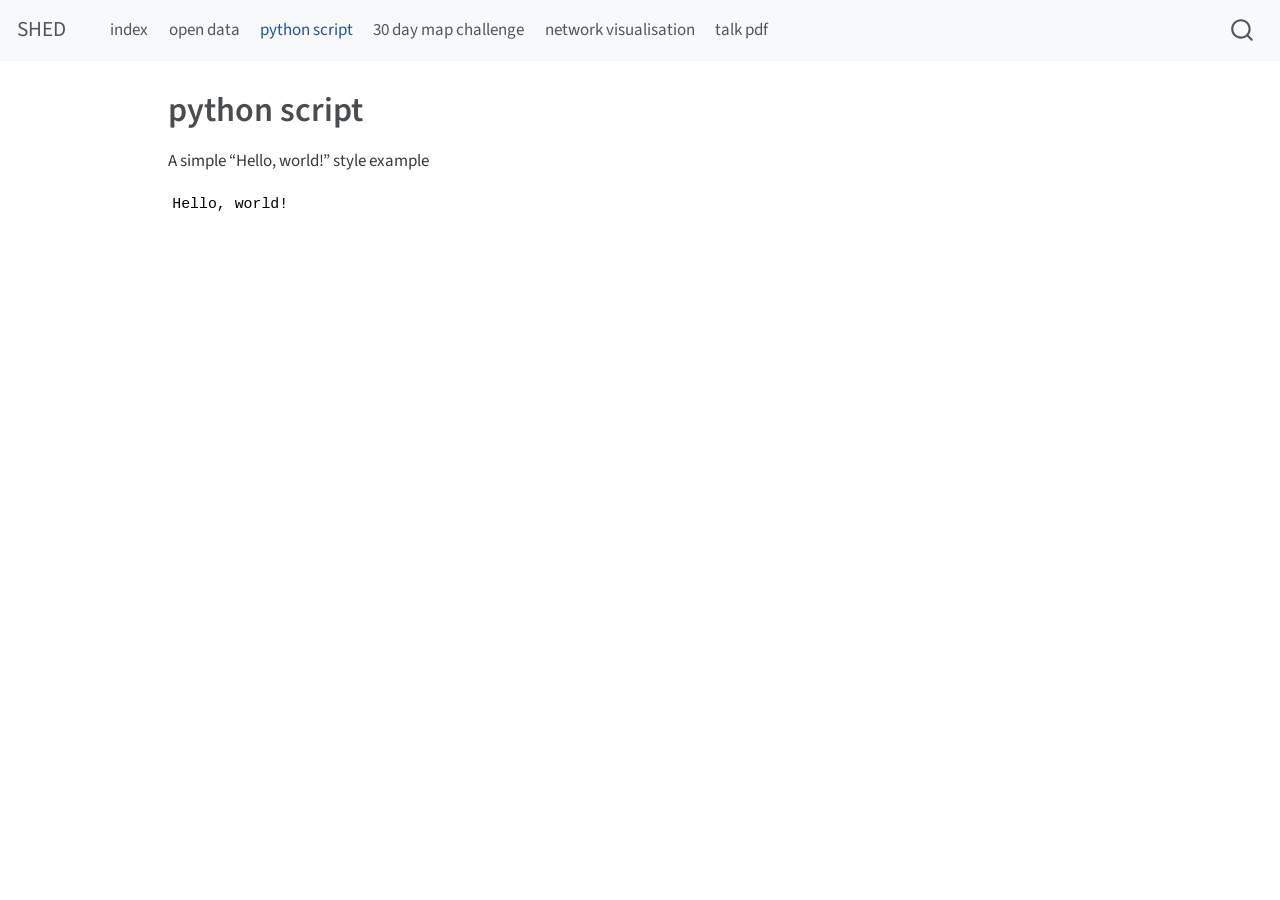
<file: script.html>
<!DOCTYPE html>
<html xmlns="http://www.w3.org/1999/xhtml" lang="en" xml:lang="en"><head>

<meta charset="utf-8">
<meta name="generator" content="quarto-1.3.340">

<meta name="viewport" content="width=device-width, initial-scale=1.0, user-scalable=yes">


<title>SHED - python script</title>
<style>
code{white-space: pre-wrap;}
span.smallcaps{font-variant: small-caps;}
div.columns{display: flex; gap: min(4vw, 1.5em);}
div.column{flex: auto; overflow-x: auto;}
div.hanging-indent{margin-left: 1.5em; text-indent: -1.5em;}
ul.task-list{list-style: none;}
ul.task-list li input[type="checkbox"] {
  width: 0.8em;
  margin: 0 0.8em 0.2em -1em; /* quarto-specific, see https://github.com/quarto-dev/quarto-cli/issues/4556 */ 
  vertical-align: middle;
}
</style>


<script src="site_libs/quarto-nav/quarto-nav.js"></script>
<script src="site_libs/quarto-nav/headroom.min.js"></script>
<script src="site_libs/clipboard/clipboard.min.js"></script>
<script src="site_libs/quarto-search/autocomplete.umd.js"></script>
<script src="site_libs/quarto-search/fuse.min.js"></script>
<script src="site_libs/quarto-search/quarto-search.js"></script>
<meta name="quarto:offset" content="./">
<script src="site_libs/quarto-html/quarto.js"></script>
<script src="site_libs/quarto-html/popper.min.js"></script>
<script src="site_libs/quarto-html/tippy.umd.min.js"></script>
<script src="site_libs/quarto-html/anchor.min.js"></script>
<link href="site_libs/quarto-html/tippy.css" rel="stylesheet">
<link href="site_libs/quarto-html/quarto-syntax-highlighting.css" rel="stylesheet" id="quarto-text-highlighting-styles">
<script src="site_libs/bootstrap/bootstrap.min.js"></script>
<link href="site_libs/bootstrap/bootstrap-icons.css" rel="stylesheet">
<link href="site_libs/bootstrap/bootstrap.min.css" rel="stylesheet" id="quarto-bootstrap" data-mode="light">
<script id="quarto-search-options" type="application/json">{
  "location": "navbar",
  "copy-button": false,
  "collapse-after": 3,
  "panel-placement": "end",
  "type": "overlay",
  "limit": 20,
  "language": {
    "search-no-results-text": "No results",
    "search-matching-documents-text": "matching documents",
    "search-copy-link-title": "Copy link to search",
    "search-hide-matches-text": "Hide additional matches",
    "search-more-match-text": "more match in this document",
    "search-more-matches-text": "more matches in this document",
    "search-clear-button-title": "Clear",
    "search-detached-cancel-button-title": "Cancel",
    "search-submit-button-title": "Submit"
  }
}</script>


</head>

<body class="nav-fixed">

<div id="quarto-search-results"></div>
  <header id="quarto-header" class="headroom fixed-top">
    <nav class="navbar navbar-expand-lg navbar-dark ">
      <div class="navbar-container container-fluid">
      <div class="navbar-brand-container">
    <a class="navbar-brand" href="./index.html">
    <span class="navbar-title">SHED</span>
    </a>
  </div>
            <div id="quarto-search" class="" title="Search"></div>
          <button class="navbar-toggler" type="button" data-bs-toggle="collapse" data-bs-target="#navbarCollapse" aria-controls="navbarCollapse" aria-expanded="false" aria-label="Toggle navigation" onclick="if (window.quartoToggleHeadroom) { window.quartoToggleHeadroom(); }">
  <span class="navbar-toggler-icon"></span>
</button>
          <div class="collapse navbar-collapse" id="navbarCollapse">
            <ul class="navbar-nav navbar-nav-scroll me-auto">
  <li class="nav-item">
    <a class="nav-link" href="./index.html" rel="" target="">
 <span class="menu-text">index</span></a>
  </li>  
  <li class="nav-item">
    <a class="nav-link" href="./opendata.html" rel="" target="">
 <span class="menu-text">open data</span></a>
  </li>  
  <li class="nav-item">
    <a class="nav-link active" href="./script.html" rel="" target="" aria-current="page">
 <span class="menu-text">python script</span></a>
  </li>  
  <li class="nav-item">
    <a class="nav-link" href="./30daymapchallenge.html" rel="" target="">
 <span class="menu-text">30 day map challenge</span></a>
  </li>  
  <li class="nav-item">
    <a class="nav-link" href="./Netzwerk.html" rel="" target="">
 <span class="menu-text">network visualisation</span></a>
  </li>  
  <li class="nav-item">
    <a class="nav-link" href="./Vortrag.html" rel="" target="">
 <span class="menu-text">talk pdf</span></a>
  </li>  
</ul>
            <div class="quarto-navbar-tools ms-auto">
</div>
          </div> <!-- /navcollapse -->
      </div> <!-- /container-fluid -->
    </nav>
</header>
<!-- content -->
<div id="quarto-content" class="quarto-container page-columns page-rows-contents page-layout-article page-navbar">
<!-- sidebar -->
<!-- margin-sidebar -->
    <div id="quarto-margin-sidebar" class="sidebar margin-sidebar">
        
    </div>
<!-- main -->
<main class="content" id="quarto-document-content">

<header id="title-block-header" class="quarto-title-block default">
<div class="quarto-title">
<h1 class="title">python script</h1>
</div>



<div class="quarto-title-meta">

    
  
    
  </div>
  

</header>

<p>A simple “Hello, world!” style example</p>
<div class="cell" data-execution_count="1">
<div class="cell-output cell-output-stdout">
<pre><code>Hello, world!</code></pre>
</div>
</div>



</main> <!-- /main -->
<script id="quarto-html-after-body" type="application/javascript">
window.document.addEventListener("DOMContentLoaded", function (event) {
  const toggleBodyColorMode = (bsSheetEl) => {
    const mode = bsSheetEl.getAttribute("data-mode");
    const bodyEl = window.document.querySelector("body");
    if (mode === "dark") {
      bodyEl.classList.add("quarto-dark");
      bodyEl.classList.remove("quarto-light");
    } else {
      bodyEl.classList.add("quarto-light");
      bodyEl.classList.remove("quarto-dark");
    }
  }
  const toggleBodyColorPrimary = () => {
    const bsSheetEl = window.document.querySelector("link#quarto-bootstrap");
    if (bsSheetEl) {
      toggleBodyColorMode(bsSheetEl);
    }
  }
  toggleBodyColorPrimary();  
  const icon = "";
  const anchorJS = new window.AnchorJS();
  anchorJS.options = {
    placement: 'right',
    icon: icon
  };
  anchorJS.add('.anchored');
  const isCodeAnnotation = (el) => {
    for (const clz of el.classList) {
      if (clz.startsWith('code-annotation-')) {                     
        return true;
      }
    }
    return false;
  }
  const clipboard = new window.ClipboardJS('.code-copy-button', {
    text: function(trigger) {
      const codeEl = trigger.previousElementSibling.cloneNode(true);
      for (const childEl of codeEl.children) {
        if (isCodeAnnotation(childEl)) {
          childEl.remove();
        }
      }
      return codeEl.innerText;
    }
  });
  clipboard.on('success', function(e) {
    // button target
    const button = e.trigger;
    // don't keep focus
    button.blur();
    // flash "checked"
    button.classList.add('code-copy-button-checked');
    var currentTitle = button.getAttribute("title");
    button.setAttribute("title", "Copied!");
    let tooltip;
    if (window.bootstrap) {
      button.setAttribute("data-bs-toggle", "tooltip");
      button.setAttribute("data-bs-placement", "left");
      button.setAttribute("data-bs-title", "Copied!");
      tooltip = new bootstrap.Tooltip(button, 
        { trigger: "manual", 
          customClass: "code-copy-button-tooltip",
          offset: [0, -8]});
      tooltip.show();    
    }
    setTimeout(function() {
      if (tooltip) {
        tooltip.hide();
        button.removeAttribute("data-bs-title");
        button.removeAttribute("data-bs-toggle");
        button.removeAttribute("data-bs-placement");
      }
      button.setAttribute("title", currentTitle);
      button.classList.remove('code-copy-button-checked');
    }, 1000);
    // clear code selection
    e.clearSelection();
  });
  function tippyHover(el, contentFn) {
    const config = {
      allowHTML: true,
      content: contentFn,
      maxWidth: 500,
      delay: 100,
      arrow: false,
      appendTo: function(el) {
          return el.parentElement;
      },
      interactive: true,
      interactiveBorder: 10,
      theme: 'quarto',
      placement: 'bottom-start'
    };
    window.tippy(el, config); 
  }
  const noterefs = window.document.querySelectorAll('a[role="doc-noteref"]');
  for (var i=0; i<noterefs.length; i++) {
    const ref = noterefs[i];
    tippyHover(ref, function() {
      // use id or data attribute instead here
      let href = ref.getAttribute('data-footnote-href') || ref.getAttribute('href');
      try { href = new URL(href).hash; } catch {}
      const id = href.replace(/^#\/?/, "");
      const note = window.document.getElementById(id);
      return note.innerHTML;
    });
  }
      let selectedAnnoteEl;
      const selectorForAnnotation = ( cell, annotation) => {
        let cellAttr = 'data-code-cell="' + cell + '"';
        let lineAttr = 'data-code-annotation="' +  annotation + '"';
        const selector = 'span[' + cellAttr + '][' + lineAttr + ']';
        return selector;
      }
      const selectCodeLines = (annoteEl) => {
        const doc = window.document;
        const targetCell = annoteEl.getAttribute("data-target-cell");
        const targetAnnotation = annoteEl.getAttribute("data-target-annotation");
        const annoteSpan = window.document.querySelector(selectorForAnnotation(targetCell, targetAnnotation));
        const lines = annoteSpan.getAttribute("data-code-lines").split(",");
        const lineIds = lines.map((line) => {
          return targetCell + "-" + line;
        })
        let top = null;
        let height = null;
        let parent = null;
        if (lineIds.length > 0) {
            //compute the position of the single el (top and bottom and make a div)
            const el = window.document.getElementById(lineIds[0]);
            top = el.offsetTop;
            height = el.offsetHeight;
            parent = el.parentElement.parentElement;
          if (lineIds.length > 1) {
            const lastEl = window.document.getElementById(lineIds[lineIds.length - 1]);
            const bottom = lastEl.offsetTop + lastEl.offsetHeight;
            height = bottom - top;
          }
          if (top !== null && height !== null && parent !== null) {
            // cook up a div (if necessary) and position it 
            let div = window.document.getElementById("code-annotation-line-highlight");
            if (div === null) {
              div = window.document.createElement("div");
              div.setAttribute("id", "code-annotation-line-highlight");
              div.style.position = 'absolute';
              parent.appendChild(div);
            }
            div.style.top = top - 2 + "px";
            div.style.height = height + 4 + "px";
            let gutterDiv = window.document.getElementById("code-annotation-line-highlight-gutter");
            if (gutterDiv === null) {
              gutterDiv = window.document.createElement("div");
              gutterDiv.setAttribute("id", "code-annotation-line-highlight-gutter");
              gutterDiv.style.position = 'absolute';
              const codeCell = window.document.getElementById(targetCell);
              const gutter = codeCell.querySelector('.code-annotation-gutter');
              gutter.appendChild(gutterDiv);
            }
            gutterDiv.style.top = top - 2 + "px";
            gutterDiv.style.height = height + 4 + "px";
          }
          selectedAnnoteEl = annoteEl;
        }
      };
      const unselectCodeLines = () => {
        const elementsIds = ["code-annotation-line-highlight", "code-annotation-line-highlight-gutter"];
        elementsIds.forEach((elId) => {
          const div = window.document.getElementById(elId);
          if (div) {
            div.remove();
          }
        });
        selectedAnnoteEl = undefined;
      };
      // Attach click handler to the DT
      const annoteDls = window.document.querySelectorAll('dt[data-target-cell]');
      for (const annoteDlNode of annoteDls) {
        annoteDlNode.addEventListener('click', (event) => {
          const clickedEl = event.target;
          if (clickedEl !== selectedAnnoteEl) {
            unselectCodeLines();
            const activeEl = window.document.querySelector('dt[data-target-cell].code-annotation-active');
            if (activeEl) {
              activeEl.classList.remove('code-annotation-active');
            }
            selectCodeLines(clickedEl);
            clickedEl.classList.add('code-annotation-active');
          } else {
            // Unselect the line
            unselectCodeLines();
            clickedEl.classList.remove('code-annotation-active');
          }
        });
      }
  const findCites = (el) => {
    const parentEl = el.parentElement;
    if (parentEl) {
      const cites = parentEl.dataset.cites;
      if (cites) {
        return {
          el,
          cites: cites.split(' ')
        };
      } else {
        return findCites(el.parentElement)
      }
    } else {
      return undefined;
    }
  };
  var bibliorefs = window.document.querySelectorAll('a[role="doc-biblioref"]');
  for (var i=0; i<bibliorefs.length; i++) {
    const ref = bibliorefs[i];
    const citeInfo = findCites(ref);
    if (citeInfo) {
      tippyHover(citeInfo.el, function() {
        var popup = window.document.createElement('div');
        citeInfo.cites.forEach(function(cite) {
          var citeDiv = window.document.createElement('div');
          citeDiv.classList.add('hanging-indent');
          citeDiv.classList.add('csl-entry');
          var biblioDiv = window.document.getElementById('ref-' + cite);
          if (biblioDiv) {
            citeDiv.innerHTML = biblioDiv.innerHTML;
          }
          popup.appendChild(citeDiv);
        });
        return popup.innerHTML;
      });
    }
  }
});
</script>
</div> <!-- /content -->



</body></html>
</file>
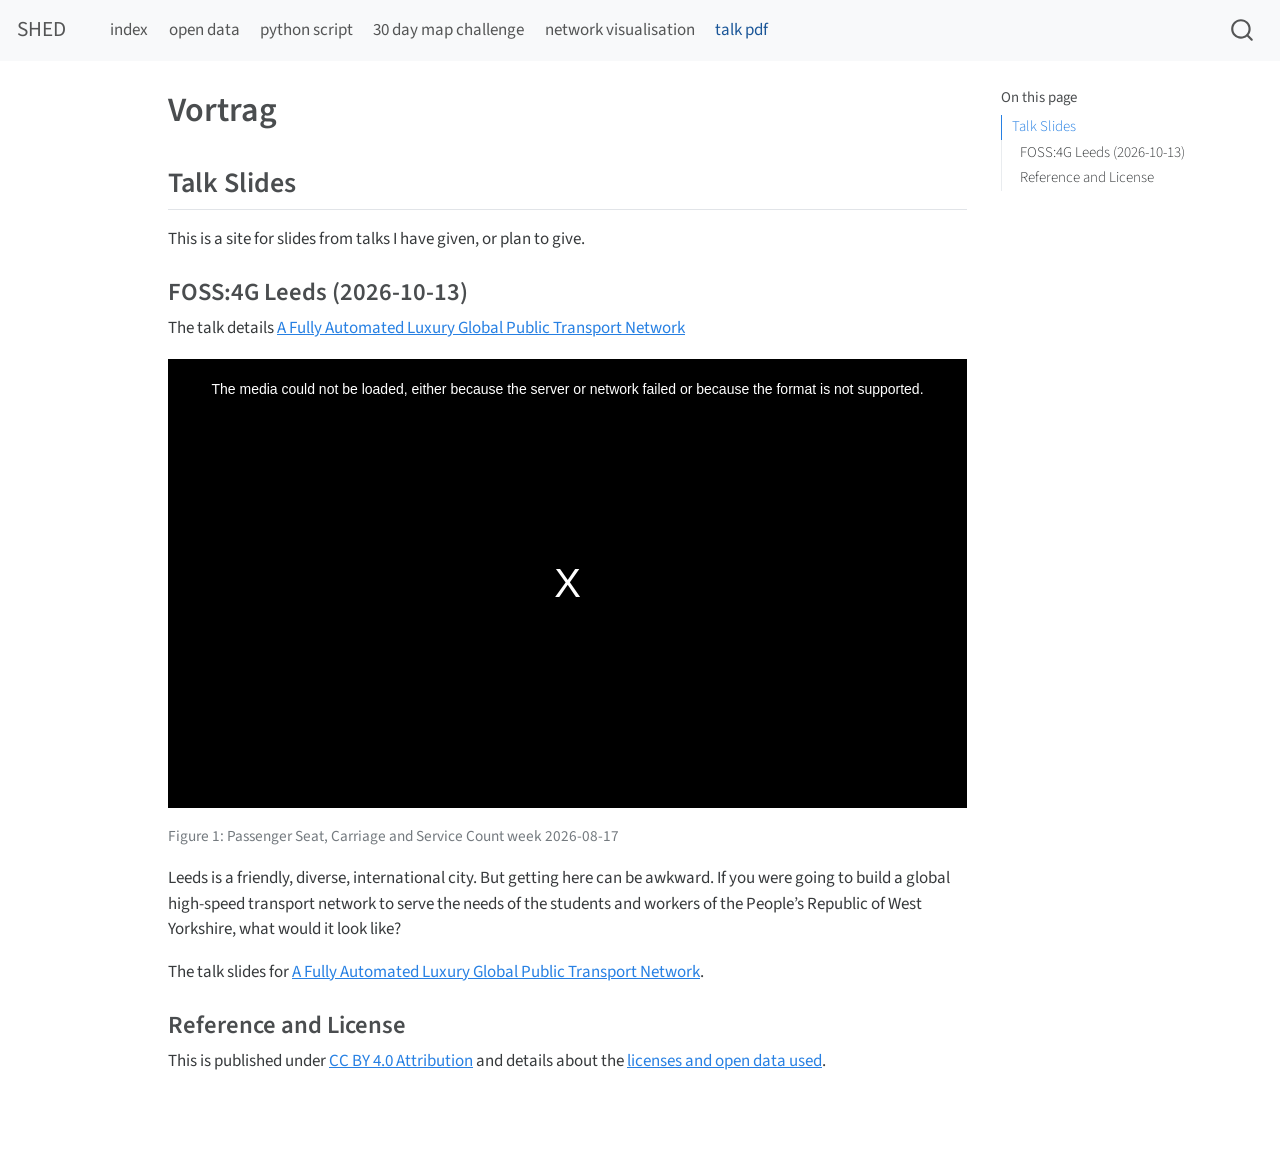
<file: Vortrag.html>
<!DOCTYPE html>
<html xmlns="http://www.w3.org/1999/xhtml" lang="en" xml:lang="en"><head>

<meta charset="utf-8">
<meta name="generator" content="quarto-1.3.340">

<meta name="viewport" content="width=device-width, initial-scale=1.0, user-scalable=yes">


<title>SHED - Vortrag</title>
<style>
code{white-space: pre-wrap;}
span.smallcaps{font-variant: small-caps;}
div.columns{display: flex; gap: min(4vw, 1.5em);}
div.column{flex: auto; overflow-x: auto;}
div.hanging-indent{margin-left: 1.5em; text-indent: -1.5em;}
ul.task-list{list-style: none;}
ul.task-list li input[type="checkbox"] {
  width: 0.8em;
  margin: 0 0.8em 0.2em -1em; /* quarto-specific, see https://github.com/quarto-dev/quarto-cli/issues/4556 */ 
  vertical-align: middle;
}
</style>


<script src="site_libs/quarto-nav/quarto-nav.js"></script>
<script src="site_libs/quarto-nav/headroom.min.js"></script>
<script src="site_libs/clipboard/clipboard.min.js"></script>
<script src="site_libs/quarto-search/autocomplete.umd.js"></script>
<script src="site_libs/quarto-search/fuse.min.js"></script>
<script src="site_libs/quarto-search/quarto-search.js"></script>
<meta name="quarto:offset" content="./">
<script src="site_libs/quarto-html/quarto.js"></script>
<script src="site_libs/quarto-html/popper.min.js"></script>
<script src="site_libs/quarto-html/tippy.umd.min.js"></script>
<script src="site_libs/quarto-html/anchor.min.js"></script>
<link href="site_libs/quarto-html/tippy.css" rel="stylesheet">
<link href="site_libs/quarto-html/quarto-syntax-highlighting.css" rel="stylesheet" id="quarto-text-highlighting-styles">
<script src="site_libs/bootstrap/bootstrap.min.js"></script>
<link href="site_libs/bootstrap/bootstrap-icons.css" rel="stylesheet">
<link href="site_libs/bootstrap/bootstrap.min.css" rel="stylesheet" id="quarto-bootstrap" data-mode="light">
<script src="site_libs/quarto-contrib/videojs/video.min.js"></script>
<link href="site_libs/quarto-contrib/videojs/video-js.css" rel="stylesheet">
<script id="quarto-search-options" type="application/json">{
  "location": "navbar",
  "copy-button": false,
  "collapse-after": 3,
  "panel-placement": "end",
  "type": "overlay",
  "limit": 20,
  "language": {
    "search-no-results-text": "No results",
    "search-matching-documents-text": "matching documents",
    "search-copy-link-title": "Copy link to search",
    "search-hide-matches-text": "Hide additional matches",
    "search-more-match-text": "more match in this document",
    "search-more-matches-text": "more matches in this document",
    "search-clear-button-title": "Clear",
    "search-detached-cancel-button-title": "Cancel",
    "search-submit-button-title": "Submit"
  }
}</script>


</head>

<body class="nav-fixed">

<div id="quarto-search-results"></div>
  <header id="quarto-header" class="headroom fixed-top">
    <nav class="navbar navbar-expand-lg navbar-dark ">
      <div class="navbar-container container-fluid">
      <div class="navbar-brand-container">
    <a class="navbar-brand" href="./index.html">
    <span class="navbar-title">SHED</span>
    </a>
  </div>
            <div id="quarto-search" class="" title="Search"></div>
          <button class="navbar-toggler" type="button" data-bs-toggle="collapse" data-bs-target="#navbarCollapse" aria-controls="navbarCollapse" aria-expanded="false" aria-label="Toggle navigation" onclick="if (window.quartoToggleHeadroom) { window.quartoToggleHeadroom(); }">
  <span class="navbar-toggler-icon"></span>
</button>
          <div class="collapse navbar-collapse" id="navbarCollapse">
            <ul class="navbar-nav navbar-nav-scroll me-auto">
  <li class="nav-item">
    <a class="nav-link" href="./index.html" rel="" target="">
 <span class="menu-text">index</span></a>
  </li>  
  <li class="nav-item">
    <a class="nav-link" href="./opendata.html" rel="" target="">
 <span class="menu-text">open data</span></a>
  </li>  
  <li class="nav-item">
    <a class="nav-link" href="./script.html" rel="" target="">
 <span class="menu-text">python script</span></a>
  </li>  
  <li class="nav-item">
    <a class="nav-link" href="./30daymapchallenge.html" rel="" target="">
 <span class="menu-text">30 day map challenge</span></a>
  </li>  
  <li class="nav-item">
    <a class="nav-link" href="./Netzwerk.html" rel="" target="">
 <span class="menu-text">network visualisation</span></a>
  </li>  
  <li class="nav-item">
    <a class="nav-link active" href="./Vortrag.html" rel="" target="" aria-current="page">
 <span class="menu-text">talk pdf</span></a>
  </li>  
</ul>
            <div class="quarto-navbar-tools ms-auto">
</div>
          </div> <!-- /navcollapse -->
      </div> <!-- /container-fluid -->
    </nav>
</header>
<!-- content -->
<div id="quarto-content" class="quarto-container page-columns page-rows-contents page-layout-article page-navbar">
<!-- sidebar -->
<!-- margin-sidebar -->
    <div id="quarto-margin-sidebar" class="sidebar margin-sidebar">
        <nav id="TOC" role="doc-toc" class="toc-active">
    <h2 id="toc-title">On this page</h2>
   
  <ul>
  <li><a href="#talk-slides" id="toc-talk-slides" class="nav-link active" data-scroll-target="#talk-slides">Talk Slides</a>
  <ul class="collapse">
  <li><a href="#foss4g-leeds-2026-10-13" id="toc-foss4g-leeds-2026-10-13" class="nav-link" data-scroll-target="#foss4g-leeds-2026-10-13">FOSS:4G Leeds (2026-10-13)</a></li>
  <li><a href="#reference-and-license" id="toc-reference-and-license" class="nav-link" data-scroll-target="#reference-and-license">Reference and License</a></li>
  </ul></li>
  </ul>
</nav>
    </div>
<!-- main -->
<main class="content" id="quarto-document-content">

<header id="title-block-header" class="quarto-title-block default">
<div class="quarto-title">
<h1 class="title">Vortrag</h1>
</div>



<div class="quarto-title-meta">

    
  
    
  </div>
  

</header>

<section id="talk-slides" class="level2">
<h2 class="anchored" data-anchor-id="talk-slides">Talk Slides</h2>
<p>This is a site for slides from talks I have given, or plan to give.</p>
<section id="foss4g-leeds-2026-10-13" class="level3">
<h3 class="anchored" data-anchor-id="foss4g-leeds-2026-10-13">FOSS:4G Leeds (2026-10-13)</h3>
<p>The talk details <a href="https://talks.osgeo.org/foss4g-uk-2026/talk/MLXEFE/">A Fully Automated Luxury Global Public Transport Network</a></p>
<div id="fig-service-count" class="quarto-figure quarto-figure-center anchored">
<figure class="figure">
<div class="quarto-video"><video id="video_shortcode_videojs_video1" class="video-js vjs-default-skin vjs-fluid" controls="" preload="auto" data-setup="{}" title="Aggregated passenger seat, carriage and service week of 2026-08-17"><source src="https://github.com/anisotropi4/shed/releases/download/1.0.2/2026-08-17-10-all-007-06-s.mp4?raw=true"></video></div>
<figcaption class="figure-caption">Figure&nbsp;1: Passenger Seat, Carriage and Service Count week 2026-08-17</figcaption>
</figure>
</div>
<p>Leeds is a friendly, diverse, international city. But getting here can be awkward. If you were going to build a global high-speed transport network to serve the needs of the students and workers of the People’s Republic of West Yorkshire, what would it look like?</p>
<p>The talk slides for <a href="Vortrag/Leeds-20261013-final.pdf">A Fully Automated Luxury Global Public Transport Network</a>.</p>
</section>
<section id="reference-and-license" class="level3">
<h3 class="anchored" data-anchor-id="reference-and-license">Reference and License</h3>
<p>This is published under <a href="https://creativecommons.org/licenses/by/4.0/deed.en">CC BY 4.0 Attribution</a> and details about the <a href="https://anisotropi4.github.io/shed/opendata.html">licenses and open data used</a>.</p>


</section>
</section>

</main> <!-- /main -->
<script id="quarto-html-after-body" type="application/javascript">
window.document.addEventListener("DOMContentLoaded", function (event) {
  const toggleBodyColorMode = (bsSheetEl) => {
    const mode = bsSheetEl.getAttribute("data-mode");
    const bodyEl = window.document.querySelector("body");
    if (mode === "dark") {
      bodyEl.classList.add("quarto-dark");
      bodyEl.classList.remove("quarto-light");
    } else {
      bodyEl.classList.add("quarto-light");
      bodyEl.classList.remove("quarto-dark");
    }
  }
  const toggleBodyColorPrimary = () => {
    const bsSheetEl = window.document.querySelector("link#quarto-bootstrap");
    if (bsSheetEl) {
      toggleBodyColorMode(bsSheetEl);
    }
  }
  toggleBodyColorPrimary();  
  const icon = "";
  const anchorJS = new window.AnchorJS();
  anchorJS.options = {
    placement: 'right',
    icon: icon
  };
  anchorJS.add('.anchored');
  const isCodeAnnotation = (el) => {
    for (const clz of el.classList) {
      if (clz.startsWith('code-annotation-')) {                     
        return true;
      }
    }
    return false;
  }
  const clipboard = new window.ClipboardJS('.code-copy-button', {
    text: function(trigger) {
      const codeEl = trigger.previousElementSibling.cloneNode(true);
      for (const childEl of codeEl.children) {
        if (isCodeAnnotation(childEl)) {
          childEl.remove();
        }
      }
      return codeEl.innerText;
    }
  });
  clipboard.on('success', function(e) {
    // button target
    const button = e.trigger;
    // don't keep focus
    button.blur();
    // flash "checked"
    button.classList.add('code-copy-button-checked');
    var currentTitle = button.getAttribute("title");
    button.setAttribute("title", "Copied!");
    let tooltip;
    if (window.bootstrap) {
      button.setAttribute("data-bs-toggle", "tooltip");
      button.setAttribute("data-bs-placement", "left");
      button.setAttribute("data-bs-title", "Copied!");
      tooltip = new bootstrap.Tooltip(button, 
        { trigger: "manual", 
          customClass: "code-copy-button-tooltip",
          offset: [0, -8]});
      tooltip.show();    
    }
    setTimeout(function() {
      if (tooltip) {
        tooltip.hide();
        button.removeAttribute("data-bs-title");
        button.removeAttribute("data-bs-toggle");
        button.removeAttribute("data-bs-placement");
      }
      button.setAttribute("title", currentTitle);
      button.classList.remove('code-copy-button-checked');
    }, 1000);
    // clear code selection
    e.clearSelection();
  });
  function tippyHover(el, contentFn) {
    const config = {
      allowHTML: true,
      content: contentFn,
      maxWidth: 500,
      delay: 100,
      arrow: false,
      appendTo: function(el) {
          return el.parentElement;
      },
      interactive: true,
      interactiveBorder: 10,
      theme: 'quarto',
      placement: 'bottom-start'
    };
    window.tippy(el, config); 
  }
      let selectedAnnoteEl;
      const selectorForAnnotation = ( cell, annotation) => {
        let cellAttr = 'data-code-cell="' + cell + '"';
        let lineAttr = 'data-code-annotation="' +  annotation + '"';
        const selector = 'span[' + cellAttr + '][' + lineAttr + ']';
        return selector;
      }
      const selectCodeLines = (annoteEl) => {
        const doc = window.document;
        const targetCell = annoteEl.getAttribute("data-target-cell");
        const targetAnnotation = annoteEl.getAttribute("data-target-annotation");
        const annoteSpan = window.document.querySelector(selectorForAnnotation(targetCell, targetAnnotation));
        const lines = annoteSpan.getAttribute("data-code-lines").split(",");
        const lineIds = lines.map((line) => {
          return targetCell + "-" + line;
        })
        let top = null;
        let height = null;
        let parent = null;
        if (lineIds.length > 0) {
            //compute the position of the single el (top and bottom and make a div)
            const el = window.document.getElementById(lineIds[0]);
            top = el.offsetTop;
            height = el.offsetHeight;
            parent = el.parentElement.parentElement;
          if (lineIds.length > 1) {
            const lastEl = window.document.getElementById(lineIds[lineIds.length - 1]);
            const bottom = lastEl.offsetTop + lastEl.offsetHeight;
            height = bottom - top;
          }
          if (top !== null && height !== null && parent !== null) {
            // cook up a div (if necessary) and position it 
            let div = window.document.getElementById("code-annotation-line-highlight");
            if (div === null) {
              div = window.document.createElement("div");
              div.setAttribute("id", "code-annotation-line-highlight");
              div.style.position = 'absolute';
              parent.appendChild(div);
            }
            div.style.top = top - 2 + "px";
            div.style.height = height + 4 + "px";
            let gutterDiv = window.document.getElementById("code-annotation-line-highlight-gutter");
            if (gutterDiv === null) {
              gutterDiv = window.document.createElement("div");
              gutterDiv.setAttribute("id", "code-annotation-line-highlight-gutter");
              gutterDiv.style.position = 'absolute';
              const codeCell = window.document.getElementById(targetCell);
              const gutter = codeCell.querySelector('.code-annotation-gutter');
              gutter.appendChild(gutterDiv);
            }
            gutterDiv.style.top = top - 2 + "px";
            gutterDiv.style.height = height + 4 + "px";
          }
          selectedAnnoteEl = annoteEl;
        }
      };
      const unselectCodeLines = () => {
        const elementsIds = ["code-annotation-line-highlight", "code-annotation-line-highlight-gutter"];
        elementsIds.forEach((elId) => {
          const div = window.document.getElementById(elId);
          if (div) {
            div.remove();
          }
        });
        selectedAnnoteEl = undefined;
      };
      // Attach click handler to the DT
      const annoteDls = window.document.querySelectorAll('dt[data-target-cell]');
      for (const annoteDlNode of annoteDls) {
        annoteDlNode.addEventListener('click', (event) => {
          const clickedEl = event.target;
          if (clickedEl !== selectedAnnoteEl) {
            unselectCodeLines();
            const activeEl = window.document.querySelector('dt[data-target-cell].code-annotation-active');
            if (activeEl) {
              activeEl.classList.remove('code-annotation-active');
            }
            selectCodeLines(clickedEl);
            clickedEl.classList.add('code-annotation-active');
          } else {
            // Unselect the line
            unselectCodeLines();
            clickedEl.classList.remove('code-annotation-active');
          }
        });
      }
});
</script>
</div> <!-- /content -->
<script>videojs(video_shortcode_videojs_video1);</script>



</body></html>
</file>
<file: site_libs/quarto-html/tippy.css>
.tippy-box[data-animation=fade][data-state=hidden]{opacity:0}[data-tippy-root]{max-width:calc(100vw - 10px)}.tippy-box{position:relative;background-color:#333;color:#fff;border-radius:4px;font-size:14px;line-height:1.4;white-space:normal;outline:0;transition-property:transform,visibility,opacity}.tippy-box[data-placement^=top]>.tippy-arrow{bottom:0}.tippy-box[data-placement^=top]>.tippy-arrow:before{bottom:-7px;left:0;border-width:8px 8px 0;border-top-color:initial;transform-origin:center top}.tippy-box[data-placement^=bottom]>.tippy-arrow{top:0}.tippy-box[data-placement^=bottom]>.tippy-arrow:before{top:-7px;left:0;border-width:0 8px 8px;border-bottom-color:initial;transform-origin:center bottom}.tippy-box[data-placement^=left]>.tippy-arrow{right:0}.tippy-box[data-placement^=left]>.tippy-arrow:before{border-width:8px 0 8px 8px;border-left-color:initial;right:-7px;transform-origin:center left}.tippy-box[data-placement^=right]>.tippy-arrow{left:0}.tippy-box[data-placement^=right]>.tippy-arrow:before{left:-7px;border-width:8px 8px 8px 0;border-right-color:initial;transform-origin:center right}.tippy-box[data-inertia][data-state=visible]{transition-timing-function:cubic-bezier(.54,1.5,.38,1.11)}.tippy-arrow{width:16px;height:16px;color:#333}.tippy-arrow:before{content:"";position:absolute;border-color:transparent;border-style:solid}.tippy-content{position:relative;padding:5px 9px;z-index:1}
</file>
<file: site_libs/quarto-html/quarto-syntax-highlighting.css>
/* quarto syntax highlight colors */
:root {
  --quarto-hl-ot-color: #003B4F;
  --quarto-hl-at-color: #657422;
  --quarto-hl-ss-color: #20794D;
  --quarto-hl-an-color: #5E5E5E;
  --quarto-hl-fu-color: #4758AB;
  --quarto-hl-st-color: #20794D;
  --quarto-hl-cf-color: #003B4F;
  --quarto-hl-op-color: #5E5E5E;
  --quarto-hl-er-color: #AD0000;
  --quarto-hl-bn-color: #AD0000;
  --quarto-hl-al-color: #AD0000;
  --quarto-hl-va-color: #111111;
  --quarto-hl-bu-color: inherit;
  --quarto-hl-ex-color: inherit;
  --quarto-hl-pp-color: #AD0000;
  --quarto-hl-in-color: #5E5E5E;
  --quarto-hl-vs-color: #20794D;
  --quarto-hl-wa-color: #5E5E5E;
  --quarto-hl-do-color: #5E5E5E;
  --quarto-hl-im-color: #00769E;
  --quarto-hl-ch-color: #20794D;
  --quarto-hl-dt-color: #AD0000;
  --quarto-hl-fl-color: #AD0000;
  --quarto-hl-co-color: #5E5E5E;
  --quarto-hl-cv-color: #5E5E5E;
  --quarto-hl-cn-color: #8f5902;
  --quarto-hl-sc-color: #5E5E5E;
  --quarto-hl-dv-color: #AD0000;
  --quarto-hl-kw-color: #003B4F;
}

/* other quarto variables */
:root {
  --quarto-font-monospace: SFMono-Regular, Menlo, Monaco, Consolas, "Liberation Mono", "Courier New", monospace;
}

pre > code.sourceCode > span {
  color: #003B4F;
}

code span {
  color: #003B4F;
}

code.sourceCode > span {
  color: #003B4F;
}

div.sourceCode,
div.sourceCode pre.sourceCode {
  color: #003B4F;
}

code span.ot {
  color: #003B4F;
  font-style: inherit;
}

code span.at {
  color: #657422;
  font-style: inherit;
}

code span.ss {
  color: #20794D;
  font-style: inherit;
}

code span.an {
  color: #5E5E5E;
  font-style: inherit;
}

code span.fu {
  color: #4758AB;
  font-style: inherit;
}

code span.st {
  color: #20794D;
  font-style: inherit;
}

code span.cf {
  color: #003B4F;
  font-style: inherit;
}

code span.op {
  color: #5E5E5E;
  font-style: inherit;
}

code span.er {
  color: #AD0000;
  font-style: inherit;
}

code span.bn {
  color: #AD0000;
  font-style: inherit;
}

code span.al {
  color: #AD0000;
  font-style: inherit;
}

code span.va {
  color: #111111;
  font-style: inherit;
}

code span.bu {
  font-style: inherit;
}

code span.ex {
  font-style: inherit;
}

code span.pp {
  color: #AD0000;
  font-style: inherit;
}

code span.in {
  color: #5E5E5E;
  font-style: inherit;
}

code span.vs {
  color: #20794D;
  font-style: inherit;
}

code span.wa {
  color: #5E5E5E;
  font-style: italic;
}

code span.do {
  color: #5E5E5E;
  font-style: italic;
}

code span.im {
  color: #00769E;
  font-style: inherit;
}

code span.ch {
  color: #20794D;
  font-style: inherit;
}

code span.dt {
  color: #AD0000;
  font-style: inherit;
}

code span.fl {
  color: #AD0000;
  font-style: inherit;
}

code span.co {
  color: #5E5E5E;
  font-style: inherit;
}

code span.cv {
  color: #5E5E5E;
  font-style: italic;
}

code span.cn {
  color: #8f5902;
  font-style: inherit;
}

code span.sc {
  color: #5E5E5E;
  font-style: inherit;
}

code span.dv {
  color: #AD0000;
  font-style: inherit;
}

code span.kw {
  color: #003B4F;
  font-style: inherit;
}

.prevent-inlining {
  content: "</";
}

/*# sourceMappingURL=debc5d5d77c3f9108843748ff7464032.css.map */
</file>
<file: site_libs/quarto-contrib/videojs/video-js.css>
@charset "UTF-8";
.vjs-modal-dialog .vjs-modal-dialog-content, .video-js .vjs-modal-dialog, .vjs-button > .vjs-icon-placeholder:before, .video-js .vjs-big-play-button .vjs-icon-placeholder:before {
  position: absolute;
  top: 0;
  left: 0;
  width: 100%;
  height: 100%;
}

.vjs-button > .vjs-icon-placeholder:before, .video-js .vjs-big-play-button .vjs-icon-placeholder:before {
  text-align: center;
}

@font-face {
  font-family: VideoJS;
  src: url([data-uri]) format("woff");
  font-weight: normal;
  font-style: normal;
}
.vjs-icon-play, .video-js .vjs-play-control .vjs-icon-placeholder, .video-js .vjs-big-play-button .vjs-icon-placeholder:before {
  font-family: VideoJS;
  font-weight: normal;
  font-style: normal;
}
.vjs-icon-play:before, .video-js .vjs-play-control .vjs-icon-placeholder:before, .video-js .vjs-big-play-button .vjs-icon-placeholder:before {
  content: "\f101";
}

.vjs-icon-play-circle {
  font-family: VideoJS;
  font-weight: normal;
  font-style: normal;
}
.vjs-icon-play-circle:before {
  content: "\f102";
}

.vjs-icon-pause, .video-js .vjs-play-control.vjs-playing .vjs-icon-placeholder {
  font-family: VideoJS;
  font-weight: normal;
  font-style: normal;
}
.vjs-icon-pause:before, .video-js .vjs-play-control.vjs-playing .vjs-icon-placeholder:before {
  content: "\f103";
}

.vjs-icon-volume-mute, .video-js .vjs-mute-control.vjs-vol-0 .vjs-icon-placeholder {
  font-family: VideoJS;
  font-weight: normal;
  font-style: normal;
}
.vjs-icon-volume-mute:before, .video-js .vjs-mute-control.vjs-vol-0 .vjs-icon-placeholder:before {
  content: "\f104";
}

.vjs-icon-volume-low, .video-js .vjs-mute-control.vjs-vol-1 .vjs-icon-placeholder {
  font-family: VideoJS;
  font-weight: normal;
  font-style: normal;
}
.vjs-icon-volume-low:before, .video-js .vjs-mute-control.vjs-vol-1 .vjs-icon-placeholder:before {
  content: "\f105";
}

.vjs-icon-volume-mid, .video-js .vjs-mute-control.vjs-vol-2 .vjs-icon-placeholder {
  font-family: VideoJS;
  font-weight: normal;
  font-style: normal;
}
.vjs-icon-volume-mid:before, .video-js .vjs-mute-control.vjs-vol-2 .vjs-icon-placeholder:before {
  content: "\f106";
}

.vjs-icon-volume-high, .video-js .vjs-mute-control .vjs-icon-placeholder {
  font-family: VideoJS;
  font-weight: normal;
  font-style: normal;
}
.vjs-icon-volume-high:before, .video-js .vjs-mute-control .vjs-icon-placeholder:before {
  content: "\f107";
}

.vjs-icon-fullscreen-enter, .video-js .vjs-fullscreen-control .vjs-icon-placeholder {
  font-family: VideoJS;
  font-weight: normal;
  font-style: normal;
}
.vjs-icon-fullscreen-enter:before, .video-js .vjs-fullscreen-control .vjs-icon-placeholder:before {
  content: "\f108";
}

.vjs-icon-fullscreen-exit, .video-js.vjs-fullscreen .vjs-fullscreen-control .vjs-icon-placeholder {
  font-family: VideoJS;
  font-weight: normal;
  font-style: normal;
}
.vjs-icon-fullscreen-exit:before, .video-js.vjs-fullscreen .vjs-fullscreen-control .vjs-icon-placeholder:before {
  content: "\f109";
}

.vjs-icon-square {
  font-family: VideoJS;
  font-weight: normal;
  font-style: normal;
}
.vjs-icon-square:before {
  content: "\f10a";
}

.vjs-icon-spinner {
  font-family: VideoJS;
  font-weight: normal;
  font-style: normal;
}
.vjs-icon-spinner:before {
  content: "\f10b";
}

.vjs-icon-subtitles, .video-js .vjs-subs-caps-button .vjs-icon-placeholder,
.video-js.video-js:lang(en-GB) .vjs-subs-caps-button .vjs-icon-placeholder,
.video-js.video-js:lang(en-IE) .vjs-subs-caps-button .vjs-icon-placeholder,
.video-js.video-js:lang(en-AU) .vjs-subs-caps-button .vjs-icon-placeholder,
.video-js.video-js:lang(en-NZ) .vjs-subs-caps-button .vjs-icon-placeholder, .video-js .vjs-subtitles-button .vjs-icon-placeholder {
  font-family: VideoJS;
  font-weight: normal;
  font-style: normal;
}
.vjs-icon-subtitles:before, .video-js .vjs-subs-caps-button .vjs-icon-placeholder:before,
.video-js.video-js:lang(en-GB) .vjs-subs-caps-button .vjs-icon-placeholder:before,
.video-js.video-js:lang(en-IE) .vjs-subs-caps-button .vjs-icon-placeholder:before,
.video-js.video-js:lang(en-AU) .vjs-subs-caps-button .vjs-icon-placeholder:before,
.video-js.video-js:lang(en-NZ) .vjs-subs-caps-button .vjs-icon-placeholder:before, .video-js .vjs-subtitles-button .vjs-icon-placeholder:before {
  content: "\f10c";
}

.vjs-icon-captions, .video-js:lang(en) .vjs-subs-caps-button .vjs-icon-placeholder,
.video-js:lang(fr-CA) .vjs-subs-caps-button .vjs-icon-placeholder, .video-js .vjs-captions-button .vjs-icon-placeholder {
  font-family: VideoJS;
  font-weight: normal;
  font-style: normal;
}
.vjs-icon-captions:before, .video-js:lang(en) .vjs-subs-caps-button .vjs-icon-placeholder:before,
.video-js:lang(fr-CA) .vjs-subs-caps-button .vjs-icon-placeholder:before, .video-js .vjs-captions-button .vjs-icon-placeholder:before {
  content: "\f10d";
}

.vjs-icon-chapters, .video-js .vjs-chapters-button .vjs-icon-placeholder {
  font-family: VideoJS;
  font-weight: normal;
  font-style: normal;
}
.vjs-icon-chapters:before, .video-js .vjs-chapters-button .vjs-icon-placeholder:before {
  content: "\f10e";
}

.vjs-icon-share {
  font-family: VideoJS;
  font-weight: normal;
  font-style: normal;
}
.vjs-icon-share:before {
  content: "\f10f";
}

.vjs-icon-cog {
  font-family: VideoJS;
  font-weight: normal;
  font-style: normal;
}
.vjs-icon-cog:before {
  content: "\f110";
}

.vjs-icon-circle, .vjs-seek-to-live-control .vjs-icon-placeholder, .video-js .vjs-volume-level, .video-js .vjs-play-progress {
  font-family: VideoJS;
  font-weight: normal;
  font-style: normal;
}
.vjs-icon-circle:before, .vjs-seek-to-live-control .vjs-icon-placeholder:before, .video-js .vjs-volume-level:before, .video-js .vjs-play-progress:before {
  content: "\f111";
}

.vjs-icon-circle-outline {
  font-family: VideoJS;
  font-weight: normal;
  font-style: normal;
}
.vjs-icon-circle-outline:before {
  content: "\f112";
}

.vjs-icon-circle-inner-circle {
  font-family: VideoJS;
  font-weight: normal;
  font-style: normal;
}
.vjs-icon-circle-inner-circle:before {
  content: "\f113";
}

.vjs-icon-hd {
  font-family: VideoJS;
  font-weight: normal;
  font-style: normal;
}
.vjs-icon-hd:before {
  content: "\f114";
}

.vjs-icon-cancel, .video-js .vjs-control.vjs-close-button .vjs-icon-placeholder {
  font-family: VideoJS;
  font-weight: normal;
  font-style: normal;
}
.vjs-icon-cancel:before, .video-js .vjs-control.vjs-close-button .vjs-icon-placeholder:before {
  content: "\f115";
}

.vjs-icon-replay, .video-js .vjs-play-control.vjs-ended .vjs-icon-placeholder {
  font-family: VideoJS;
  font-weight: normal;
  font-style: normal;
}
.vjs-icon-replay:before, .video-js .vjs-play-control.vjs-ended .vjs-icon-placeholder:before {
  content: "\f116";
}

.vjs-icon-facebook {
  font-family: VideoJS;
  font-weight: normal;
  font-style: normal;
}
.vjs-icon-facebook:before {
  content: "\f117";
}

.vjs-icon-gplus {
  font-family: VideoJS;
  font-weight: normal;
  font-style: normal;
}
.vjs-icon-gplus:before {
  content: "\f118";
}

.vjs-icon-linkedin {
  font-family: VideoJS;
  font-weight: normal;
  font-style: normal;
}
.vjs-icon-linkedin:before {
  content: "\f119";
}

.vjs-icon-twitter {
  font-family: VideoJS;
  font-weight: normal;
  font-style: normal;
}
.vjs-icon-twitter:before {
  content: "\f11a";
}

.vjs-icon-tumblr {
  font-family: VideoJS;
  font-weight: normal;
  font-style: normal;
}
.vjs-icon-tumblr:before {
  content: "\f11b";
}

.vjs-icon-pinterest {
  font-family: VideoJS;
  font-weight: normal;
  font-style: normal;
}
.vjs-icon-pinterest:before {
  content: "\f11c";
}

.vjs-icon-audio-description, .video-js .vjs-descriptions-button .vjs-icon-placeholder {
  font-family: VideoJS;
  font-weight: normal;
  font-style: normal;
}
.vjs-icon-audio-description:before, .video-js .vjs-descriptions-button .vjs-icon-placeholder:before {
  content: "\f11d";
}

.vjs-icon-audio, .video-js .vjs-audio-button .vjs-icon-placeholder {
  font-family: VideoJS;
  font-weight: normal;
  font-style: normal;
}
.vjs-icon-audio:before, .video-js .vjs-audio-button .vjs-icon-placeholder:before {
  content: "\f11e";
}

.vjs-icon-next-item {
  font-family: VideoJS;
  font-weight: normal;
  font-style: normal;
}
.vjs-icon-next-item:before {
  content: "\f11f";
}

.vjs-icon-previous-item {
  font-family: VideoJS;
  font-weight: normal;
  font-style: normal;
}
.vjs-icon-previous-item:before {
  content: "\f120";
}

.vjs-icon-picture-in-picture-enter, .video-js .vjs-picture-in-picture-control .vjs-icon-placeholder {
  font-family: VideoJS;
  font-weight: normal;
  font-style: normal;
}
.vjs-icon-picture-in-picture-enter:before, .video-js .vjs-picture-in-picture-control .vjs-icon-placeholder:before {
  content: "\f121";
}

.vjs-icon-picture-in-picture-exit, .video-js.vjs-picture-in-picture .vjs-picture-in-picture-control .vjs-icon-placeholder {
  font-family: VideoJS;
  font-weight: normal;
  font-style: normal;
}
.vjs-icon-picture-in-picture-exit:before, .video-js.vjs-picture-in-picture .vjs-picture-in-picture-control .vjs-icon-placeholder:before {
  content: "\f122";
}

.video-js {
  display: block;
  vertical-align: top;
  box-sizing: border-box;
  color: #fff;
  background-color: #000;
  position: relative;
  padding: 0;
  font-size: 10px;
  line-height: 1;
  font-weight: normal;
  font-style: normal;
  font-family: Arial, Helvetica, sans-serif;
  word-break: initial;
}
.video-js:-moz-full-screen {
  position: absolute;
}
.video-js:-webkit-full-screen {
  width: 100% !important;
  height: 100% !important;
}

.video-js[tabindex="-1"] {
  outline: none;
}

.video-js *,
.video-js *:before,
.video-js *:after {
  box-sizing: inherit;
}

.video-js ul {
  font-family: inherit;
  font-size: inherit;
  line-height: inherit;
  list-style-position: outside;
  margin-left: 0;
  margin-right: 0;
  margin-top: 0;
  margin-bottom: 0;
}

.video-js.vjs-fluid,
.video-js.vjs-16-9,
.video-js.vjs-4-3,
.video-js.vjs-9-16,
.video-js.vjs-1-1 {
  width: 100%;
  max-width: 100%;
}

.video-js.vjs-fluid:not(.vjs-audio-only-mode),
.video-js.vjs-16-9:not(.vjs-audio-only-mode),
.video-js.vjs-4-3:not(.vjs-audio-only-mode),
.video-js.vjs-9-16:not(.vjs-audio-only-mode),
.video-js.vjs-1-1:not(.vjs-audio-only-mode) {
  height: 0;
}

.video-js.vjs-16-9:not(.vjs-audio-only-mode) {
  padding-top: 56.25%;
}

.video-js.vjs-4-3:not(.vjs-audio-only-mode) {
  padding-top: 75%;
}

.video-js.vjs-9-16:not(.vjs-audio-only-mode) {
  padding-top: 177.7777777778%;
}

.video-js.vjs-1-1:not(.vjs-audio-only-mode) {
  padding-top: 100%;
}

.video-js.vjs-fill:not(.vjs-audio-only-mode) {
  width: 100%;
  height: 100%;
}

.video-js .vjs-tech {
  position: absolute;
  top: 0;
  left: 0;
  width: 100%;
  height: 100%;
}

.video-js.vjs-audio-only-mode .vjs-tech {
  display: none;
}

body.vjs-full-window {
  padding: 0;
  margin: 0;
  height: 100%;
}

.vjs-full-window .video-js.vjs-fullscreen {
  position: fixed;
  overflow: hidden;
  z-index: 1000;
  left: 0;
  top: 0;
  bottom: 0;
  right: 0;
}

.video-js.vjs-fullscreen:not(.vjs-ios-native-fs) {
  width: 100% !important;
  height: 100% !important;
  padding-top: 0 !important;
}

.video-js.vjs-fullscreen.vjs-user-inactive {
  cursor: none;
}

.vjs-hidden {
  display: none !important;
}

.vjs-disabled {
  opacity: 0.5;
  cursor: default;
}

.video-js .vjs-offscreen {
  height: 1px;
  left: -9999px;
  position: absolute;
  top: 0;
  width: 1px;
}

.vjs-lock-showing {
  display: block !important;
  opacity: 1 !important;
  visibility: visible !important;
}

.vjs-no-js {
  padding: 20px;
  color: #fff;
  background-color: #000;
  font-size: 18px;
  font-family: Arial, Helvetica, sans-serif;
  text-align: center;
  width: 300px;
  height: 150px;
  margin: 0px auto;
}

.vjs-no-js a,
.vjs-no-js a:visited {
  color: #66A8CC;
}

.video-js .vjs-big-play-button {
  font-size: 3em;
  line-height: 1.5em;
  height: 1.63332em;
  width: 3em;
  display: block;
  position: absolute;
  top: 10px;
  left: 10px;
  padding: 0;
  cursor: pointer;
  opacity: 1;
  border: 0.06666em solid #fff;
  background-color: #2B333F;
  background-color: rgba(43, 51, 63, 0.7);
  border-radius: 0.3em;
  transition: all 0.4s;
}
.vjs-big-play-centered .vjs-big-play-button {
  top: 50%;
  left: 50%;
  margin-top: -0.81666em;
  margin-left: -1.5em;
}

.video-js:hover .vjs-big-play-button,
.video-js .vjs-big-play-button:focus {
  border-color: #fff;
  background-color: #73859f;
  background-color: rgba(115, 133, 159, 0.5);
  transition: all 0s;
}

.vjs-controls-disabled .vjs-big-play-button,
.vjs-has-started .vjs-big-play-button,
.vjs-using-native-controls .vjs-big-play-button,
.vjs-error .vjs-big-play-button {
  display: none;
}

.vjs-has-started.vjs-paused.vjs-show-big-play-button-on-pause .vjs-big-play-button {
  display: block;
}

.video-js button {
  background: none;
  border: none;
  color: inherit;
  display: inline-block;
  font-size: inherit;
  line-height: inherit;
  text-transform: none;
  text-decoration: none;
  transition: none;
  -webkit-appearance: none;
  -moz-appearance: none;
  appearance: none;
}

.vjs-control .vjs-button {
  width: 100%;
  height: 100%;
}

.video-js .vjs-control.vjs-close-button {
  cursor: pointer;
  height: 3em;
  position: absolute;
  right: 0;
  top: 0.5em;
  z-index: 2;
}
.video-js .vjs-modal-dialog {
  background: rgba(0, 0, 0, 0.8);
  background: linear-gradient(180deg, rgba(0, 0, 0, 0.8), rgba(255, 255, 255, 0));
  overflow: auto;
}

.video-js .vjs-modal-dialog > * {
  box-sizing: border-box;
}

.vjs-modal-dialog .vjs-modal-dialog-content {
  font-size: 1.2em;
  line-height: 1.5;
  padding: 20px 24px;
  z-index: 1;
}

.vjs-menu-button {
  cursor: pointer;
}

.vjs-menu-button.vjs-disabled {
  cursor: default;
}

.vjs-workinghover .vjs-menu-button.vjs-disabled:hover .vjs-menu {
  display: none;
}

.vjs-menu .vjs-menu-content {
  display: block;
  padding: 0;
  margin: 0;
  font-family: Arial, Helvetica, sans-serif;
  overflow: auto;
}

.vjs-menu .vjs-menu-content > * {
  box-sizing: border-box;
}

.vjs-scrubbing .vjs-control.vjs-menu-button:hover .vjs-menu {
  display: none;
}

.vjs-menu li {
  list-style: none;
  margin: 0;
  padding: 0.2em 0;
  line-height: 1.4em;
  font-size: 1.2em;
  text-align: center;
  text-transform: lowercase;
}

.vjs-menu li.vjs-menu-item:focus,
.vjs-menu li.vjs-menu-item:hover,
.js-focus-visible .vjs-menu li.vjs-menu-item:hover {
  background-color: #73859f;
  background-color: rgba(115, 133, 159, 0.5);
}

.vjs-menu li.vjs-selected,
.vjs-menu li.vjs-selected:focus,
.vjs-menu li.vjs-selected:hover,
.js-focus-visible .vjs-menu li.vjs-selected:hover {
  background-color: #fff;
  color: #2B333F;
}

.video-js .vjs-menu *:not(.vjs-selected):focus:not(:focus-visible),
.js-focus-visible .vjs-menu *:not(.vjs-selected):focus:not(.focus-visible) {
  background: none;
}

.vjs-menu li.vjs-menu-title {
  text-align: center;
  text-transform: uppercase;
  font-size: 1em;
  line-height: 2em;
  padding: 0;
  margin: 0 0 0.3em 0;
  font-weight: bold;
  cursor: default;
}

.vjs-menu-button-popup .vjs-menu {
  display: none;
  position: absolute;
  bottom: 0;
  width: 10em;
  left: -3em;
  height: 0em;
  margin-bottom: 1.5em;
  border-top-color: rgba(43, 51, 63, 0.7);
}

.vjs-menu-button-popup .vjs-menu .vjs-menu-content {
  background-color: #2B333F;
  background-color: rgba(43, 51, 63, 0.7);
  position: absolute;
  width: 100%;
  bottom: 1.5em;
  max-height: 15em;
}

.vjs-layout-tiny .vjs-menu-button-popup .vjs-menu .vjs-menu-content,
.vjs-layout-x-small .vjs-menu-button-popup .vjs-menu .vjs-menu-content {
  max-height: 5em;
}

.vjs-layout-small .vjs-menu-button-popup .vjs-menu .vjs-menu-content {
  max-height: 10em;
}

.vjs-layout-medium .vjs-menu-button-popup .vjs-menu .vjs-menu-content {
  max-height: 14em;
}

.vjs-layout-large .vjs-menu-button-popup .vjs-menu .vjs-menu-content,
.vjs-layout-x-large .vjs-menu-button-popup .vjs-menu .vjs-menu-content,
.vjs-layout-huge .vjs-menu-button-popup .vjs-menu .vjs-menu-content {
  max-height: 25em;
}

.vjs-workinghover .vjs-menu-button-popup.vjs-hover .vjs-menu,
.vjs-menu-button-popup .vjs-menu.vjs-lock-showing {
  display: block;
}

.video-js .vjs-menu-button-inline {
  transition: all 0.4s;
  overflow: hidden;
}

.video-js .vjs-menu-button-inline:before {
  width: 2.222222222em;
}

.video-js .vjs-menu-button-inline:hover,
.video-js .vjs-menu-button-inline:focus,
.video-js .vjs-menu-button-inline.vjs-slider-active,
.video-js.vjs-no-flex .vjs-menu-button-inline {
  width: 12em;
}

.vjs-menu-button-inline .vjs-menu {
  opacity: 0;
  height: 100%;
  width: auto;
  position: absolute;
  left: 4em;
  top: 0;
  padding: 0;
  margin: 0;
  transition: all 0.4s;
}

.vjs-menu-button-inline:hover .vjs-menu,
.vjs-menu-button-inline:focus .vjs-menu,
.vjs-menu-button-inline.vjs-slider-active .vjs-menu {
  display: block;
  opacity: 1;
}

.vjs-no-flex .vjs-menu-button-inline .vjs-menu {
  display: block;
  opacity: 1;
  position: relative;
  width: auto;
}

.vjs-no-flex .vjs-menu-button-inline:hover .vjs-menu,
.vjs-no-flex .vjs-menu-button-inline:focus .vjs-menu,
.vjs-no-flex .vjs-menu-button-inline.vjs-slider-active .vjs-menu {
  width: auto;
}

.vjs-menu-button-inline .vjs-menu-content {
  width: auto;
  height: 100%;
  margin: 0;
  overflow: hidden;
}

.video-js .vjs-control-bar {
  display: none;
  width: 100%;
  position: absolute;
  bottom: 0;
  left: 0;
  right: 0;
  height: 3em;
  background-color: #2B333F;
  background-color: rgba(43, 51, 63, 0.7);
}

.vjs-has-started .vjs-control-bar,
.vjs-audio-only-mode .vjs-control-bar {
  display: flex;
  visibility: visible;
  opacity: 1;
  transition: visibility 0.1s, opacity 0.1s;
}

.vjs-has-started.vjs-user-inactive.vjs-playing .vjs-control-bar {
  visibility: visible;
  opacity: 0;
  pointer-events: none;
  transition: visibility 1s, opacity 1s;
}

.vjs-controls-disabled .vjs-control-bar,
.vjs-using-native-controls .vjs-control-bar,
.vjs-error .vjs-control-bar {
  display: none !important;
}

.vjs-audio.vjs-has-started.vjs-user-inactive.vjs-playing .vjs-control-bar,
.vjs-audio-only-mode.vjs-has-started.vjs-user-inactive.vjs-playing .vjs-control-bar {
  opacity: 1;
  visibility: visible;
  pointer-events: auto;
}

.vjs-has-started.vjs-no-flex .vjs-control-bar {
  display: table;
}

.video-js .vjs-control {
  position: relative;
  text-align: center;
  margin: 0;
  padding: 0;
  height: 100%;
  width: 4em;
  flex: none;
}

.video-js .vjs-control.vjs-visible-text {
  width: auto;
  padding-left: 1em;
  padding-right: 1em;
}

.vjs-button > .vjs-icon-placeholder:before {
  font-size: 1.8em;
  line-height: 1.67;
}

.vjs-button > .vjs-icon-placeholder {
  display: block;
}

.video-js .vjs-control:focus:before,
.video-js .vjs-control:hover:before,
.video-js .vjs-control:focus {
  text-shadow: 0em 0em 1em white;
}

.video-js *:not(.vjs-visible-text) > .vjs-control-text {
  border: 0;
  clip: rect(0 0 0 0);
  height: 1px;
  overflow: hidden;
  padding: 0;
  position: absolute;
  width: 1px;
}

.vjs-no-flex .vjs-control {
  display: table-cell;
  vertical-align: middle;
}

.video-js .vjs-custom-control-spacer {
  display: none;
}

.video-js .vjs-progress-control {
  cursor: pointer;
  flex: auto;
  display: flex;
  align-items: center;
  min-width: 4em;
  touch-action: none;
}

.video-js .vjs-progress-control.disabled {
  cursor: default;
}

.vjs-live .vjs-progress-control {
  display: none;
}

.vjs-liveui .vjs-progress-control {
  display: flex;
  align-items: center;
}

.vjs-no-flex .vjs-progress-control {
  width: auto;
}

.video-js .vjs-progress-holder {
  flex: auto;
  transition: all 0.2s;
  height: 0.3em;
}

.video-js .vjs-progress-control .vjs-progress-holder {
  margin: 0 10px;
}

.video-js .vjs-progress-control:hover .vjs-progress-holder {
  font-size: 1.6666666667em;
}

.video-js .vjs-progress-control:hover .vjs-progress-holder.disabled {
  font-size: 1em;
}

.video-js .vjs-progress-holder .vjs-play-progress,
.video-js .vjs-progress-holder .vjs-load-progress,
.video-js .vjs-progress-holder .vjs-load-progress div {
  position: absolute;
  display: block;
  height: 100%;
  margin: 0;
  padding: 0;
  width: 0;
}

.video-js .vjs-play-progress {
  background-color: #fff;
}
.video-js .vjs-play-progress:before {
  font-size: 0.9em;
  position: absolute;
  right: -0.5em;
  top: -0.3333333333em;
  z-index: 1;
}

.video-js .vjs-load-progress {
  background: rgba(115, 133, 159, 0.5);
}

.video-js .vjs-load-progress div {
  background: rgba(115, 133, 159, 0.75);
}

.video-js .vjs-time-tooltip {
  background-color: #fff;
  background-color: rgba(255, 255, 255, 0.8);
  border-radius: 0.3em;
  color: #000;
  float: right;
  font-family: Arial, Helvetica, sans-serif;
  font-size: 1em;
  padding: 6px 8px 8px 8px;
  pointer-events: none;
  position: absolute;
  top: -3.4em;
  visibility: hidden;
  z-index: 1;
}

.video-js .vjs-progress-holder:focus .vjs-time-tooltip {
  display: none;
}

.video-js .vjs-progress-control:hover .vjs-time-tooltip,
.video-js .vjs-progress-control:hover .vjs-progress-holder:focus .vjs-time-tooltip {
  display: block;
  font-size: 0.6em;
  visibility: visible;
}

.video-js .vjs-progress-control.disabled:hover .vjs-time-tooltip {
  font-size: 1em;
}

.video-js .vjs-progress-control .vjs-mouse-display {
  display: none;
  position: absolute;
  width: 1px;
  height: 100%;
  background-color: #000;
  z-index: 1;
}

.vjs-no-flex .vjs-progress-control .vjs-mouse-display {
  z-index: 0;
}

.video-js .vjs-progress-control:hover .vjs-mouse-display {
  display: block;
}

.video-js.vjs-user-inactive .vjs-progress-control .vjs-mouse-display {
  visibility: hidden;
  opacity: 0;
  transition: visibility 1s, opacity 1s;
}

.video-js.vjs-user-inactive.vjs-no-flex .vjs-progress-control .vjs-mouse-display {
  display: none;
}

.vjs-mouse-display .vjs-time-tooltip {
  color: #fff;
  background-color: #000;
  background-color: rgba(0, 0, 0, 0.8);
}

.video-js .vjs-slider {
  position: relative;
  cursor: pointer;
  padding: 0;
  margin: 0 0.45em 0 0.45em;
  /* iOS Safari */
  -webkit-touch-callout: none;
  /* Safari */
  -webkit-user-select: none;
  /* Konqueror HTML */
  /* Firefox */
  -moz-user-select: none;
  /* Internet Explorer/Edge */
  -ms-user-select: none;
  /* Non-prefixed version, currently supported by Chrome and Opera */
  user-select: none;
  background-color: #73859f;
  background-color: rgba(115, 133, 159, 0.5);
}

.video-js .vjs-slider.disabled {
  cursor: default;
}

.video-js .vjs-slider:focus {
  text-shadow: 0em 0em 1em white;
  box-shadow: 0 0 1em #fff;
}

.video-js .vjs-mute-control {
  cursor: pointer;
  flex: none;
}
.video-js .vjs-volume-control {
  cursor: pointer;
  margin-right: 1em;
  display: flex;
}

.video-js .vjs-volume-control.vjs-volume-horizontal {
  width: 5em;
}

.video-js .vjs-volume-panel .vjs-volume-control {
  visibility: visible;
  opacity: 0;
  width: 1px;
  height: 1px;
  margin-left: -1px;
}

.video-js .vjs-volume-panel {
  transition: width 1s;
}
.video-js .vjs-volume-panel.vjs-hover .vjs-volume-control, .video-js .vjs-volume-panel:active .vjs-volume-control, .video-js .vjs-volume-panel:focus .vjs-volume-control, .video-js .vjs-volume-panel .vjs-volume-control:active, .video-js .vjs-volume-panel.vjs-hover .vjs-mute-control ~ .vjs-volume-control, .video-js .vjs-volume-panel .vjs-volume-control.vjs-slider-active {
  visibility: visible;
  opacity: 1;
  position: relative;
  transition: visibility 0.1s, opacity 0.1s, height 0.1s, width 0.1s, left 0s, top 0s;
}
.video-js .vjs-volume-panel.vjs-hover .vjs-volume-control.vjs-volume-horizontal, .video-js .vjs-volume-panel:active .vjs-volume-control.vjs-volume-horizontal, .video-js .vjs-volume-panel:focus .vjs-volume-control.vjs-volume-horizontal, .video-js .vjs-volume-panel .vjs-volume-control:active.vjs-volume-horizontal, .video-js .vjs-volume-panel.vjs-hover .vjs-mute-control ~ .vjs-volume-control.vjs-volume-horizontal, .video-js .vjs-volume-panel .vjs-volume-control.vjs-slider-active.vjs-volume-horizontal {
  width: 5em;
  height: 3em;
  margin-right: 0;
}
.video-js .vjs-volume-panel.vjs-hover .vjs-volume-control.vjs-volume-vertical, .video-js .vjs-volume-panel:active .vjs-volume-control.vjs-volume-vertical, .video-js .vjs-volume-panel:focus .vjs-volume-control.vjs-volume-vertical, .video-js .vjs-volume-panel .vjs-volume-control:active.vjs-volume-vertical, .video-js .vjs-volume-panel.vjs-hover .vjs-mute-control ~ .vjs-volume-control.vjs-volume-vertical, .video-js .vjs-volume-panel .vjs-volume-control.vjs-slider-active.vjs-volume-vertical {
  left: -3.5em;
  transition: left 0s;
}
.video-js .vjs-volume-panel.vjs-volume-panel-horizontal.vjs-hover, .video-js .vjs-volume-panel.vjs-volume-panel-horizontal:active, .video-js .vjs-volume-panel.vjs-volume-panel-horizontal.vjs-slider-active {
  width: 10em;
  transition: width 0.1s;
}
.video-js .vjs-volume-panel.vjs-volume-panel-horizontal.vjs-mute-toggle-only {
  width: 4em;
}

.video-js .vjs-volume-panel .vjs-volume-control.vjs-volume-vertical {
  height: 8em;
  width: 3em;
  left: -3000em;
  transition: visibility 1s, opacity 1s, height 1s 1s, width 1s 1s, left 1s 1s, top 1s 1s;
}

.video-js .vjs-volume-panel .vjs-volume-control.vjs-volume-horizontal {
  transition: visibility 1s, opacity 1s, height 1s 1s, width 1s, left 1s 1s, top 1s 1s;
}

.video-js.vjs-no-flex .vjs-volume-panel .vjs-volume-control.vjs-volume-horizontal {
  width: 5em;
  height: 3em;
  visibility: visible;
  opacity: 1;
  position: relative;
  transition: none;
}

.video-js.vjs-no-flex .vjs-volume-control.vjs-volume-vertical,
.video-js.vjs-no-flex .vjs-volume-panel .vjs-volume-control.vjs-volume-vertical {
  position: absolute;
  bottom: 3em;
  left: 0.5em;
}

.video-js .vjs-volume-panel {
  display: flex;
}

.video-js .vjs-volume-bar {
  margin: 1.35em 0.45em;
}

.vjs-volume-bar.vjs-slider-horizontal {
  width: 5em;
  height: 0.3em;
}

.vjs-volume-bar.vjs-slider-vertical {
  width: 0.3em;
  height: 5em;
  margin: 1.35em auto;
}

.video-js .vjs-volume-level {
  position: absolute;
  bottom: 0;
  left: 0;
  background-color: #fff;
}
.video-js .vjs-volume-level:before {
  position: absolute;
  font-size: 0.9em;
  z-index: 1;
}

.vjs-slider-vertical .vjs-volume-level {
  width: 0.3em;
}
.vjs-slider-vertical .vjs-volume-level:before {
  top: -0.5em;
  left: -0.3em;
  z-index: 1;
}

.vjs-slider-horizontal .vjs-volume-level {
  height: 0.3em;
}
.vjs-slider-horizontal .vjs-volume-level:before {
  top: -0.3em;
  right: -0.5em;
}

.video-js .vjs-volume-panel.vjs-volume-panel-vertical {
  width: 4em;
}

.vjs-volume-bar.vjs-slider-vertical .vjs-volume-level {
  height: 100%;
}

.vjs-volume-bar.vjs-slider-horizontal .vjs-volume-level {
  width: 100%;
}

.video-js .vjs-volume-vertical {
  width: 3em;
  height: 8em;
  bottom: 8em;
  background-color: #2B333F;
  background-color: rgba(43, 51, 63, 0.7);
}

.video-js .vjs-volume-horizontal .vjs-menu {
  left: -2em;
}

.video-js .vjs-volume-tooltip {
  background-color: #fff;
  background-color: rgba(255, 255, 255, 0.8);
  border-radius: 0.3em;
  color: #000;
  float: right;
  font-family: Arial, Helvetica, sans-serif;
  font-size: 1em;
  padding: 6px 8px 8px 8px;
  pointer-events: none;
  position: absolute;
  top: -3.4em;
  visibility: hidden;
  z-index: 1;
}

.video-js .vjs-volume-control:hover .vjs-volume-tooltip,
.video-js .vjs-volume-control:hover .vjs-progress-holder:focus .vjs-volume-tooltip {
  display: block;
  font-size: 1em;
  visibility: visible;
}

.video-js .vjs-volume-vertical:hover .vjs-volume-tooltip,
.video-js .vjs-volume-vertical:hover .vjs-progress-holder:focus .vjs-volume-tooltip {
  left: 1em;
  top: -12px;
}

.video-js .vjs-volume-control.disabled:hover .vjs-volume-tooltip {
  font-size: 1em;
}

.video-js .vjs-volume-control .vjs-mouse-display {
  display: none;
  position: absolute;
  width: 100%;
  height: 1px;
  background-color: #000;
  z-index: 1;
}

.video-js .vjs-volume-horizontal .vjs-mouse-display {
  width: 1px;
  height: 100%;
}

.vjs-no-flex .vjs-volume-control .vjs-mouse-display {
  z-index: 0;
}

.video-js .vjs-volume-control:hover .vjs-mouse-display {
  display: block;
}

.video-js.vjs-user-inactive .vjs-volume-control .vjs-mouse-display {
  visibility: hidden;
  opacity: 0;
  transition: visibility 1s, opacity 1s;
}

.video-js.vjs-user-inactive.vjs-no-flex .vjs-volume-control .vjs-mouse-display {
  display: none;
}

.vjs-mouse-display .vjs-volume-tooltip {
  color: #fff;
  background-color: #000;
  background-color: rgba(0, 0, 0, 0.8);
}

.vjs-poster {
  display: inline-block;
  vertical-align: middle;
  background-repeat: no-repeat;
  background-position: 50% 50%;
  background-size: contain;
  background-color: #000000;
  cursor: pointer;
  margin: 0;
  padding: 0;
  position: absolute;
  top: 0;
  right: 0;
  bottom: 0;
  left: 0;
  height: 100%;
}

.vjs-has-started .vjs-poster,
.vjs-using-native-controls .vjs-poster {
  display: none;
}

.vjs-audio.vjs-has-started .vjs-poster,
.vjs-has-started.vjs-audio-poster-mode .vjs-poster {
  display: block;
}

.video-js .vjs-live-control {
  display: flex;
  align-items: flex-start;
  flex: auto;
  font-size: 1em;
  line-height: 3em;
}

.vjs-no-flex .vjs-live-control {
  display: table-cell;
  width: auto;
  text-align: left;
}

.video-js:not(.vjs-live) .vjs-live-control,
.video-js.vjs-liveui .vjs-live-control {
  display: none;
}

.video-js .vjs-seek-to-live-control {
  align-items: center;
  cursor: pointer;
  flex: none;
  display: inline-flex;
  height: 100%;
  padding-left: 0.5em;
  padding-right: 0.5em;
  font-size: 1em;
  line-height: 3em;
  width: auto;
  min-width: 4em;
}

.vjs-no-flex .vjs-seek-to-live-control {
  display: table-cell;
  width: auto;
  text-align: left;
}

.video-js.vjs-live:not(.vjs-liveui) .vjs-seek-to-live-control,
.video-js:not(.vjs-live) .vjs-seek-to-live-control {
  display: none;
}

.vjs-seek-to-live-control.vjs-control.vjs-at-live-edge {
  cursor: auto;
}

.vjs-seek-to-live-control .vjs-icon-placeholder {
  margin-right: 0.5em;
  color: #888;
}

.vjs-seek-to-live-control.vjs-control.vjs-at-live-edge .vjs-icon-placeholder {
  color: red;
}

.video-js .vjs-time-control {
  flex: none;
  font-size: 1em;
  line-height: 3em;
  min-width: 2em;
  width: auto;
  padding-left: 1em;
  padding-right: 1em;
}

.vjs-live .vjs-time-control {
  display: none;
}

.video-js .vjs-current-time,
.vjs-no-flex .vjs-current-time {
  display: none;
}

.video-js .vjs-duration,
.vjs-no-flex .vjs-duration {
  display: none;
}

.vjs-time-divider {
  display: none;
  line-height: 3em;
}

.vjs-live .vjs-time-divider {
  display: none;
}

.video-js .vjs-play-control {
  cursor: pointer;
}

.video-js .vjs-play-control .vjs-icon-placeholder {
  flex: none;
}

.vjs-text-track-display {
  position: absolute;
  bottom: 3em;
  left: 0;
  right: 0;
  top: 0;
  pointer-events: none;
}

.video-js.vjs-controls-disabled .vjs-text-track-display,
.video-js.vjs-user-inactive.vjs-playing .vjs-text-track-display {
  bottom: 1em;
}

.video-js .vjs-text-track {
  font-size: 1.4em;
  text-align: center;
  margin-bottom: 0.1em;
}

.vjs-subtitles {
  color: #fff;
}

.vjs-captions {
  color: #fc6;
}

.vjs-tt-cue {
  display: block;
}

video::-webkit-media-text-track-display {
  transform: translateY(-3em);
}

.video-js.vjs-controls-disabled video::-webkit-media-text-track-display,
.video-js.vjs-user-inactive.vjs-playing video::-webkit-media-text-track-display {
  transform: translateY(-1.5em);
}

.video-js .vjs-picture-in-picture-control {
  cursor: pointer;
  flex: none;
}
.video-js.vjs-audio-only-mode .vjs-picture-in-picture-control {
  display: none;
}

.video-js .vjs-fullscreen-control {
  cursor: pointer;
  flex: none;
}
.video-js.vjs-audio-only-mode .vjs-fullscreen-control {
  display: none;
}

.vjs-playback-rate > .vjs-menu-button,
.vjs-playback-rate .vjs-playback-rate-value {
  position: absolute;
  top: 0;
  left: 0;
  width: 100%;
  height: 100%;
}

.vjs-playback-rate .vjs-playback-rate-value {
  pointer-events: none;
  font-size: 1.5em;
  line-height: 2;
  text-align: center;
}

.vjs-playback-rate .vjs-menu {
  width: 4em;
  left: 0em;
}

.vjs-error .vjs-error-display .vjs-modal-dialog-content {
  font-size: 1.4em;
  text-align: center;
}

.vjs-error .vjs-error-display:before {
  color: #fff;
  content: "X";
  font-family: Arial, Helvetica, sans-serif;
  font-size: 4em;
  left: 0;
  line-height: 1;
  margin-top: -0.5em;
  position: absolute;
  text-shadow: 0.05em 0.05em 0.1em #000;
  text-align: center;
  top: 50%;
  vertical-align: middle;
  width: 100%;
}

.vjs-loading-spinner {
  display: none;
  position: absolute;
  top: 50%;
  left: 50%;
  margin: -25px 0 0 -25px;
  opacity: 0.85;
  text-align: left;
  border: 6px solid rgba(43, 51, 63, 0.7);
  box-sizing: border-box;
  background-clip: padding-box;
  width: 50px;
  height: 50px;
  border-radius: 25px;
  visibility: hidden;
}

.vjs-seeking .vjs-loading-spinner,
.vjs-waiting .vjs-loading-spinner {
  display: block;
  -webkit-animation: vjs-spinner-show 0s linear 0.3s forwards;
          animation: vjs-spinner-show 0s linear 0.3s forwards;
}

.vjs-loading-spinner:before,
.vjs-loading-spinner:after {
  content: "";
  position: absolute;
  margin: -6px;
  box-sizing: inherit;
  width: inherit;
  height: inherit;
  border-radius: inherit;
  opacity: 1;
  border: inherit;
  border-color: transparent;
  border-top-color: white;
}

.vjs-seeking .vjs-loading-spinner:before,
.vjs-seeking .vjs-loading-spinner:after,
.vjs-waiting .vjs-loading-spinner:before,
.vjs-waiting .vjs-loading-spinner:after {
  -webkit-animation: vjs-spinner-spin 1.1s cubic-bezier(0.6, 0.2, 0, 0.8) infinite, vjs-spinner-fade 1.1s linear infinite;
  animation: vjs-spinner-spin 1.1s cubic-bezier(0.6, 0.2, 0, 0.8) infinite, vjs-spinner-fade 1.1s linear infinite;
}

.vjs-seeking .vjs-loading-spinner:before,
.vjs-waiting .vjs-loading-spinner:before {
  border-top-color: white;
}

.vjs-seeking .vjs-loading-spinner:after,
.vjs-waiting .vjs-loading-spinner:after {
  border-top-color: white;
  -webkit-animation-delay: 0.44s;
  animation-delay: 0.44s;
}

@keyframes vjs-spinner-show {
  to {
    visibility: visible;
  }
}
@-webkit-keyframes vjs-spinner-show {
  to {
    visibility: visible;
  }
}
@keyframes vjs-spinner-spin {
  100% {
    transform: rotate(360deg);
  }
}
@-webkit-keyframes vjs-spinner-spin {
  100% {
    -webkit-transform: rotate(360deg);
  }
}
@keyframes vjs-spinner-fade {
  0% {
    border-top-color: #73859f;
  }
  20% {
    border-top-color: #73859f;
  }
  35% {
    border-top-color: white;
  }
  60% {
    border-top-color: #73859f;
  }
  100% {
    border-top-color: #73859f;
  }
}
@-webkit-keyframes vjs-spinner-fade {
  0% {
    border-top-color: #73859f;
  }
  20% {
    border-top-color: #73859f;
  }
  35% {
    border-top-color: white;
  }
  60% {
    border-top-color: #73859f;
  }
  100% {
    border-top-color: #73859f;
  }
}
.video-js.vjs-audio-only-mode .vjs-captions-button {
  display: none;
}

.vjs-chapters-button .vjs-menu ul {
  width: 24em;
}

.video-js.vjs-audio-only-mode .vjs-descriptions-button {
  display: none;
}

.video-js .vjs-subs-caps-button + .vjs-menu .vjs-captions-menu-item .vjs-menu-item-text .vjs-icon-placeholder {
  vertical-align: middle;
  display: inline-block;
  margin-bottom: -0.1em;
}

.video-js .vjs-subs-caps-button + .vjs-menu .vjs-captions-menu-item .vjs-menu-item-text .vjs-icon-placeholder:before {
  font-family: VideoJS;
  content: "";
  font-size: 1.5em;
  line-height: inherit;
}

.video-js.vjs-audio-only-mode .vjs-subs-caps-button {
  display: none;
}

.video-js .vjs-audio-button + .vjs-menu .vjs-main-desc-menu-item .vjs-menu-item-text .vjs-icon-placeholder {
  vertical-align: middle;
  display: inline-block;
  margin-bottom: -0.1em;
}

.video-js .vjs-audio-button + .vjs-menu .vjs-main-desc-menu-item .vjs-menu-item-text .vjs-icon-placeholder:before {
  font-family: VideoJS;
  content: " ";
  font-size: 1.5em;
  line-height: inherit;
}

.video-js.vjs-layout-small .vjs-current-time,
.video-js.vjs-layout-small .vjs-time-divider,
.video-js.vjs-layout-small .vjs-duration,
.video-js.vjs-layout-small .vjs-remaining-time,
.video-js.vjs-layout-small .vjs-playback-rate,
.video-js.vjs-layout-small .vjs-volume-control, .video-js.vjs-layout-x-small .vjs-current-time,
.video-js.vjs-layout-x-small .vjs-time-divider,
.video-js.vjs-layout-x-small .vjs-duration,
.video-js.vjs-layout-x-small .vjs-remaining-time,
.video-js.vjs-layout-x-small .vjs-playback-rate,
.video-js.vjs-layout-x-small .vjs-volume-control, .video-js.vjs-layout-tiny .vjs-current-time,
.video-js.vjs-layout-tiny .vjs-time-divider,
.video-js.vjs-layout-tiny .vjs-duration,
.video-js.vjs-layout-tiny .vjs-remaining-time,
.video-js.vjs-layout-tiny .vjs-playback-rate,
.video-js.vjs-layout-tiny .vjs-volume-control {
  display: none;
}
.video-js.vjs-layout-small .vjs-volume-panel.vjs-volume-panel-horizontal:hover, .video-js.vjs-layout-small .vjs-volume-panel.vjs-volume-panel-horizontal:active, .video-js.vjs-layout-small .vjs-volume-panel.vjs-volume-panel-horizontal.vjs-slider-active, .video-js.vjs-layout-small .vjs-volume-panel.vjs-volume-panel-horizontal.vjs-hover, .video-js.vjs-layout-x-small .vjs-volume-panel.vjs-volume-panel-horizontal:hover, .video-js.vjs-layout-x-small .vjs-volume-panel.vjs-volume-panel-horizontal:active, .video-js.vjs-layout-x-small .vjs-volume-panel.vjs-volume-panel-horizontal.vjs-slider-active, .video-js.vjs-layout-x-small .vjs-volume-panel.vjs-volume-panel-horizontal.vjs-hover, .video-js.vjs-layout-tiny .vjs-volume-panel.vjs-volume-panel-horizontal:hover, .video-js.vjs-layout-tiny .vjs-volume-panel.vjs-volume-panel-horizontal:active, .video-js.vjs-layout-tiny .vjs-volume-panel.vjs-volume-panel-horizontal.vjs-slider-active, .video-js.vjs-layout-tiny .vjs-volume-panel.vjs-volume-panel-horizontal.vjs-hover {
  width: auto;
  width: initial;
}
.video-js.vjs-layout-x-small .vjs-progress-control, .video-js.vjs-layout-tiny .vjs-progress-control {
  display: none;
}
.video-js.vjs-layout-x-small .vjs-custom-control-spacer {
  flex: auto;
  display: block;
}
.video-js.vjs-layout-x-small.vjs-no-flex .vjs-custom-control-spacer {
  width: auto;
}

.vjs-modal-dialog.vjs-text-track-settings {
  background-color: #2B333F;
  background-color: rgba(43, 51, 63, 0.75);
  color: #fff;
  height: 70%;
}

.vjs-text-track-settings .vjs-modal-dialog-content {
  display: table;
}

.vjs-text-track-settings .vjs-track-settings-colors,
.vjs-text-track-settings .vjs-track-settings-font,
.vjs-text-track-settings .vjs-track-settings-controls {
  display: table-cell;
}

.vjs-text-track-settings .vjs-track-settings-controls {
  text-align: right;
  vertical-align: bottom;
}

@supports (display: grid) {
  .vjs-text-track-settings .vjs-modal-dialog-content {
    display: grid;
    grid-template-columns: 1fr 1fr;
    grid-template-rows: 1fr;
    padding: 20px 24px 0px 24px;
  }

  .vjs-track-settings-controls .vjs-default-button {
    margin-bottom: 20px;
  }

  .vjs-text-track-settings .vjs-track-settings-controls {
    grid-column: 1/-1;
  }

  .vjs-layout-small .vjs-text-track-settings .vjs-modal-dialog-content,
.vjs-layout-x-small .vjs-text-track-settings .vjs-modal-dialog-content,
.vjs-layout-tiny .vjs-text-track-settings .vjs-modal-dialog-content {
    grid-template-columns: 1fr;
  }
}
.vjs-track-setting > select {
  margin-right: 1em;
  margin-bottom: 0.5em;
}

.vjs-text-track-settings fieldset {
  margin: 5px;
  padding: 3px;
  border: none;
}

.vjs-text-track-settings fieldset span {
  display: inline-block;
}

.vjs-text-track-settings fieldset span > select {
  max-width: 7.3em;
}

.vjs-text-track-settings legend {
  color: #fff;
  margin: 0 0 5px 0;
}

.vjs-text-track-settings .vjs-label {
  position: absolute;
  clip: rect(1px 1px 1px 1px);
  clip: rect(1px, 1px, 1px, 1px);
  display: block;
  margin: 0 0 5px 0;
  padding: 0;
  border: 0;
  height: 1px;
  width: 1px;
  overflow: hidden;
}

.vjs-track-settings-controls button:focus,
.vjs-track-settings-controls button:active {
  outline-style: solid;
  outline-width: medium;
  background-image: linear-gradient(0deg, #fff 88%, #73859f 100%);
}

.vjs-track-settings-controls button:hover {
  color: rgba(43, 51, 63, 0.75);
}

.vjs-track-settings-controls button {
  background-color: #fff;
  background-image: linear-gradient(-180deg, #fff 88%, #73859f 100%);
  color: #2B333F;
  cursor: pointer;
  border-radius: 2px;
}

.vjs-track-settings-controls .vjs-default-button {
  margin-right: 1em;
}

@media print {
  .video-js > *:not(.vjs-tech):not(.vjs-poster) {
    visibility: hidden;
  }
}
.vjs-resize-manager {
  position: absolute;
  top: 0;
  left: 0;
  width: 100%;
  height: 100%;
  border: none;
  z-index: -1000;
}

.js-focus-visible .video-js *:focus:not(.focus-visible) {
  outline: none;
}

.video-js *:focus:not(:focus-visible) {
  outline: none;
}
</file>
